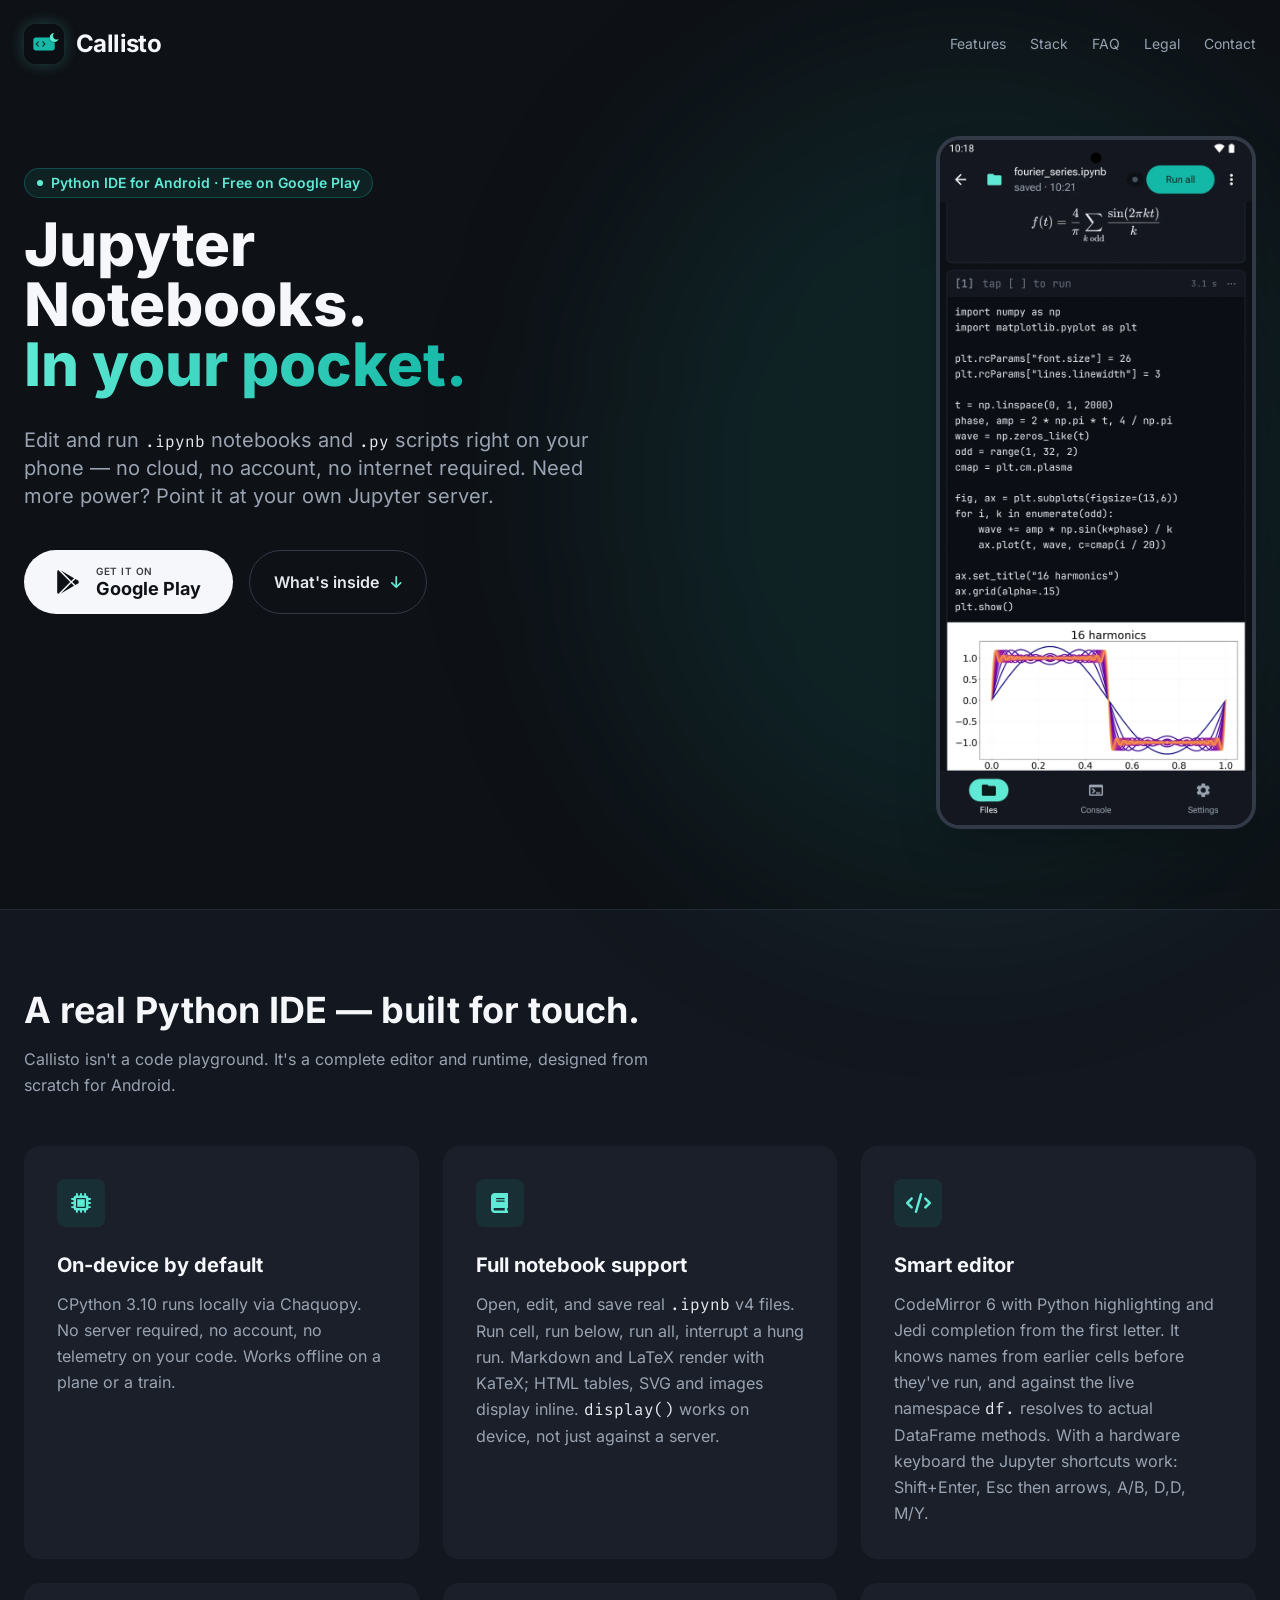
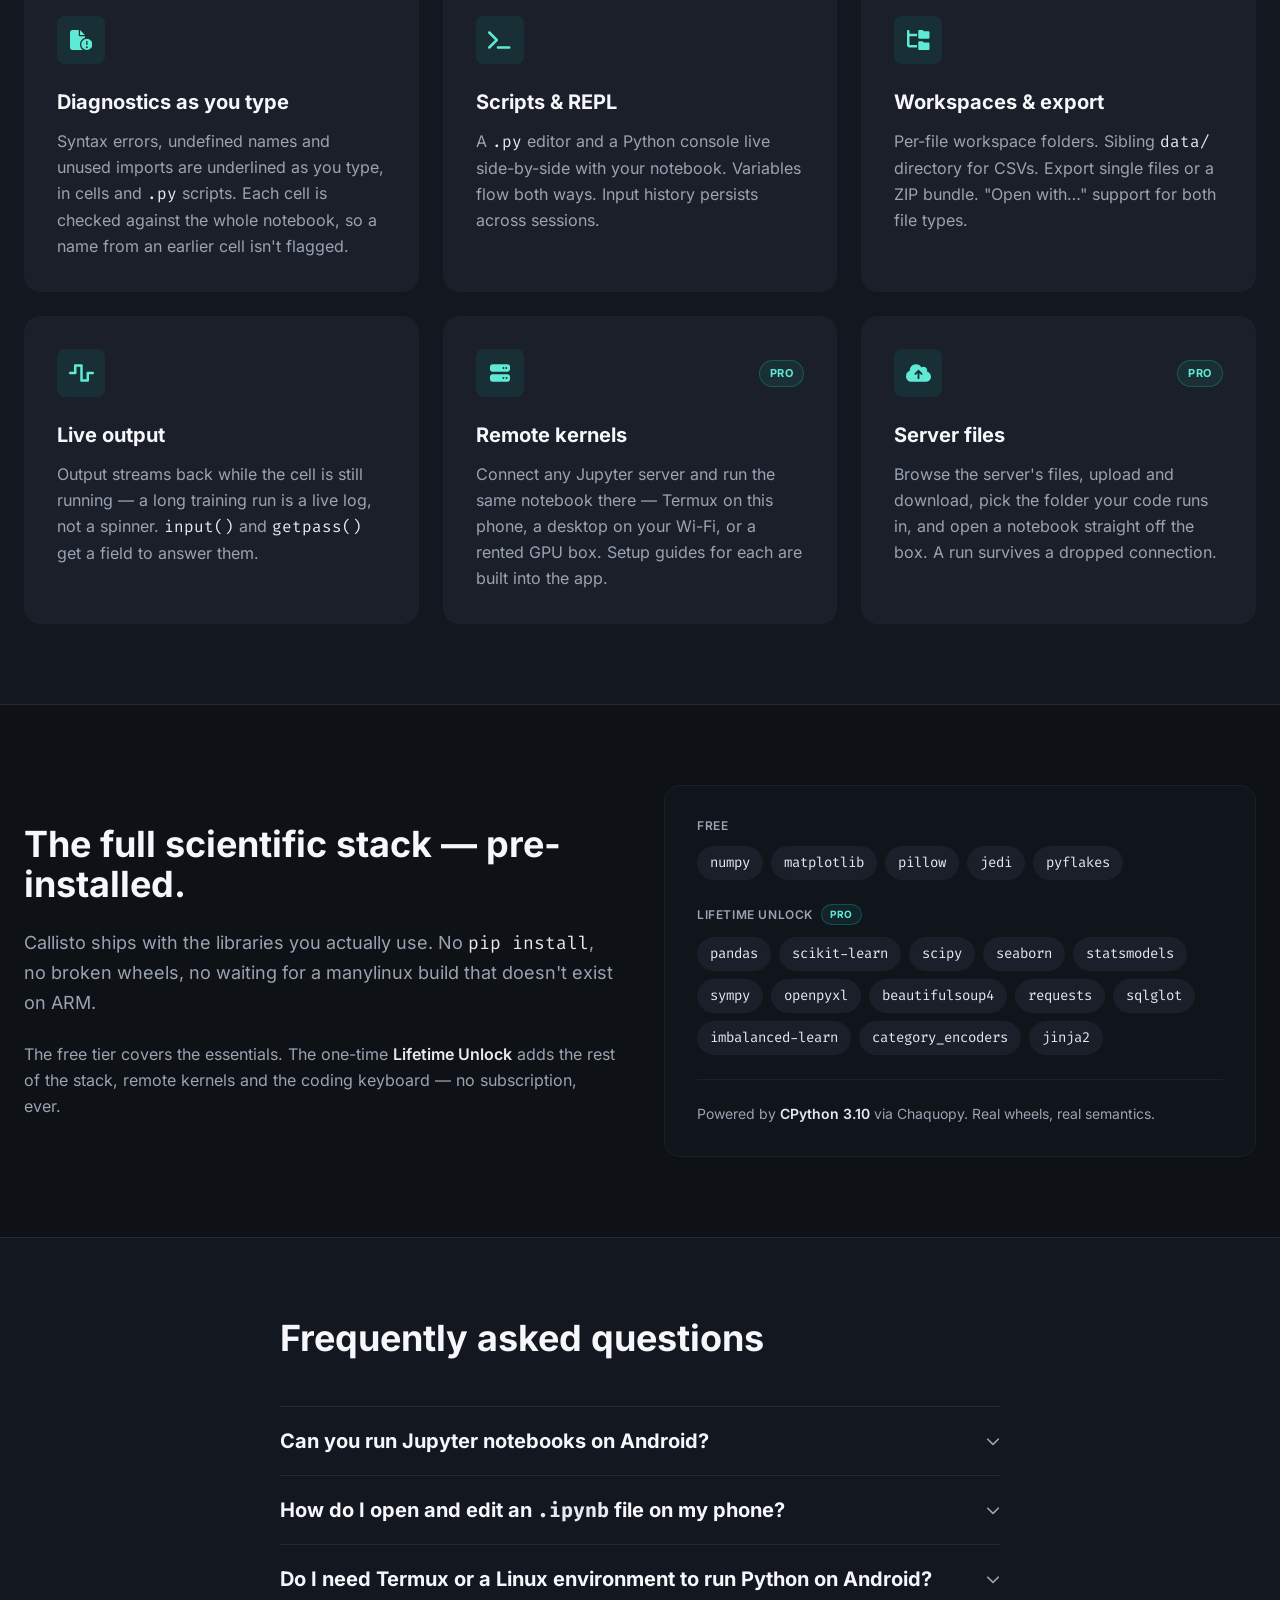
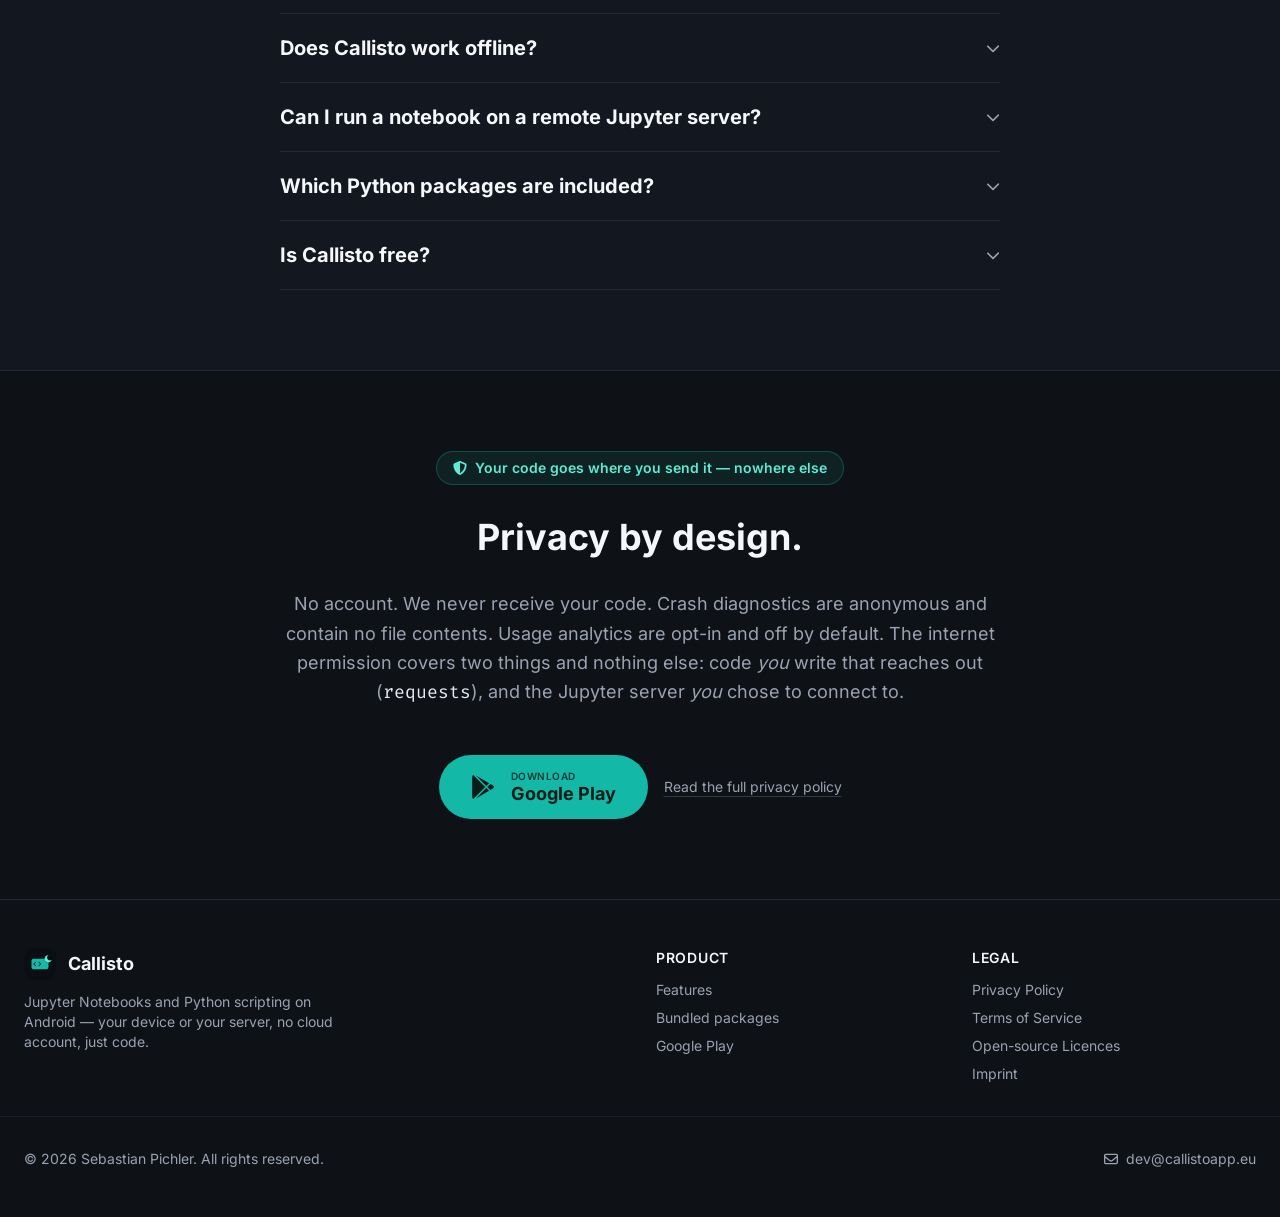
<file: index.html>
<!DOCTYPE html>
<html lang="en" class="motion-safe:scroll-smooth">
<head>
    <meta charset="UTF-8">
    <meta name="viewport" content="width=device-width, initial-scale=1.0">
    <meta name="description" content="Callisto is a Jupyter Notebook and Python IDE app for Android. Open, edit, and run .ipynb notebooks and .py scripts on your phone — offline by default, or on a Jupyter server you provide, with the scientific Python stack built in.">
    <meta name="theme-color" content="#0E1116">
    <title>Callisto — Run &amp; Edit Jupyter Notebooks on Android</title>

    <link rel="canonical" href="https://callistoapp.eu/">

    <!-- Open Graph -->
    <meta property="og:type" content="website">
    <meta property="og:site_name" content="Callisto">
    <meta property="og:url" content="https://callistoapp.eu/">
    <meta property="og:title" content="Callisto — Run &amp; Edit Jupyter Notebooks on Android">
    <meta property="og:description" content="Open, edit, and run .ipynb notebooks and Python scripts on your Android phone — offline by default, or on your own Jupyter server. No cloud account, no Termux setup.">
    <meta property="og:image" content="https://callistoapp.eu/assets/og-image.png">
    <meta property="og:image:width" content="1200">
    <meta property="og:image:height" content="630">

    <!-- Twitter Card -->
    <meta name="twitter:card" content="summary_large_image">
    <meta name="twitter:title" content="Callisto — Run &amp; Edit Jupyter Notebooks on Android">
    <meta name="twitter:description" content="Open, edit, and run .ipynb notebooks and Python scripts on your Android phone — offline by default, or on your own Jupyter server. No cloud account, no Termux setup.">
    <meta name="twitter:image" content="https://callistoapp.eu/assets/og-image.png">

    <link rel="icon" type="image/png" href="assets/callisto-icon.png">
    <link rel="apple-touch-icon" href="assets/callisto-icon@2x.png">

    <link rel="preload" href="assets/fonts/inter-latin-wght-normal.woff2" as="font" type="font/woff2" crossorigin>

    <link rel="stylesheet" href="assets/site.css">

    <!-- Icons: Font Awesome Free 6.4.0 by @fontawesome, inlined as SVG. https://fontawesome.com/license/free (Icons: CC BY 4.0) -->

    <script type="application/ld+json">
    {
      "@context": "https://schema.org",
      "@type": "SoftwareApplication",
      "name": "Callisto: Jupyter Editor",
      "operatingSystem": "Android",
      "applicationCategory": "DeveloperApplication",
      "description": "Callisto is a Jupyter Notebook editor and Python IDE for Android. Open .ipynb files, edit cells, run Python code, and see output — on-device by default, so it works offline with no server or cloud account. Notebooks can optionally be run on a Jupyter server you provide.",
      "softwareVersion": "1.7.0",
      "url": "https://callistoapp.eu/",
      "image": "https://callistoapp.eu/assets/callisto-icon@2x.png",
      "installUrl": "https://play.google.com/store/apps/details?id=app.callisto",
      "offers": {
        "@type": "Offer",
        "price": "0",
        "priceCurrency": "EUR"
      },
      "author": {
        "@type": "Person",
        "name": "Sebastian Pichler"
      }
    }
    </script>
    <script type="application/ld+json">
    {
      "@context": "https://schema.org",
      "@type": "FAQPage",
      "mainEntity": [
        {
          "@type": "Question",
          "name": "Can you run Jupyter notebooks on Android?",
          "acceptedAnswer": {
            "@type": "Answer",
            "text": "Yes. Callisto runs Jupyter notebooks on your Android device using CPython 3.10 — no server, no Google Colab, and no internet connection required. You can run cells individually, run all, and interrupt long-running code. If you would rather use a bigger machine, connecting your own Jupyter server is optional."
          }
        },
        {
          "@type": "Question",
          "name": "How do I open and edit an .ipynb file on my phone?",
          "acceptedAnswer": {
            "@type": "Answer",
            "text": "Install Callisto from Google Play, then open the notebook from your file manager via “Open with…” or from the in-app library. Callisto reads and writes real .ipynb v4 files: edit code and Markdown cells, reorder them, run them, and save back. Code cells are checked as you type — syntax errors, undefined names and unused imports are underlined."
          }
        },
        {
          "@type": "Question",
          "name": "Do I need Termux or a Linux environment to run Python on Android?",
          "acceptedAnswer": {
            "@type": "Answer",
            "text": "No. Callisto is a regular Android app — no Termux, no proot, no pip troubleshooting. Python and the bundled packages ship inside the app and work out of the box."
          }
        },
        {
          "@type": "Question",
          "name": "Does Callisto work offline?",
          "acceptedAnswer": {
            "@type": "Answer",
            "text": "Yes. Editing and execution happen on-device by default, so Callisto works on a plane or without any signal, and there is no account. Connecting to a Jupyter server is the one thing that needs a network — it is optional, off until you set one up, and it is your server, not ours."
          }
        },
        {
          "@type": "Question",
          "name": "Can I run a notebook on a remote Jupyter server?",
          "acceptedAnswer": {
            "@type": "Answer",
            "text": "Yes, from version 1.5.0. Callisto connects to any Jupyter server — Termux on the same phone, a desktop on your Wi-Fi, or a rented GPU box — and runs your notebook there. Output streams back while the code is still running, a run survives a dropped connection, and you can browse, upload and download the server's files. Remote kernels are part of the one-time Lifetime Unlock; on-device execution stays free."
          }
        },
        {
          "@type": "Question",
          "name": "Which Python packages are included?",
          "acceptedAnswer": {
            "@type": "Answer",
            "text": "The free tier bundles numpy, matplotlib, and Pillow. The one-time Lifetime Unlock adds pandas, scikit-learn, scipy, seaborn, statsmodels, sympy, openpyxl, beautifulsoup4, requests, sqlglot, imbalanced-learn, category_encoders, and jinja2 — no subscription."
          }
        },
        {
          "@type": "Question",
          "name": "Is Callisto free?",
          "acceptedAnswer": {
            "@type": "Answer",
            "text": "Callisto is free to install and use with the core stack. A single one-time purchase unlocks the full scientific package set, remote kernels and the coding keyboard — there is no subscription."
          }
        }
      ]
    }
    </script>
    <script>document.documentElement.classList.add("js");</script>
</head>
<body class="bg-bg text-fg font-sans antialiased selection:bg-accentSolid/30 selection:text-fgStrong flex flex-col min-h-screen">

    <!-- Navigation -->
    <nav class="container mx-auto px-6 py-4 md:py-6 flex items-center justify-between">
        <a href="/" class="flex items-center gap-3">
            <img src="assets/callisto-icon.png" alt="Callisto" width="40" height="40" class="w-10 h-10 rounded-xl shadow-[0_0_15px_rgba(94,234,212,0.25)]">
            <span class="text-2xl font-bold tracking-tight text-fgStrong">Callisto</span>
        </a>
        <div class="hidden sm:flex items-center gap-6 text-sm">
            <a href="#features" class="text-fgMuted hover:text-fgStrong transition-colors">Features</a>
            <a href="#stack" class="text-fgMuted hover:text-fgStrong transition-colors">Stack</a>
            <a href="#faq" class="text-fgMuted hover:text-fgStrong transition-colors">FAQ</a>
            <a href="legal.html" class="text-fgMuted hover:text-fgStrong transition-colors">Legal</a>
            <a href="mailto:dev@callistoapp.eu" class="text-fgMuted hover:text-fgStrong transition-colors">Contact</a>
        </div>
    </nav>

    <!--
        Phone-only header CTA. Hidden while either Play button (hero or bottom CTA) is on screen,
        so there are never two at once; slides in while reading in between. Toggled by the script
        at the end of the page; without JS it just stays hidden.
    -->
    <div id="sticky-cta" class="sm:hidden fixed inset-x-0 top-0 z-50 bg-bg/90 backdrop-blur border-b border-borderApp -translate-y-full transition-transform duration-300 motion-reduce:transition-none" inert>
        <div class="container mx-auto px-6 py-2.5 flex items-center justify-between">
            <a href="#" class="flex items-center gap-2">
                <img src="assets/callisto-icon.png" alt="" width="32" height="32" class="w-8 h-8 rounded-lg">
                <span class="text-lg font-bold tracking-tight text-fgStrong">Callisto</span>
            </a>
            <a href="https://play.google.com/store/apps/details?id=app.callisto" class="inline-flex items-center gap-2 bg-fgStrong hover:bg-fg text-bg px-4 py-2 rounded-full text-sm font-bold transition-colors">
                <svg class="h-[1em] w-auto shrink-0 fill-current" viewBox="0 0 512 512" aria-hidden="true"><path d="M325.3 234.3L104.6 13l280.8 161.2-60.1 60.1zM47 0C34 6.8 25.3 19.2 25.3 35.3v441.3c0 16.1 8.7 28.5 21.7 35.3l256.6-256L47 0zm425.2 225.6l-58.9-34.1-65.7 64.5 65.7 64.5 60.1-34.1c18-14.3 18-46.5-1.2-60.8zM104.6 499l280.8-161.2-60.1-60.1L104.6 499z"/></svg>
                Get the app
            </a>
        </div>
    </div>

    <!-- Hero Section -->
    <!-- overflow-x-clip: the hero glow is wider than the viewport. clip, not hidden, so <main> doesn't become a scroll container. -->
    <main class="flex-grow overflow-x-clip">
        <div class="container mx-auto px-6 pt-6 pb-12 md:pt-12 md:pb-20 grid grid-cols-1 lg:grid-cols-2 gap-12 lg:gap-16 items-center lg:items-start">

            <!-- Hero Text -->
            <div class="max-w-xl space-y-6 md:space-y-8 z-10 lg:pt-8">
                <div class="space-y-4">
                    <p class="inline-flex items-center gap-2 px-3 py-1 rounded-full bg-accentSolid/10 border border-accentSolid/30 text-accent text-xs sm:text-sm font-semibold">
                        <span class="w-1.5 h-1.5 rounded-full bg-accent"></span>
                        Python IDE for Android &middot; Free on Google Play
                    </p>
                    <h1 class="text-4xl sm:text-5xl md:text-6xl font-extrabold leading-[1.1] text-fgStrong">
                        Jupyter Notebooks. <br>
                        <span class="text-transparent bg-clip-text bg-gradient-to-r from-accent to-accentSolid">In your pocket.</span>
                    </h1>
                </div>
                <p class="text-lg md:text-xl text-fgMuted leading-normal">
                    Edit and run <code class="font-mono text-fg text-base">.ipynb</code> notebooks and <code class="font-mono text-fg text-base">.py</code> scripts right on your phone — no cloud, no account, no internet required. Need more power? Point it at your own Jupyter server.
                </p>
                <div class="pt-2 flex flex-col sm:flex-row gap-4">
                    <a href="https://play.google.com/store/apps/details?id=app.callisto" data-play-cta class="inline-flex items-center gap-4 bg-fgStrong hover:bg-fg text-bg px-8 py-4 rounded-full font-bold transition-all transform hover:scale-105 hover:shadow-[0_0_20px_rgba(230,233,239,0.2)]">
                        <svg class="text-2xl h-[1em] w-auto shrink-0 fill-current" viewBox="0 0 512 512" aria-hidden="true"><path d="M325.3 234.3L104.6 13l280.8 161.2-60.1 60.1zM47 0C34 6.8 25.3 19.2 25.3 35.3v441.3c0 16.1 8.7 28.5 21.7 35.3l256.6-256L47 0zm425.2 225.6l-58.9-34.1-65.7 64.5 65.7 64.5 60.1-34.1c18-14.3 18-46.5-1.2-60.8zM104.6 499l280.8-161.2-60.1-60.1L104.6 499z"/></svg>
                        <div class="flex flex-col text-left">
                            <span class="text-[10px] uppercase tracking-wider font-semibold opacity-80 leading-none mb-1">Get it on</span>
                            <span class="text-lg leading-none">Google Play</span>
                        </div>
                    </a>
                    <a href="#features" class="inline-flex items-center justify-center gap-3 border border-borderStrong hover:border-accent text-fg px-6 py-4 rounded-full font-semibold transition-colors">
                        <span>What's inside</span>
                        <svg class="text-sm text-accent h-[1em] w-auto shrink-0 fill-current" viewBox="0 0 384 512" aria-hidden="true"><path d="M169.4 470.6c12.5 12.5 32.8 12.5 45.3 0l160-160c12.5-12.5 12.5-32.8 0-45.3s-32.8-12.5-45.3 0L224 370.8 224 64c0-17.7-14.3-32-32-32s-32 14.3-32 32l0 306.7L54.6 265.4c-12.5-12.5-32.8-12.5-45.3 0s-12.5 32.8 0 45.3l160 160z"/></svg>
                    </a>
                </div>
            </div>

            <!-- Hero Phone Mockup -->
            <div class="relative flex justify-center lg:justify-end">
                <div class="absolute top-1/2 left-1/2 -translate-x-1/2 -translate-y-1/2 w-[120%] h-[120%] bg-accentSolid/10 blur-[100px] rounded-full pointer-events-none"></div>

                <!--
                    Phone mockup. The frame matches the screenshot aspect ratio (1150:2492 ~ 9:19.5)
                    so the image fills it without cropping.

                    The corner radius is a constraint, not a taste call: the frame clips the
                    screenshot, and the status bar sits ~3.4 px below the top edge at the 280 px
                    width with the clock 10.7 px in from the left. 2.5rem (36 px inner) cut the
                    leading "1" off the clock and clipped the battery; 1.5rem (20 px inner) clears
                    both with ~10 % margin. Re-check this if the screenshot is ever reshot with a
                    different status-bar layout.
                -->
                <div class="relative w-[280px] sm:w-[320px] aspect-[1150/2492] bg-bg border-4 border-borderStrong rounded-[1.5rem] shadow-2xl overflow-hidden">
                    <img src="assets/screenshot.webp" width="720" height="1561"
                         alt="Callisto running on Android"
                         decoding="async"
                         class="absolute inset-0 w-full h-full object-cover object-top">
                    <!-- Pixel-style centered punch-hole camera -->
                    <div class="absolute top-[10px] sm:top-[12px] left-1/2 -translate-x-1/2 w-2.5 h-2.5 sm:w-3 sm:h-3 rounded-full bg-black shadow-[inset_0_0_0_1px_rgba(255,255,255,0.06)] z-20"></div>
                </div>
            </div>

        </div>

        <!-- Features Section -->
        <section id="features" class="bg-bg2 border-y border-borderApp py-14 md:py-20 overflow-hidden scroll-mt-20">
            <div class="container mx-auto px-6">
                <div class="max-w-2xl mb-8 md:mb-12">
                    <h2 class="text-3xl md:text-4xl font-bold text-fgStrong mb-4">A real Python IDE — built for touch.</h2>
                    <p class="text-fgMuted leading-relaxed">
                        Callisto isn't a code playground. It's a complete editor and runtime, designed from scratch for Android.
                    </p>
                </div>

                <div class="grid grid-cols-1 md:grid-cols-2 lg:grid-cols-3 gap-6">

                    <div class="reveal-item bg-bg3 border border-borderSoft hover:border-borderStrong transition-colors rounded-2xl p-6 md:p-8 flex flex-col">
                        <div class="w-12 h-12 bg-accentSolid/10 rounded-lg flex items-center justify-center mb-6">
                            <svg class="text-accent text-xl h-[1em] w-auto shrink-0 fill-current" viewBox="0 0 512 512" aria-hidden="true"><path d="M176 24c0-13.3-10.7-24-24-24s-24 10.7-24 24V64c-35.3 0-64 28.7-64 64H24c-13.3 0-24 10.7-24 24s10.7 24 24 24H64v56H24c-13.3 0-24 10.7-24 24s10.7 24 24 24H64v56H24c-13.3 0-24 10.7-24 24s10.7 24 24 24H64c0 35.3 28.7 64 64 64v40c0 13.3 10.7 24 24 24s24-10.7 24-24V448h56v40c0 13.3 10.7 24 24 24s24-10.7 24-24V448h56v40c0 13.3 10.7 24 24 24s24-10.7 24-24V448c35.3 0 64-28.7 64-64h40c13.3 0 24-10.7 24-24s-10.7-24-24-24H448V280h40c13.3 0 24-10.7 24-24s-10.7-24-24-24H448V176h40c13.3 0 24-10.7 24-24s-10.7-24-24-24H448c0-35.3-28.7-64-64-64V24c0-13.3-10.7-24-24-24s-24 10.7-24 24V64H280V24c0-13.3-10.7-24-24-24s-24 10.7-24 24V64H176V24zM160 128H352c17.7 0 32 14.3 32 32V352c0 17.7-14.3 32-32 32H160c-17.7 0-32-14.3-32-32V160c0-17.7 14.3-32 32-32zm192 32H160V352H352V160z"/></svg>
                        </div>
                        <h3 class="text-xl font-bold text-fgStrong mb-3">On-device by default</h3>
                        <p class="text-fgMuted leading-relaxed">
                            CPython 3.10 runs locally via Chaquopy. No server required, no account, no telemetry on your code. Works offline on a plane or a train.
                        </p>
                    </div>

                    <div class="reveal-item bg-bg3 border border-borderSoft hover:border-borderStrong transition-colors rounded-2xl p-6 md:p-8 flex flex-col">
                        <div class="w-12 h-12 bg-accentSolid/10 rounded-lg flex items-center justify-center mb-6">
                            <svg class="text-accent text-xl h-[1em] w-auto shrink-0 fill-current" viewBox="0 0 448 512" aria-hidden="true"><path d="M96 0C43 0 0 43 0 96V416c0 53 43 96 96 96H384h32c17.7 0 32-14.3 32-32s-14.3-32-32-32V384c17.7 0 32-14.3 32-32V32c0-17.7-14.3-32-32-32H384 96zm0 384H352v64H96c-17.7 0-32-14.3-32-32s14.3-32 32-32zm32-240c0-8.8 7.2-16 16-16H336c8.8 0 16 7.2 16 16s-7.2 16-16 16H144c-8.8 0-16-7.2-16-16zm16 48H336c8.8 0 16 7.2 16 16s-7.2 16-16 16H144c-8.8 0-16-7.2-16-16s7.2-16 16-16z"/></svg>
                        </div>
                        <h3 class="text-xl font-bold text-fgStrong mb-3">Full notebook support</h3>
                        <p class="text-fgMuted leading-relaxed">
                            Open, edit, and save real <code class="font-mono text-fg">.ipynb</code> v4 files. Run cell, run below, run all, interrupt a hung run. Markdown and LaTeX render with KaTeX; HTML tables, SVG and images display inline. <code class="font-mono text-fg">display()</code> works on device, not just against a server.
                        </p>
                    </div>

                    <div class="reveal-item bg-bg3 border border-borderSoft hover:border-borderStrong transition-colors rounded-2xl p-6 md:p-8 flex flex-col">
                        <div class="w-12 h-12 bg-accentSolid/10 rounded-lg flex items-center justify-center mb-6">
                            <svg class="text-accent text-xl h-[1em] w-auto shrink-0 fill-current" viewBox="0 0 640 512" aria-hidden="true"><path d="M392.8 1.2c-17-4.9-34.7 5-39.6 22l-128 448c-4.9 17 5 34.7 22 39.6s34.7-5 39.6-22l128-448c4.9-17-5-34.7-22-39.6zm80.6 120.1c-12.5 12.5-12.5 32.8 0 45.3L562.7 256l-89.4 89.4c-12.5 12.5-12.5 32.8 0 45.3s32.8 12.5 45.3 0l112-112c12.5-12.5 12.5-32.8 0-45.3l-112-112c-12.5-12.5-32.8-12.5-45.3 0zm-306.7 0c-12.5-12.5-32.8-12.5-45.3 0l-112 112c-12.5 12.5-12.5 32.8 0 45.3l112 112c12.5 12.5 32.8 12.5 45.3 0s12.5-32.8 0-45.3L77.3 256l89.4-89.4c12.5-12.5 12.5-32.8 0-45.3z"/></svg>
                        </div>
                        <h3 class="text-xl font-bold text-fgStrong mb-3">Smart editor</h3>
                        <p class="text-fgMuted leading-relaxed">
                            CodeMirror 6 with Python highlighting and Jedi completion from the first letter. It knows names from earlier cells before they've run, and against the live namespace <code class="font-mono text-fg">df.</code> resolves to actual DataFrame methods. With a hardware keyboard the Jupyter shortcuts work: Shift+Enter, Esc then arrows, A/B, D,D, M/Y.
                        </p>
                    </div>

                    <div class="reveal-item bg-bg3 border border-borderSoft hover:border-borderStrong transition-colors rounded-2xl p-6 md:p-8 flex flex-col">
                        <div class="w-12 h-12 bg-accentSolid/10 rounded-lg flex items-center justify-center mb-6">
                            <svg class="text-accent text-xl h-[1em] w-auto shrink-0 fill-current" viewBox="0 0 576 512" aria-hidden="true"><path d="M0 64C0 28.7 28.7 0 64 0H224V128c0 17.7 14.3 32 32 32H384v38.6C310.1 219.5 256 287.4 256 368c0 59.1 29.1 111.3 73.7 143.3c-3.2 .5-6.4 .7-9.7 .7H64c-35.3 0-64-28.7-64-64V64zm384 64H256V0L384 128zm48 96a144 144 0 1 1 0 288 144 144 0 1 1 0-288zm0 240a24 24 0 1 0 0-48 24 24 0 1 0 0 48zm0-192c-8.8 0-16 7.2-16 16v80c0 8.8 7.2 16 16 16s16-7.2 16-16V288c0-8.8-7.2-16-16-16z"/></svg>
                        </div>
                        <h3 class="text-xl font-bold text-fgStrong mb-3">Diagnostics as you type</h3>
                        <p class="text-fgMuted leading-relaxed">
                            Syntax errors, undefined names and unused imports are underlined as you type, in cells and <code class="font-mono text-fg">.py</code> scripts. Each cell is checked against the whole notebook, so a name from an earlier cell isn't flagged.
                        </p>
                    </div>
                    <div class="reveal-item bg-bg3 border border-borderSoft hover:border-borderStrong transition-colors rounded-2xl p-6 md:p-8 flex flex-col">
                        <div class="w-12 h-12 bg-accentSolid/10 rounded-lg flex items-center justify-center mb-6">
                            <svg class="text-accent text-xl h-[1em] w-auto shrink-0 fill-current" viewBox="0 0 576 512" aria-hidden="true"><path d="M9.4 86.6C-3.1 74.1-3.1 53.9 9.4 41.4s32.8-12.5 45.3 0l192 192c12.5 12.5 12.5 32.8 0 45.3l-192 192c-12.5 12.5-32.8 12.5-45.3 0s-12.5-32.8 0-45.3L178.7 256 9.4 86.6zM256 416H544c17.7 0 32 14.3 32 32s-14.3 32-32 32H256c-17.7 0-32-14.3-32-32s14.3-32 32-32z"/></svg>
                        </div>
                        <h3 class="text-xl font-bold text-fgStrong mb-3">Scripts &amp; REPL</h3>
                        <p class="text-fgMuted leading-relaxed">
                            A <code class="font-mono text-fg">.py</code> editor and a Python console live side-by-side with your notebook. Variables flow both ways. Input history persists across sessions.
                        </p>
                    </div>

                    <div class="reveal-item bg-bg3 border border-borderSoft hover:border-borderStrong transition-colors rounded-2xl p-6 md:p-8 flex flex-col">
                        <div class="w-12 h-12 bg-accentSolid/10 rounded-lg flex items-center justify-center mb-6">
                            <svg class="text-accent text-xl h-[1em] w-auto shrink-0 fill-current" viewBox="0 0 576 512" aria-hidden="true"><path d="M64 32C64 14.3 49.7 0 32 0S0 14.3 0 32v96V384c0 35.3 28.7 64 64 64H256V384H64V160H256V96H64V32zM288 192c0 17.7 14.3 32 32 32H544c17.7 0 32-14.3 32-32V64c0-17.7-14.3-32-32-32H445.3c-8.5 0-16.6-3.4-22.6-9.4L409.4 9.4c-6-6-14.1-9.4-22.6-9.4H320c-17.7 0-32 14.3-32 32V192zm0 288c0 17.7 14.3 32 32 32H544c17.7 0 32-14.3 32-32V352c0-17.7-14.3-32-32-32H445.3c-8.5 0-16.6-3.4-22.6-9.4l-13.3-13.3c-6-6-14.1-9.4-22.6-9.4H320c-17.7 0-32 14.3-32 32V480z"/></svg>
                        </div>
                        <h3 class="text-xl font-bold text-fgStrong mb-3">Workspaces &amp; export</h3>
                        <p class="text-fgMuted leading-relaxed">
                            Per-file workspace folders. Sibling <code class="font-mono text-fg">data/</code> directory for CSVs. Export single files or a ZIP bundle. "Open with…" support for both file types.
                        </p>
                    </div>

                    <div class="reveal-item bg-bg3 border border-borderSoft hover:border-borderStrong transition-colors rounded-2xl p-6 md:p-8 flex flex-col">
                        <div class="w-12 h-12 bg-accentSolid/10 rounded-lg flex items-center justify-center mb-6">
                            <svg class="text-accent text-xl h-[1em] w-auto shrink-0 fill-current" viewBox="0 0 640 512" aria-hidden="true"><path d="M128 64c0-17.7 14.3-32 32-32H320c17.7 0 32 14.3 32 32V416h96V256c0-17.7 14.3-32 32-32H608c17.7 0 32 14.3 32 32s-14.3 32-32 32H512V448c0 17.7-14.3 32-32 32H320c-17.7 0-32-14.3-32-32V96H192V256c0 17.7-14.3 32-32 32H32c-17.7 0-32-14.3-32-32s14.3-32 32-32h96V64z"/></svg>
                        </div>
                        <h3 class="text-xl font-bold text-fgStrong mb-3">Live output</h3>
                        <p class="text-fgMuted leading-relaxed">
                            Output streams back while the cell is still running — a long training run is a live log, not a spinner. <code class="font-mono text-fg">input()</code> and <code class="font-mono text-fg">getpass()</code> get a field to answer them.
                        </p>
                    </div>

                    <div class="reveal-item bg-bg3 border border-borderSoft hover:border-borderStrong transition-colors rounded-2xl p-6 md:p-8 flex flex-col">
                        <div class="flex items-center justify-between mb-6">
                            <div class="w-12 h-12 bg-accentSolid/10 rounded-lg flex items-center justify-center">
                                <svg class="text-accent text-xl h-[1em] w-auto shrink-0 fill-current" viewBox="0 0 512 512" aria-hidden="true"><path d="M64 32C28.7 32 0 60.7 0 96v64c0 35.3 28.7 64 64 64H448c35.3 0 64-28.7 64-64V96c0-35.3-28.7-64-64-64H64zm280 72a24 24 0 1 1 0 48 24 24 0 1 1 0-48zm48 24a24 24 0 1 1 48 0 24 24 0 1 1 -48 0zM64 288c-35.3 0-64 28.7-64 64v64c0 35.3 28.7 64 64 64H448c35.3 0 64-28.7 64-64V352c0-35.3-28.7-64-64-64H64zm280 72a24 24 0 1 1 0 48 24 24 0 1 1 0-48zm56 24a24 24 0 1 1 48 0 24 24 0 1 1 -48 0z"/></svg>
                            </div>
                            <span class="px-2.5 py-1 rounded-full bg-accentSolid/10 border border-accentSolid/30 text-accent text-[11px] font-bold uppercase tracking-wider">Pro</span>
                        </div>
                        <h3 class="text-xl font-bold text-fgStrong mb-3">Remote kernels</h3>
                        <p class="text-fgMuted leading-relaxed">
                            Connect any Jupyter server and run the same notebook there — Termux on this phone, a desktop on your Wi-Fi, or a rented GPU box. Setup guides for each are built into the app.
                        </p>
                    </div>

                    <div class="reveal-item bg-bg3 border border-borderSoft hover:border-borderStrong transition-colors rounded-2xl p-6 md:p-8 flex flex-col">
                        <div class="flex items-center justify-between mb-6">
                            <div class="w-12 h-12 bg-accentSolid/10 rounded-lg flex items-center justify-center">
                                <svg class="text-accent text-xl h-[1em] w-auto shrink-0 fill-current" viewBox="0 0 640 512" aria-hidden="true"><path d="M144 480C64.5 480 0 415.5 0 336c0-62.8 40.2-116.2 96.2-135.9c-.1-2.7-.2-5.4-.2-8.1c0-88.4 71.6-160 160-160c59.3 0 111 32.2 138.7 80.2C409.9 102 428.3 96 448 96c53 0 96 43 96 96c0 12.2-2.3 23.8-6.4 34.6C596 238.4 640 290.1 640 352c0 70.7-57.3 128-128 128H144zm79-217c-9.4 9.4-9.4 24.6 0 33.9s24.6 9.4 33.9 0l39-39V392c0 13.3 10.7 24 24 24s24-10.7 24-24V257.9l39 39c9.4 9.4 24.6 9.4 33.9 0s9.4-24.6 0-33.9l-80-80c-9.4-9.4-24.6-9.4-33.9 0l-80 80z"/></svg>
                            </div>
                            <span class="px-2.5 py-1 rounded-full bg-accentSolid/10 border border-accentSolid/30 text-accent text-[11px] font-bold uppercase tracking-wider">Pro</span>
                        </div>
                        <h3 class="text-xl font-bold text-fgStrong mb-3">Server files</h3>
                        <p class="text-fgMuted leading-relaxed">
                            Browse the server's files, upload and download, pick the folder your code runs in, and open a notebook straight off the box. A run survives a dropped connection.
                        </p>
                    </div>

                </div>
            </div>
        </section>

        <!-- Stack Section -->
        <section id="stack" class="py-14 md:py-20 scroll-mt-20">
            <div class="container mx-auto px-6 grid grid-cols-1 lg:grid-cols-2 gap-8 lg:gap-12 items-center">
                <div class="space-y-6">
                    <h2 class="text-3xl md:text-4xl font-bold text-fgStrong">The full scientific stack — pre-installed.</h2>
                    <p class="text-fgMuted leading-relaxed text-lg">
                        Callisto ships with the libraries you actually use. No <code class="font-mono text-fg">pip install</code>, no broken wheels, no waiting for a manylinux build that doesn't exist on ARM.
                    </p>
                    <p class="text-fgMuted leading-relaxed">
                        The free tier covers the essentials. The one-time <span class="text-fg font-semibold">Lifetime Unlock</span> adds the rest of the stack, remote kernels and the coding keyboard — no subscription, ever.
                    </p>
                </div>
                <div class="bg-panel border border-borderSoft rounded-2xl p-6 md:p-8">
                    <p class="text-xs font-semibold uppercase tracking-wider text-fgMuted mb-3">Free</p>
                    <div class="flex flex-wrap gap-2">
                        <span class="px-3 py-1.5 rounded-full bg-bg3 border border-borderSoft text-sm font-mono text-fg">numpy</span>
                        <span class="px-3 py-1.5 rounded-full bg-bg3 border border-borderSoft text-sm font-mono text-fg">matplotlib</span>
                        <span class="px-3 py-1.5 rounded-full bg-bg3 border border-borderSoft text-sm font-mono text-fg">pillow</span>
                        <span class="px-3 py-1.5 rounded-full bg-bg3 border border-borderSoft text-sm font-mono text-fg">jedi</span>
                        <span class="px-3 py-1.5 rounded-full bg-bg3 border border-borderSoft text-sm font-mono text-fg">pyflakes</span>
                    </div>
                    <div class="flex items-center gap-2 mt-6 mb-3">
                        <p class="text-xs font-semibold uppercase tracking-wider text-fgMuted">Lifetime Unlock</p>
                        <span class="px-2 py-0.5 rounded-full bg-accentSolid/10 border border-accentSolid/30 text-accent text-[10px] font-bold uppercase tracking-wider">Pro</span>
                    </div>
                    <div class="flex flex-wrap gap-2">
                        <span class="px-3 py-1.5 rounded-full bg-bg3 border border-borderSoft text-sm font-mono text-fg">pandas</span>
                        <span class="px-3 py-1.5 rounded-full bg-bg3 border border-borderSoft text-sm font-mono text-fg">scikit-learn</span>
                        <span class="px-3 py-1.5 rounded-full bg-bg3 border border-borderSoft text-sm font-mono text-fg">scipy</span>
                        <span class="px-3 py-1.5 rounded-full bg-bg3 border border-borderSoft text-sm font-mono text-fg">seaborn</span>
                        <span class="px-3 py-1.5 rounded-full bg-bg3 border border-borderSoft text-sm font-mono text-fg">statsmodels</span>
                        <span class="px-3 py-1.5 rounded-full bg-bg3 border border-borderSoft text-sm font-mono text-fg">sympy</span>
                        <span class="px-3 py-1.5 rounded-full bg-bg3 border border-borderSoft text-sm font-mono text-fg">openpyxl</span>
                        <span class="px-3 py-1.5 rounded-full bg-bg3 border border-borderSoft text-sm font-mono text-fg">beautifulsoup4</span>
                        <span class="px-3 py-1.5 rounded-full bg-bg3 border border-borderSoft text-sm font-mono text-fg">requests</span>
                        <span class="px-3 py-1.5 rounded-full bg-bg3 border border-borderSoft text-sm font-mono text-fg">sqlglot</span>
                        <span class="px-3 py-1.5 rounded-full bg-bg3 border border-borderSoft text-sm font-mono text-fg">imbalanced-learn</span>
                        <span class="px-3 py-1.5 rounded-full bg-bg3 border border-borderSoft text-sm font-mono text-fg">category_encoders</span>
                        <span class="px-3 py-1.5 rounded-full bg-bg3 border border-borderSoft text-sm font-mono text-fg">jinja2</span>
                    </div>
                    <div class="mt-6 pt-6 border-t border-borderSoft text-sm text-fgMuted">
                        Powered by <span class="text-fg font-semibold">CPython 3.10</span> via Chaquopy. Real wheels, real semantics.
                    </div>
                </div>
            </div>
        </section>

        <!-- FAQ Section. Collapsed <details>: answers stay in the DOM, matching the FAQPage JSON-LD above. -->
        <section id="faq" class="bg-bg2 border-t border-borderApp py-14 md:py-20 scroll-mt-20">
            <div class="container mx-auto px-6 max-w-3xl">
                <h2 class="text-3xl md:text-4xl font-bold text-fgStrong mb-8 md:mb-12">Frequently asked questions</h2>
                <div class="border-y border-borderApp divide-y divide-borderApp">

                    <details class="group">
                        <summary class="flex items-center justify-between gap-4 py-5 cursor-pointer list-none [&::-webkit-details-marker]:hidden">
                            <h3 class="text-lg md:text-xl font-bold text-fgStrong">Can you run Jupyter notebooks on Android?</h3>
                            <svg class="text-sm text-fgMuted transition-transform group-open:rotate-180 h-[1em] w-auto shrink-0 fill-current" viewBox="0 0 512 512" aria-hidden="true"><path d="M233.4 406.6c12.5 12.5 32.8 12.5 45.3 0l192-192c12.5-12.5 12.5-32.8 0-45.3s-32.8-12.5-45.3 0L256 338.7 86.6 169.4c-12.5-12.5-32.8-12.5-45.3 0s-12.5 32.8 0 45.3l192 192z"/></svg>
                        </summary>
                        <p class="pb-6 text-fgMuted leading-relaxed">
                            Yes. Callisto runs Jupyter notebooks on your Android device using CPython 3.10 — no server, no Google Colab, and no internet connection required. You can run cells individually, run all, and interrupt long-running code. If you would rather use a bigger machine, connecting your own Jupyter server is optional.
                        </p>
                    </details>

                    <details class="group">
                        <summary class="flex items-center justify-between gap-4 py-5 cursor-pointer list-none [&::-webkit-details-marker]:hidden">
                            <h3 class="text-lg md:text-xl font-bold text-fgStrong">How do I open and edit an <code class="font-mono text-fg">.ipynb</code> file on my phone?</h3>
                            <svg class="text-sm text-fgMuted transition-transform group-open:rotate-180 h-[1em] w-auto shrink-0 fill-current" viewBox="0 0 512 512" aria-hidden="true"><path d="M233.4 406.6c12.5 12.5 32.8 12.5 45.3 0l192-192c12.5-12.5 12.5-32.8 0-45.3s-32.8-12.5-45.3 0L256 338.7 86.6 169.4c-12.5-12.5-32.8-12.5-45.3 0s-12.5 32.8 0 45.3l192 192z"/></svg>
                        </summary>
                        <p class="pb-6 text-fgMuted leading-relaxed">
                            Install Callisto from Google Play, then open the notebook from your file manager via &ldquo;Open with&hellip;&rdquo; or from the in-app library. Callisto reads and writes real <code class="font-mono text-fg">.ipynb</code> v4 files: edit code and Markdown cells, reorder them, run them, and save back. Code cells are checked as you type — syntax errors, undefined names and unused imports are underlined.
                        </p>
                    </details>

                    <details class="group">
                        <summary class="flex items-center justify-between gap-4 py-5 cursor-pointer list-none [&::-webkit-details-marker]:hidden">
                            <h3 class="text-lg md:text-xl font-bold text-fgStrong">Do I need Termux or a Linux environment to run Python on Android?</h3>
                            <svg class="text-sm text-fgMuted transition-transform group-open:rotate-180 h-[1em] w-auto shrink-0 fill-current" viewBox="0 0 512 512" aria-hidden="true"><path d="M233.4 406.6c12.5 12.5 32.8 12.5 45.3 0l192-192c12.5-12.5 12.5-32.8 0-45.3s-32.8-12.5-45.3 0L256 338.7 86.6 169.4c-12.5-12.5-32.8-12.5-45.3 0s-12.5 32.8 0 45.3l192 192z"/></svg>
                        </summary>
                        <p class="pb-6 text-fgMuted leading-relaxed">
                            No. Callisto is a regular Android app — no Termux, no proot, no pip troubleshooting. Python and the bundled packages ship inside the app and work out of the box.
                        </p>
                    </details>

                    <details class="group">
                        <summary class="flex items-center justify-between gap-4 py-5 cursor-pointer list-none [&::-webkit-details-marker]:hidden">
                            <h3 class="text-lg md:text-xl font-bold text-fgStrong">Does Callisto work offline?</h3>
                            <svg class="text-sm text-fgMuted transition-transform group-open:rotate-180 h-[1em] w-auto shrink-0 fill-current" viewBox="0 0 512 512" aria-hidden="true"><path d="M233.4 406.6c12.5 12.5 32.8 12.5 45.3 0l192-192c12.5-12.5 12.5-32.8 0-45.3s-32.8-12.5-45.3 0L256 338.7 86.6 169.4c-12.5-12.5-32.8-12.5-45.3 0s-12.5 32.8 0 45.3l192 192z"/></svg>
                        </summary>
                        <p class="pb-6 text-fgMuted leading-relaxed">
                            Yes. Editing and execution happen on-device by default, so Callisto works on a plane or without any signal, and there is no account. Connecting to a Jupyter server is the one thing that needs a network — it is optional, off until you set one up, and it is your server, not ours.
                        </p>
                    </details>

                    <details class="group">
                        <summary class="flex items-center justify-between gap-4 py-5 cursor-pointer list-none [&::-webkit-details-marker]:hidden">
                            <h3 class="text-lg md:text-xl font-bold text-fgStrong">Can I run a notebook on a remote Jupyter server?</h3>
                            <svg class="text-sm text-fgMuted transition-transform group-open:rotate-180 h-[1em] w-auto shrink-0 fill-current" viewBox="0 0 512 512" aria-hidden="true"><path d="M233.4 406.6c12.5 12.5 32.8 12.5 45.3 0l192-192c12.5-12.5 12.5-32.8 0-45.3s-32.8-12.5-45.3 0L256 338.7 86.6 169.4c-12.5-12.5-32.8-12.5-45.3 0s-12.5 32.8 0 45.3l192 192z"/></svg>
                        </summary>
                        <p class="pb-6 text-fgMuted leading-relaxed">
                            Yes, from version 1.5.0. Callisto connects to any Jupyter server &mdash; Termux on the same phone, a desktop on your Wi-Fi, or a rented GPU box &mdash; and runs your notebook there. Output streams back while the code is still running, a run survives a dropped connection, and you can browse, upload and download the server's files. Remote kernels are part of the one-time Lifetime Unlock; on-device execution stays free.
                        </p>
                    </details>

                    <details class="group">
                        <summary class="flex items-center justify-between gap-4 py-5 cursor-pointer list-none [&::-webkit-details-marker]:hidden">
                            <h3 class="text-lg md:text-xl font-bold text-fgStrong">Which Python packages are included?</h3>
                            <svg class="text-sm text-fgMuted transition-transform group-open:rotate-180 h-[1em] w-auto shrink-0 fill-current" viewBox="0 0 512 512" aria-hidden="true"><path d="M233.4 406.6c12.5 12.5 32.8 12.5 45.3 0l192-192c12.5-12.5 12.5-32.8 0-45.3s-32.8-12.5-45.3 0L256 338.7 86.6 169.4c-12.5-12.5-32.8-12.5-45.3 0s-12.5 32.8 0 45.3l192 192z"/></svg>
                        </summary>
                        <p class="pb-6 text-fgMuted leading-relaxed">
                            The free tier bundles <code class="font-mono text-fg">numpy</code>, <code class="font-mono text-fg">matplotlib</code>, and <code class="font-mono text-fg">Pillow</code>. The one-time Lifetime Unlock adds <code class="font-mono text-fg">pandas</code>, <code class="font-mono text-fg">scikit-learn</code>, <code class="font-mono text-fg">scipy</code>, <code class="font-mono text-fg">seaborn</code>, <code class="font-mono text-fg">statsmodels</code>, <code class="font-mono text-fg">sympy</code>, <code class="font-mono text-fg">openpyxl</code>, <code class="font-mono text-fg">beautifulsoup4</code>, <code class="font-mono text-fg">requests</code>, <code class="font-mono text-fg">sqlglot</code>, <code class="font-mono text-fg">imbalanced-learn</code>, <code class="font-mono text-fg">category_encoders</code>, and <code class="font-mono text-fg">jinja2</code> — no subscription.
                        </p>
                    </details>

                    <details class="group">
                        <summary class="flex items-center justify-between gap-4 py-5 cursor-pointer list-none [&::-webkit-details-marker]:hidden">
                            <h3 class="text-lg md:text-xl font-bold text-fgStrong">Is Callisto free?</h3>
                            <svg class="text-sm text-fgMuted transition-transform group-open:rotate-180 h-[1em] w-auto shrink-0 fill-current" viewBox="0 0 512 512" aria-hidden="true"><path d="M233.4 406.6c12.5 12.5 32.8 12.5 45.3 0l192-192c12.5-12.5 12.5-32.8 0-45.3s-32.8-12.5-45.3 0L256 338.7 86.6 169.4c-12.5-12.5-32.8-12.5-45.3 0s-12.5 32.8 0 45.3l192 192z"/></svg>
                        </summary>
                        <p class="pb-6 text-fgMuted leading-relaxed">
                            Callisto is free to install and use with the core stack. A single one-time purchase unlocks the full scientific package set, remote kernels and the coding keyboard — there is no subscription.
                        </p>
                    </details>

                </div>
            </div>
        </section>

        <!-- Privacy / CTA Section -->
        <section class="border-t border-borderApp py-14 md:py-20">
            <div class="container mx-auto px-6 max-w-3xl text-center space-y-6 md:space-y-8">
                <div class="inline-flex items-center gap-2 px-4 py-1.5 rounded-full bg-accentSolid/10 border border-accentSolid/30 text-accent text-sm font-semibold">
                    <svg class="h-[1em] w-auto shrink-0 fill-current" viewBox="0 0 512 512" aria-hidden="true"><path d="M256 0c4.6 0 9.2 1 13.4 2.9L457.7 82.8c22 9.3 38.4 31 38.3 57.2c-.5 99.2-41.3 280.7-213.6 363.2c-16.7 8-36.1 8-52.8 0C57.3 420.7 16.5 239.2 16 140c-.1-26.2 16.3-47.9 38.3-57.2L242.7 2.9C246.8 1 251.4 0 256 0zm0 66.8V444.8C394 378 431.1 230.1 432 141.4L256 66.8l0 0z"/></svg>
                    Your code goes where you send it — nowhere else
                </div>
                <h2 class="text-3xl md:text-4xl font-bold text-fgStrong">Privacy by design.</h2>
                <p class="text-fgMuted leading-relaxed text-lg">
                    No account. We never receive your code. Crash diagnostics are anonymous and contain no file contents. Usage analytics are opt-in and off by default. The internet permission covers two things and nothing else: code <em>you</em> write that reaches out (<code class="font-mono text-fg">requests</code>), and the Jupyter server <em>you</em> chose to connect to.
                </p>
                <div class="flex flex-col sm:flex-row items-center justify-center gap-4 pt-4">
                    <a href="https://play.google.com/store/apps/details?id=app.callisto" data-play-cta class="inline-flex items-center gap-4 bg-accentSolid hover:bg-accent text-accentFg px-8 py-4 rounded-full font-bold transition-all transform hover:scale-105">
                        <svg class="text-2xl h-[1em] w-auto shrink-0 fill-current" viewBox="0 0 512 512" aria-hidden="true"><path d="M325.3 234.3L104.6 13l280.8 161.2-60.1 60.1zM47 0C34 6.8 25.3 19.2 25.3 35.3v441.3c0 16.1 8.7 28.5 21.7 35.3l256.6-256L47 0zm425.2 225.6l-58.9-34.1-65.7 64.5 65.7 64.5 60.1-34.1c18-14.3 18-46.5-1.2-60.8zM104.6 499l280.8-161.2-60.1-60.1L104.6 499z"/></svg>
                        <div class="flex flex-col text-left">
                            <span class="text-[10px] uppercase tracking-wider font-semibold opacity-80 leading-none mb-1">Download</span>
                            <span class="text-lg leading-none">Google Play</span>
                        </div>
                    </a>
                    <a href="privacy.html" class="text-fgMuted hover:text-fg text-sm underline underline-offset-4 decoration-borderStrong hover:decoration-accent transition-colors">Read the full privacy policy</a>
                </div>
            </div>
        </section>
    </main>

    <!-- Footer -->
    <footer class="bg-bg py-10 md:py-12 border-t border-borderApp">
        <div class="container mx-auto px-6 grid grid-cols-1 md:grid-cols-4 gap-8 mb-8">
            <div class="md:col-span-2">
                <div class="flex items-center gap-3 mb-3">
                    <img src="assets/callisto-icon.png" alt="Callisto" width="32" height="32" class="w-8 h-8 rounded-lg">
                    <span class="text-lg font-bold text-fgStrong">Callisto</span>
                </div>
                <p class="text-fgMuted text-sm max-w-xs">Jupyter Notebooks and Python scripting on Android — your device or your server, no cloud account, just code.</p>
            </div>
            <div>
                <h4 class="text-fgStrong font-semibold mb-3 text-sm uppercase tracking-wider">Product</h4>
                <ul class="space-y-2 text-sm">
                    <li><a href="#features" class="text-fgMuted hover:text-accent transition-colors">Features</a></li>
                    <li><a href="#stack" class="text-fgMuted hover:text-accent transition-colors">Bundled packages</a></li>
                    <li><a href="https://play.google.com/store/apps/details?id=app.callisto" class="text-fgMuted hover:text-accent transition-colors">Google Play</a></li>
                </ul>
            </div>
            <div>
                <h4 class="text-fgStrong font-semibold mb-3 text-sm uppercase tracking-wider">Legal</h4>
                <ul class="space-y-2 text-sm">
                    <li><a href="privacy.html" class="text-fgMuted hover:text-accent transition-colors">Privacy Policy</a></li>
                    <li><a href="terms.html" class="text-fgMuted hover:text-accent transition-colors">Terms of Service</a></li>
                    <li><a href="licences.html" class="text-fgMuted hover:text-accent transition-colors">Open-source Licences</a></li>
                    <li><a href="legal.html" class="text-fgMuted hover:text-accent transition-colors">Imprint</a></li>
                </ul>
            </div>
        </div>
        <div class="container mx-auto px-6 pt-8 border-t border-borderSoft flex flex-col md:flex-row items-center justify-between gap-4 text-sm">
            <p class="text-fgMuted">&copy; 2026 Sebastian Pichler. All rights reserved.</p>
            <a href="mailto:dev@callistoapp.eu" class="text-fgMuted hover:text-accent transition-colors flex items-center gap-2">
                <svg class="h-[1em] w-auto shrink-0 fill-current" viewBox="0 0 512 512" aria-hidden="true"><path d="M64 112c-8.8 0-16 7.2-16 16v22.1L220.5 291.7c20.7 17 50.4 17 71.1 0L464 150.1V128c0-8.8-7.2-16-16-16H64zM48 212.2V384c0 8.8 7.2 16 16 16H448c8.8 0 16-7.2 16-16V212.2L322 328.8c-38.4 31.5-93.7 31.5-132 0L48 212.2zM0 128C0 92.7 28.7 64 64 64H448c35.3 0 64 28.7 64 64V384c0 35.3-28.7 64-64 64H64c-35.3 0-64-28.7-64-64V128z"/></svg>
                dev@callistoapp.eu
            </a>
        </div>
    </footer>

    <script>
        // Feature-card reveal. The hidden state is CSS behind html.js (see tailwind.css), so the
        // cards stay visible without JS or with reduced motion; this only flips them on.
        (() => {
            const cards = document.querySelectorAll(".reveal-item");
            if (!("IntersectionObserver" in window)) {
                cards.forEach((card) => card.classList.add("is-visible"));
                return;
            }
            const observer = new IntersectionObserver((entries) => {
                entries.forEach((entry) => {
                    if (entry.isIntersecting) {
                        entry.target.classList.add("is-visible");
                        observer.unobserve(entry.target);
                    }
                });
            }, { threshold: 0.1 });
            cards.forEach((card) => observer.observe(card));
        })();

        // Phone-only sticky CTA (#sticky-cta): shown only while no [data-play-cta] button is in view.
        (() => {
            const bar = document.getElementById("sticky-cta");
            if (!("IntersectionObserver" in window)) return;
            const inView = new Set();
            const observer = new IntersectionObserver((entries) => {
                entries.forEach((entry) => entry.isIntersecting ? inView.add(entry.target) : inView.delete(entry.target));
                const show = inView.size === 0;
                bar.classList.toggle("-translate-y-full", !show);
                bar.inert = !show;
            });
            document.querySelectorAll("[data-play-cta]").forEach((cta) => observer.observe(cta));
        })();
    </script>
</body>
</html>
</file>
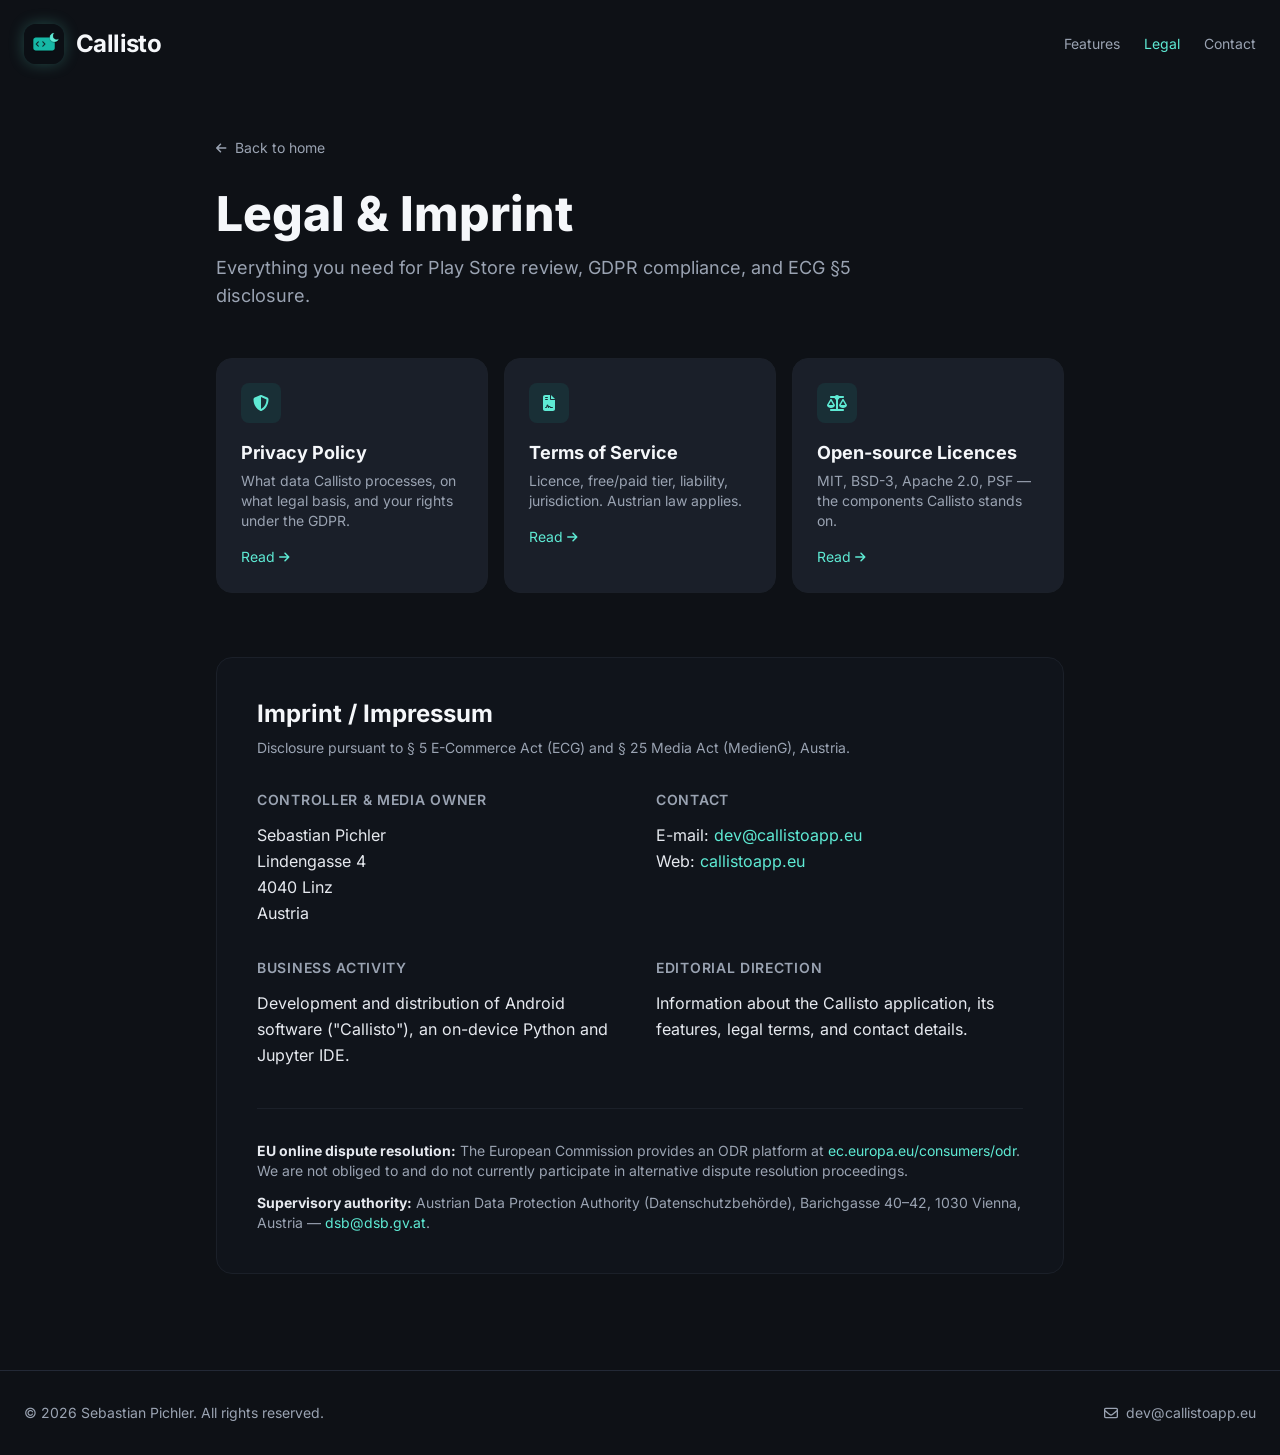
<file: legal.html>
<!DOCTYPE html>
<html lang="en" class="motion-safe:scroll-smooth">
<head>
    <meta charset="UTF-8">
    <meta name="viewport" content="width=device-width, initial-scale=1.0">
    <meta name="description" content="Legal information for Callisto — imprint, privacy policy, terms of service, and open-source licences.">
    <meta name="theme-color" content="#0E1116">
    <link rel="canonical" href="https://callistoapp.eu/legal.html">
    <title>Legal &amp; Imprint — Callisto</title>
    <link rel="icon" type="image/png" href="assets/callisto-icon.png">
    <link rel="apple-touch-icon" href="assets/callisto-icon@2x.png">
    <link rel="preload" href="assets/fonts/inter-latin-wght-normal.woff2" as="font" type="font/woff2" crossorigin>
    <link rel="stylesheet" href="assets/site.css">
    <!-- Icons: Font Awesome Free 6.4.0 by @fontawesome, inlined as SVG. https://fontawesome.com/license/free (Icons: CC BY 4.0) -->
</head>
<body class="bg-bg text-fg font-sans antialiased flex flex-col min-h-screen">

    <nav class="container mx-auto px-6 py-6 flex items-center justify-between">
        <a href="index.html" class="flex items-center gap-3">
            <img src="assets/callisto-icon.png" alt="Callisto" width="40" height="40" class="w-10 h-10 rounded-xl shadow-[0_0_15px_rgba(94,234,212,0.25)]">
            <span class="text-2xl font-bold tracking-tight text-fgStrong">Callisto</span>
        </a>
        <div class="hidden sm:flex items-center gap-6 text-sm">
            <a href="index.html#features" class="text-fgMuted hover:text-fgStrong transition-colors">Features</a>
            <a href="legal.html" class="text-accent transition-colors">Legal</a>
            <a href="mailto:dev@callistoapp.eu" class="text-fgMuted hover:text-fgStrong transition-colors">Contact</a>
        </div>
    </nav>

    <main class="flex-grow container mx-auto px-6 py-8 md:py-12 max-w-4xl">
        <a href="index.html" class="inline-flex items-center gap-2 text-sm text-fgMuted hover:text-accent transition-colors mb-8">
            <svg class="text-xs h-[1em] w-auto shrink-0 fill-current" viewBox="0 0 448 512" aria-hidden="true"><path d="M9.4 233.4c-12.5 12.5-12.5 32.8 0 45.3l160 160c12.5 12.5 32.8 12.5 45.3 0s12.5-32.8 0-45.3L109.2 288 416 288c17.7 0 32-14.3 32-32s-14.3-32-32-32l-306.7 0L214.6 118.6c12.5-12.5 12.5-32.8 0-45.3s-32.8-12.5-45.3 0l-160 160z"/></svg>
            Back to home
        </a>

        <h1 class="text-4xl md:text-5xl font-extrabold text-fgStrong mb-4">Legal &amp; Imprint</h1>
        <p class="text-fgMuted text-lg mb-12 max-w-2xl">Everything you need for Play Store review, GDPR compliance, and ECG §5 disclosure.</p>

        <!-- Document grid -->
        <div class="grid grid-cols-1 md:grid-cols-3 gap-4 mb-16">
            <a href="privacy.html" class="group bg-bg3 hover:bg-bg4 border border-borderSoft hover:border-accent rounded-2xl p-6 transition-all">
                <div class="w-10 h-10 bg-accentSolid/10 rounded-lg flex items-center justify-center mb-4">
                    <svg class="text-accent h-[1em] w-auto shrink-0 fill-current" viewBox="0 0 512 512" aria-hidden="true"><path d="M256 0c4.6 0 9.2 1 13.4 2.9L457.7 82.8c22 9.3 38.4 31 38.3 57.2c-.5 99.2-41.3 280.7-213.6 363.2c-16.7 8-36.1 8-52.8 0C57.3 420.7 16.5 239.2 16 140c-.1-26.2 16.3-47.9 38.3-57.2L242.7 2.9C246.8 1 251.4 0 256 0zm0 66.8V444.8C394 378 431.1 230.1 432 141.4L256 66.8l0 0z"/></svg>
                </div>
                <h2 class="text-lg font-bold text-fgStrong mb-1">Privacy Policy</h2>
                <p class="text-sm text-fgMuted">What data Callisto processes, on what legal basis, and your rights under the GDPR.</p>
                <span class="inline-flex items-center gap-1 text-accent text-sm mt-4 group-hover:gap-2 transition-all">
                    Read <svg class="text-xs h-[1em] w-auto shrink-0 fill-current" viewBox="0 0 448 512" aria-hidden="true"><path d="M438.6 278.6c12.5-12.5 12.5-32.8 0-45.3l-160-160c-12.5-12.5-32.8-12.5-45.3 0s-12.5 32.8 0 45.3L338.8 224 32 224c-17.7 0-32 14.3-32 32s14.3 32 32 32l306.7 0L233.4 393.4c-12.5 12.5-12.5 32.8 0 45.3s32.8 12.5 45.3 0l160-160z"/></svg>
                </span>
            </a>
            <a href="terms.html" class="group bg-bg3 hover:bg-bg4 border border-borderSoft hover:border-accent rounded-2xl p-6 transition-all">
                <div class="w-10 h-10 bg-accentSolid/10 rounded-lg flex items-center justify-center mb-4">
                    <svg class="text-accent h-[1em] w-auto shrink-0 fill-current" viewBox="0 0 384 512" aria-hidden="true"><path d="M64 0C28.7 0 0 28.7 0 64V448c0 35.3 28.7 64 64 64H320c35.3 0 64-28.7 64-64V160H256c-17.7 0-32-14.3-32-32V0H64zM256 0V128H384L256 0zM80 64h64c8.8 0 16 7.2 16 16s-7.2 16-16 16H80c-8.8 0-16-7.2-16-16s7.2-16 16-16zm0 64h64c8.8 0 16 7.2 16 16s-7.2 16-16 16H80c-8.8 0-16-7.2-16-16s7.2-16 16-16zm54.2 253.8c-6.1 20.3-24.8 34.2-46 34.2H80c-8.8 0-16-7.2-16-16s7.2-16 16-16h8.2c7.1 0 13.3-4.6 15.3-11.4l14.9-49.5c3.4-11.3 13.8-19.1 25.6-19.1s22.2 7.7 25.6 19.1l11.6 38.6c7.4-6.2 16.8-9.7 26.8-9.7c15.9 0 30.4 9 37.5 23.2l4.4 8.8H304c8.8 0 16 7.2 16 16s-7.2 16-16 16H240c-6.1 0-11.6-3.4-14.3-8.8l-8.8-17.7c-1.7-3.4-5.1-5.5-8.8-5.5s-7.2 2.1-8.8 5.5l-8.8 17.7c-2.9 5.9-9.2 9.4-15.7 8.8s-12.1-5.1-13.9-11.3L144 349l-9.8 32.8z"/></svg>
                </div>
                <h2 class="text-lg font-bold text-fgStrong mb-1">Terms of Service</h2>
                <p class="text-sm text-fgMuted">Licence, free/paid tier, liability, jurisdiction. Austrian law applies.</p>
                <span class="inline-flex items-center gap-1 text-accent text-sm mt-4 group-hover:gap-2 transition-all">
                    Read <svg class="text-xs h-[1em] w-auto shrink-0 fill-current" viewBox="0 0 448 512" aria-hidden="true"><path d="M438.6 278.6c12.5-12.5 12.5-32.8 0-45.3l-160-160c-12.5-12.5-32.8-12.5-45.3 0s-12.5 32.8 0 45.3L338.8 224 32 224c-17.7 0-32 14.3-32 32s14.3 32 32 32l306.7 0L233.4 393.4c-12.5 12.5-12.5 32.8 0 45.3s32.8 12.5 45.3 0l160-160z"/></svg>
                </span>
            </a>
            <a href="licences.html" class="group bg-bg3 hover:bg-bg4 border border-borderSoft hover:border-accent rounded-2xl p-6 transition-all">
                <div class="w-10 h-10 bg-accentSolid/10 rounded-lg flex items-center justify-center mb-4">
                    <svg class="text-accent h-[1em] w-auto shrink-0 fill-current" viewBox="0 0 640 512" aria-hidden="true"><path d="M384 32H512c17.7 0 32 14.3 32 32s-14.3 32-32 32H398.4c-5.2 25.8-22.9 47.1-46.4 57.3V448H512c17.7 0 32 14.3 32 32s-14.3 32-32 32H320 128c-17.7 0-32-14.3-32-32s14.3-32 32-32H288V153.3c-23.5-10.3-41.2-31.6-46.4-57.3H128c-17.7 0-32-14.3-32-32s14.3-32 32-32H256c14.6-19.4 37.8-32 64-32s49.4 12.6 64 32zm55.6 288H584.4L512 195.8 439.6 320zM512 416c-62.9 0-115.2-34-126-78.9c-2.6-11 1-22.3 6.7-32.1l95.2-163.2c5-8.6 14.2-13.8 24.1-13.8s19.1 5.3 24.1 13.8l95.2 163.2c5.7 9.8 9.3 21.1 6.7 32.1C627.2 382 574.9 416 512 416zM126.8 195.8L54.4 320H199.3L126.8 195.8zM.9 337.1c-2.6-11 1-22.3 6.7-32.1l95.2-163.2c5-8.6 14.2-13.8 24.1-13.8s19.1 5.3 24.1 13.8l95.2 163.2c5.7 9.8 9.3 21.1 6.7 32.1C242 382 189.7 416 126.8 416S11.7 382 .9 337.1z"/></svg>
                </div>
                <h2 class="text-lg font-bold text-fgStrong mb-1">Open-source Licences</h2>
                <p class="text-sm text-fgMuted">MIT, BSD-3, Apache 2.0, PSF — the components Callisto stands on.</p>
                <span class="inline-flex items-center gap-1 text-accent text-sm mt-4 group-hover:gap-2 transition-all">
                    Read <svg class="text-xs h-[1em] w-auto shrink-0 fill-current" viewBox="0 0 448 512" aria-hidden="true"><path d="M438.6 278.6c12.5-12.5 12.5-32.8 0-45.3l-160-160c-12.5-12.5-32.8-12.5-45.3 0s-12.5 32.8 0 45.3L338.8 224 32 224c-17.7 0-32 14.3-32 32s14.3 32 32 32l306.7 0L233.4 393.4c-12.5 12.5-12.5 32.8 0 45.3s32.8 12.5 45.3 0l160-160z"/></svg>
                </span>
            </a>
        </div>

        <!-- Imprint -->
        <section class="bg-panel border border-borderSoft rounded-2xl p-8 md:p-10">
            <h2 class="text-2xl font-bold text-fgStrong mb-2">Imprint / Impressum</h2>
            <p class="text-sm text-fgMuted mb-8">Disclosure pursuant to § 5 E-Commerce Act (ECG) and § 25 Media Act (MedienG), Austria.</p>

            <div class="grid grid-cols-1 md:grid-cols-2 gap-8">
                <div>
                    <h3 class="text-sm uppercase tracking-wider text-fgMuted font-semibold mb-3">Controller &amp; Media Owner</h3>
                    <p class="text-fg leading-relaxed">
                        Sebastian Pichler<br>
                        Lindengasse 4<br>
                        4040 Linz<br>
                        Austria
                    </p>
                </div>
                <div>
                    <h3 class="text-sm uppercase tracking-wider text-fgMuted font-semibold mb-3">Contact</h3>
                    <p class="text-fg leading-relaxed">
                        E-mail: <a href="mailto:dev@callistoapp.eu" class="text-accent hover:text-accentStrong">dev@callistoapp.eu</a><br>
                        Web: <a href="https://callistoapp.eu" class="text-accent hover:text-accentStrong">callistoapp.eu</a>
                    </p>
                </div>
                <div>
                    <h3 class="text-sm uppercase tracking-wider text-fgMuted font-semibold mb-3">Business activity</h3>
                    <p class="text-fg leading-relaxed">
                        Development and distribution of Android software ("Callisto"), an on-device Python and Jupyter IDE.
                    </p>
                </div>
                <div>
                    <h3 class="text-sm uppercase tracking-wider text-fgMuted font-semibold mb-3">Editorial direction</h3>
                    <p class="text-fg leading-relaxed">
                        Information about the Callisto application, its features, legal terms, and contact details.
                    </p>
                </div>
            </div>

            <div class="mt-10 pt-8 border-t border-borderSoft text-sm text-fgMuted">
                <p class="mb-3">
                    <strong class="text-fg">EU online dispute resolution:</strong>
                    The European Commission provides an ODR platform at
                    <a href="https://ec.europa.eu/consumers/odr" class="text-accent hover:text-accentStrong">ec.europa.eu/consumers/odr</a>.
                    We are not obliged to and do not currently participate in alternative dispute resolution proceedings.
                </p>
                <p>
                    <strong class="text-fg">Supervisory authority:</strong>
                    Austrian Data Protection Authority (Datenschutzbehörde), Barichgasse 40–42, 1030 Vienna, Austria —
                    <a href="mailto:dsb@dsb.gv.at" class="text-accent hover:text-accentStrong">dsb@dsb.gv.at</a>.
                </p>
            </div>
        </section>
    </main>

    <footer class="bg-bg py-8 border-t border-borderApp mt-12">
        <div class="container mx-auto px-6 flex flex-col md:flex-row items-center justify-between gap-4 text-sm">
            <p class="text-fgMuted">&copy; 2026 Sebastian Pichler. All rights reserved.</p>
            <a href="mailto:dev@callistoapp.eu" class="text-fgMuted hover:text-accent transition-colors flex items-center gap-2">
                <svg class="h-[1em] w-auto shrink-0 fill-current" viewBox="0 0 512 512" aria-hidden="true"><path d="M64 112c-8.8 0-16 7.2-16 16v22.1L220.5 291.7c20.7 17 50.4 17 71.1 0L464 150.1V128c0-8.8-7.2-16-16-16H64zM48 212.2V384c0 8.8 7.2 16 16 16H448c8.8 0 16-7.2 16-16V212.2L322 328.8c-38.4 31.5-93.7 31.5-132 0L48 212.2zM0 128C0 92.7 28.7 64 64 64H448c35.3 0 64 28.7 64 64V384c0 35.3-28.7 64-64 64H64c-35.3 0-64-28.7-64-64V128z"/></svg>
                dev@callistoapp.eu
            </a>
        </div>
    </footer>
</body>
</html>
</file>
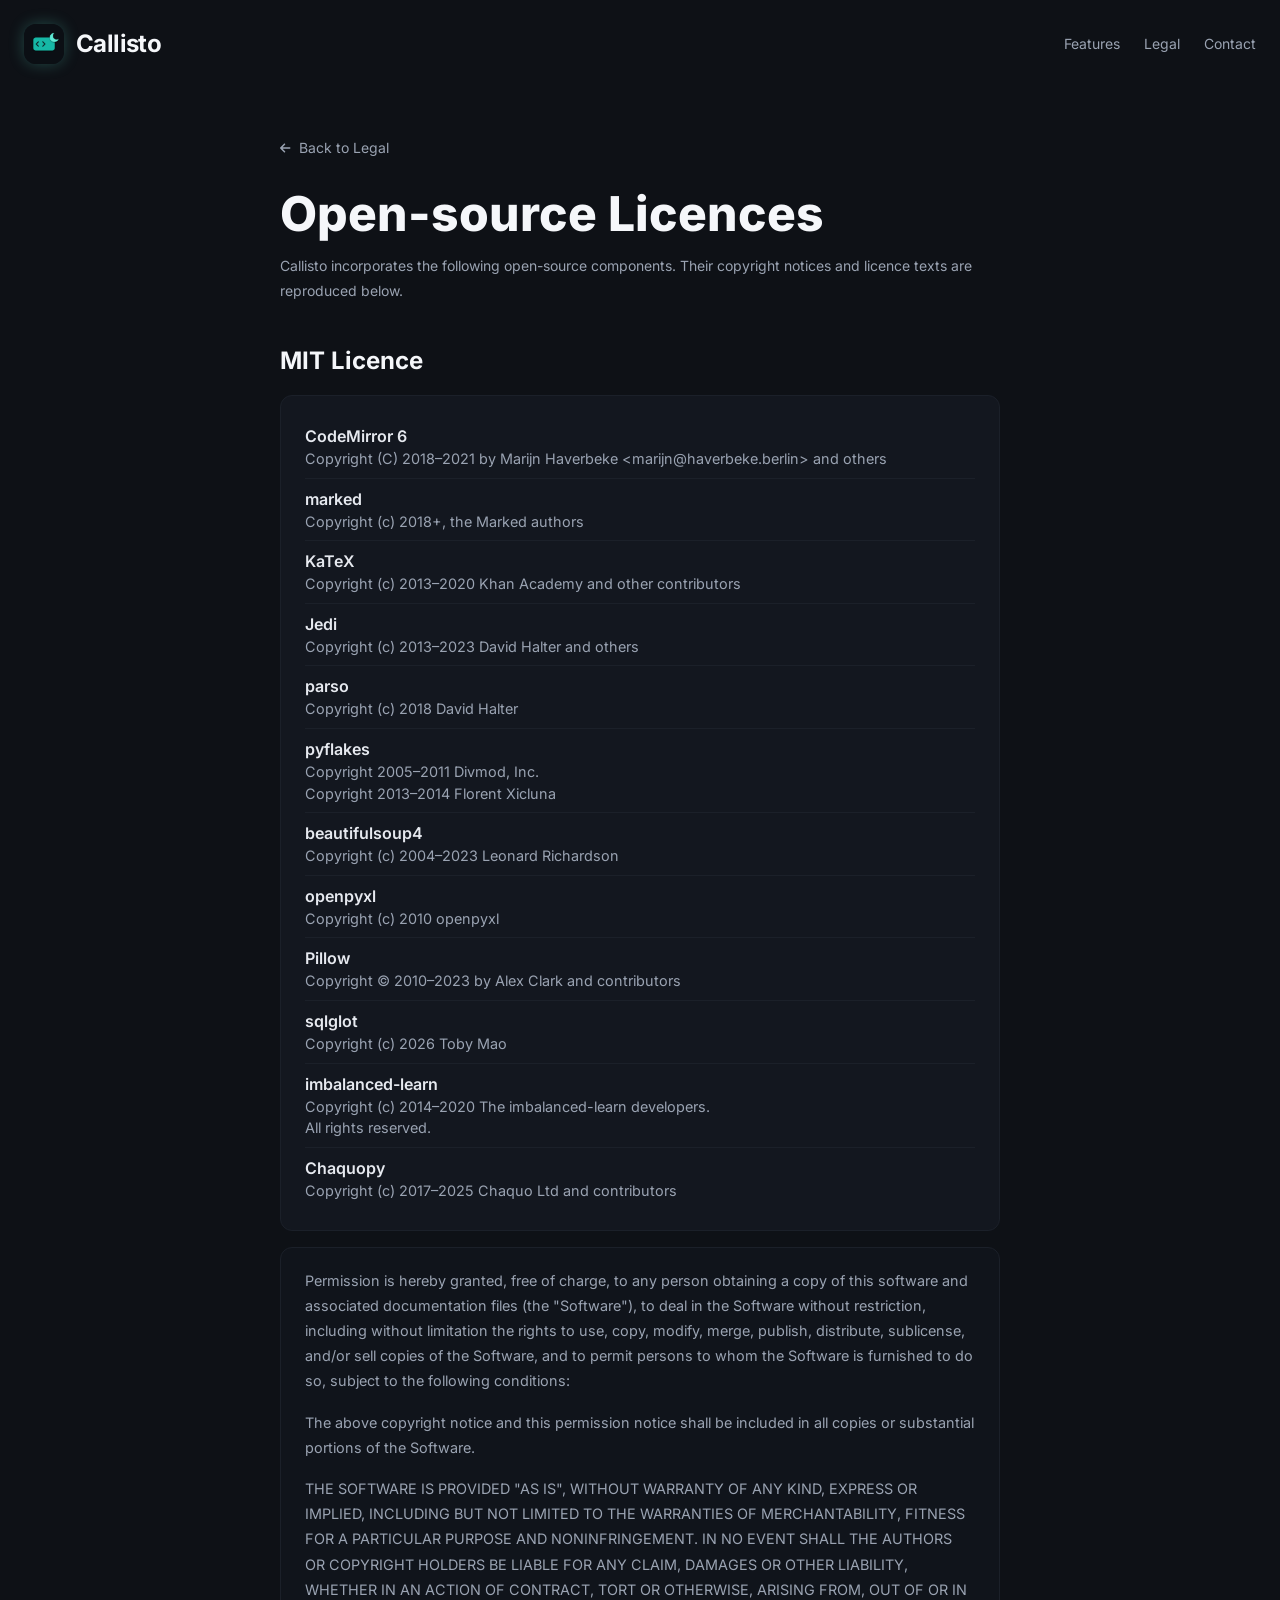
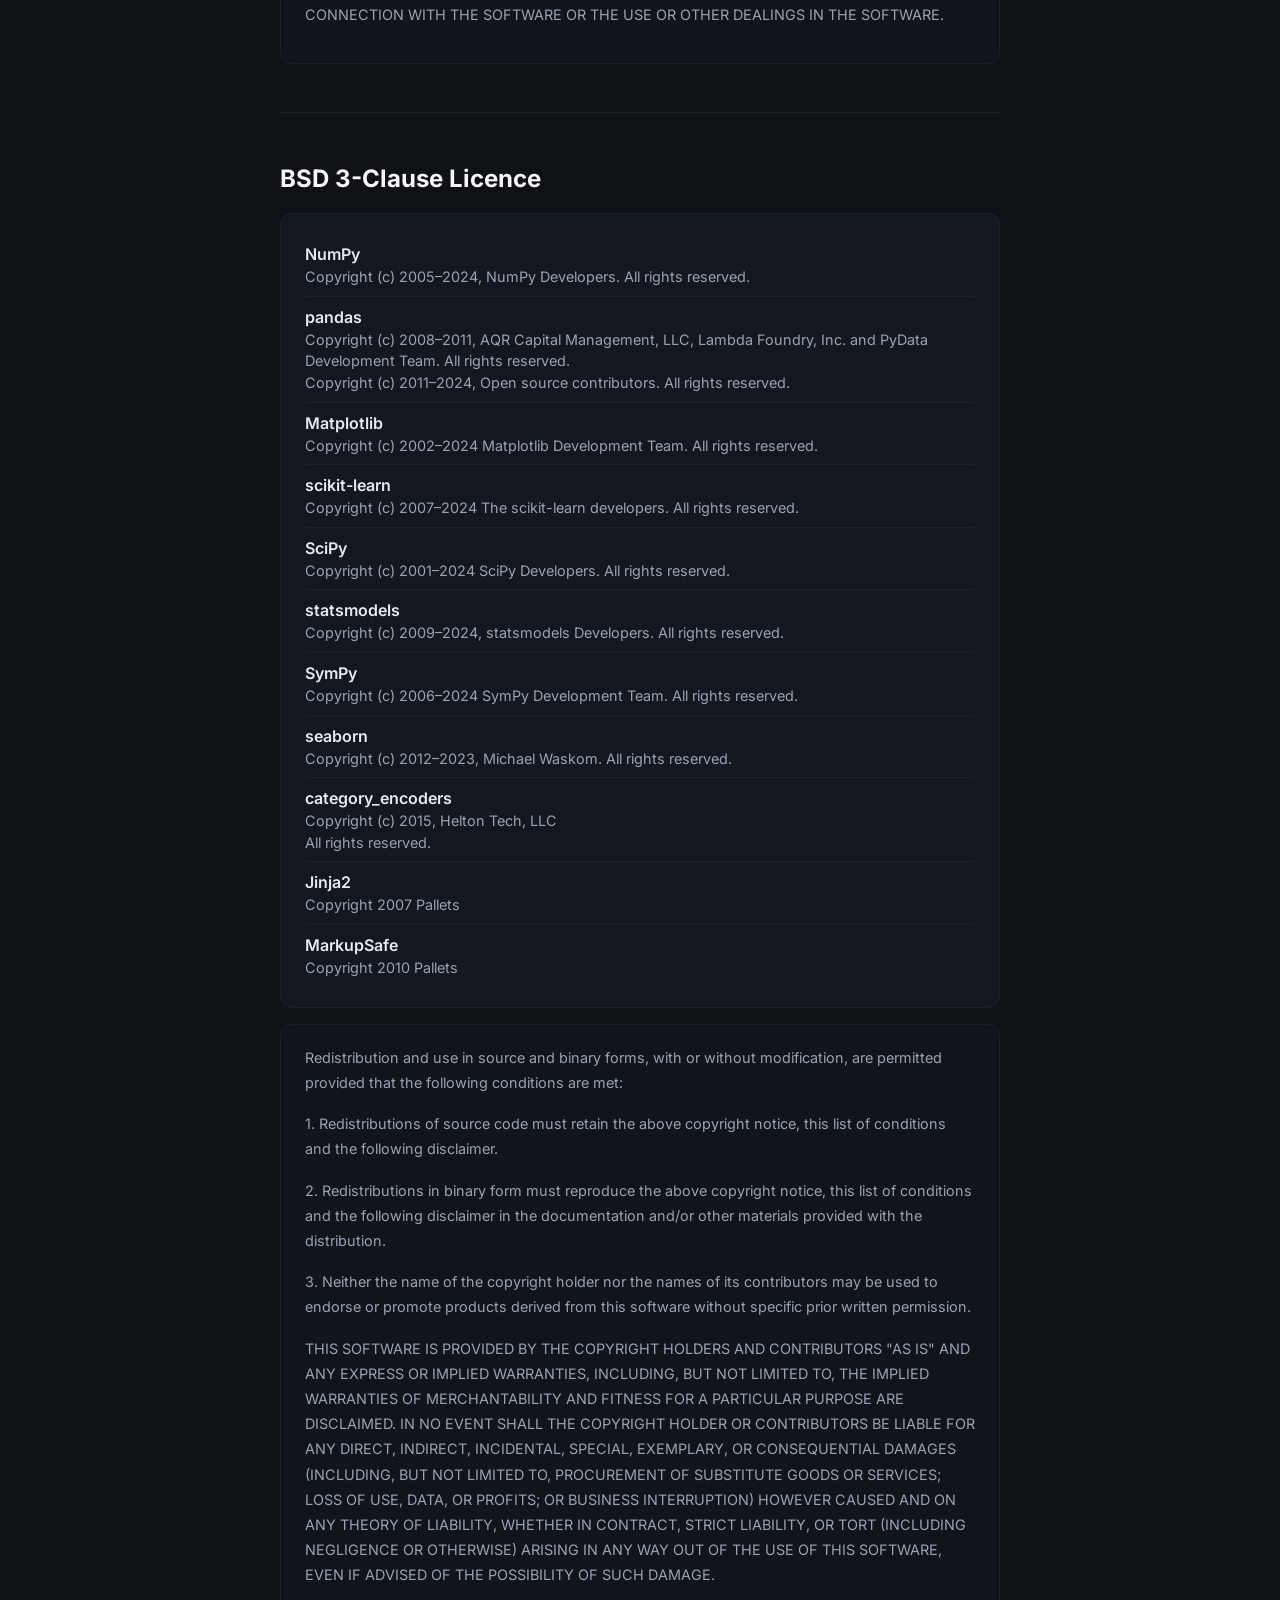
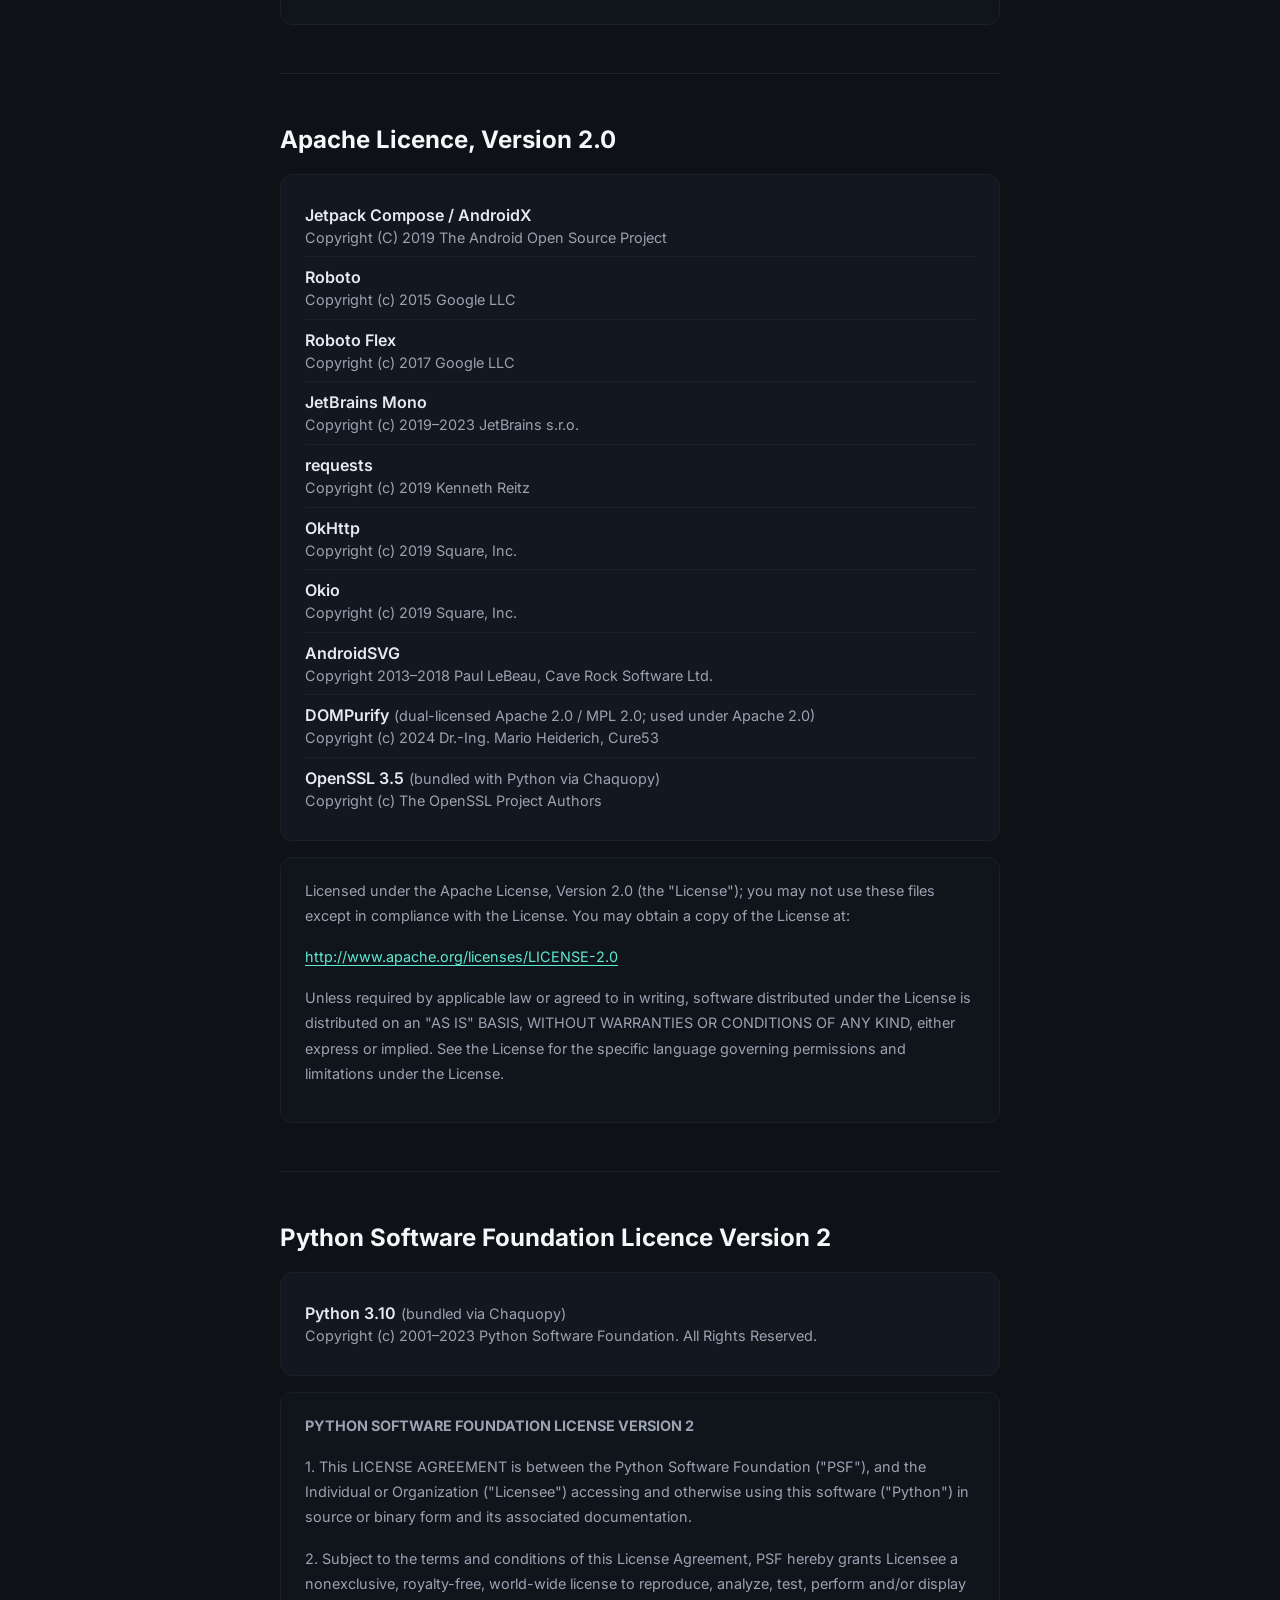
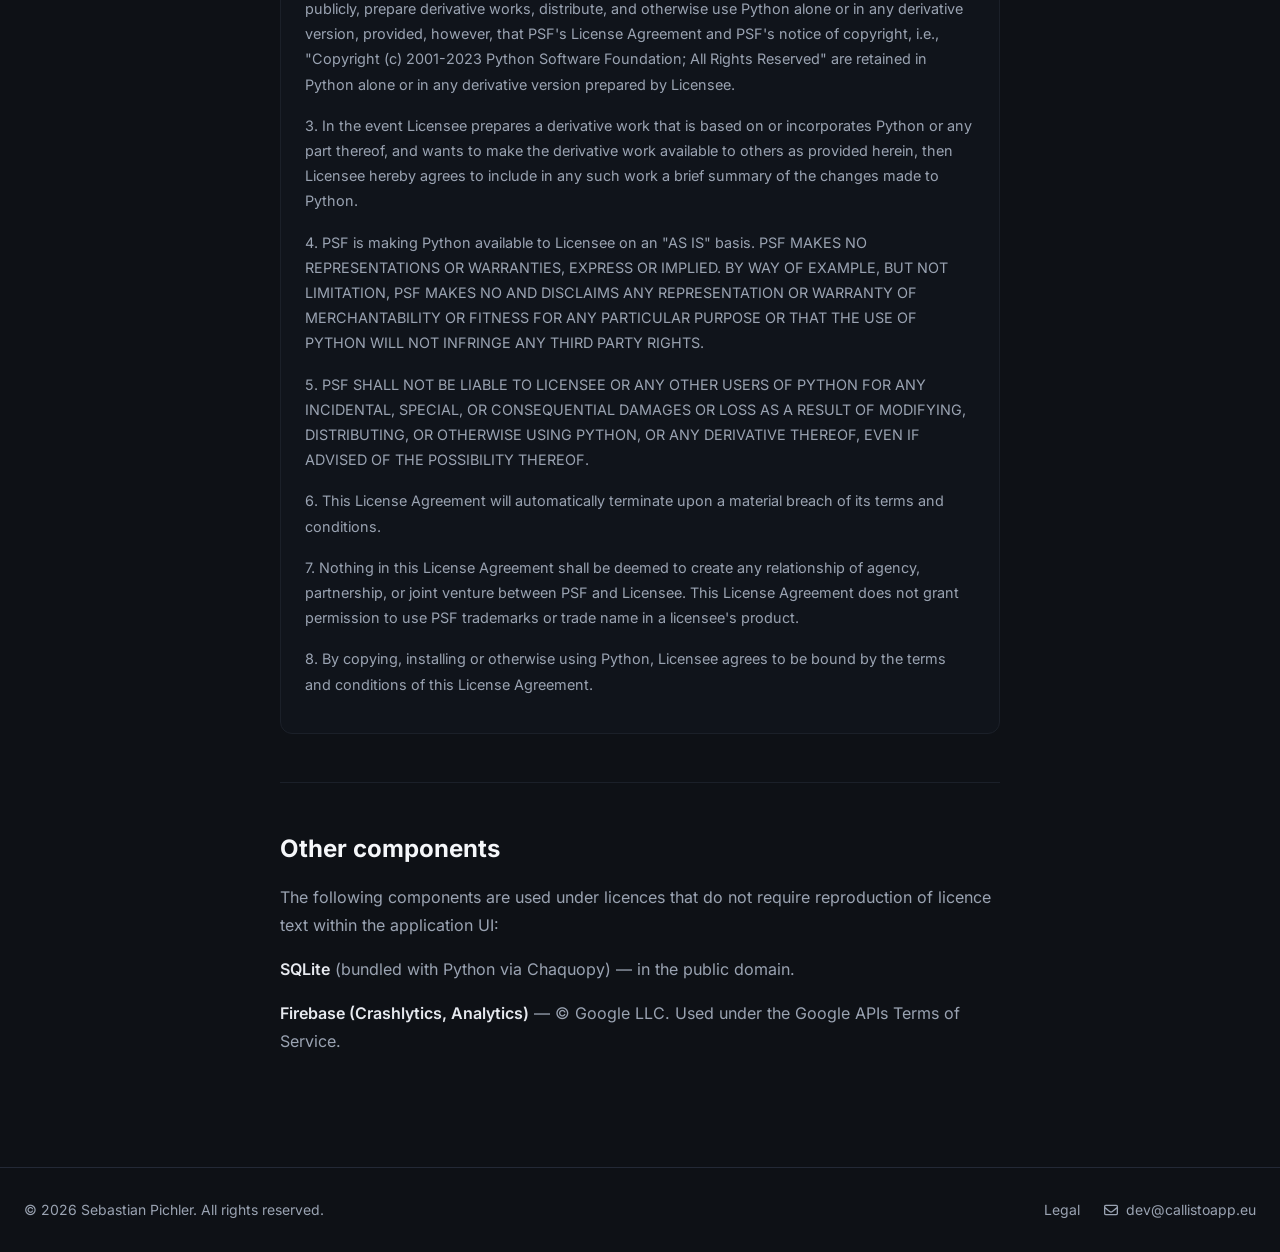
<file: licences.html>
<!DOCTYPE html>
<html lang="en" class="motion-safe:scroll-smooth">
<head>
    <meta charset="UTF-8">
    <meta name="viewport" content="width=device-width, initial-scale=1.0">
    <meta name="description" content="Open-source licences for components used in Callisto.">
    <meta name="theme-color" content="#0E1116">
    <link rel="canonical" href="https://callistoapp.eu/licences.html">
    <title>Open-source Licences — Callisto</title>
    <link rel="icon" type="image/png" href="assets/callisto-icon.png">
    <link rel="apple-touch-icon" href="assets/callisto-icon@2x.png">
    <link rel="preload" href="assets/fonts/inter-latin-wght-normal.woff2" as="font" type="font/woff2" crossorigin>
    <link rel="stylesheet" href="assets/site.css">
    <!-- Icons: Font Awesome Free 6.4.0 by @fontawesome, inlined as SVG. https://fontawesome.com/license/free (Icons: CC BY 4.0) -->
    <style>
        .prose h2 { font-size: 1.5rem; font-weight: 700; color: #F5F7FA; margin-top: 2.5rem; margin-bottom: 1rem; }
        .prose h3 { font-size: 1.1rem; font-weight: 600; color: #E6E9EF; margin-top: 1.5rem; margin-bottom: 0.5rem; }
        .prose p { color: #9AA3B2; line-height: 1.75; margin-bottom: 1rem; }
        .prose .component { color: #E6E9EF; font-weight: 600; }
        .prose .copyright { color: #9AA3B2; font-size: 0.9rem; }
        .prose .licence-block { background: #10141B; border: 1px solid #1B2029; border-radius: 0.75rem; padding: 1.25rem 1.5rem; font-size: 0.9rem; color: #9AA3B2; margin-top: 1rem; }
        .prose .components { background: #13171F; border: 1px solid #1B2029; border-radius: 0.75rem; padding: 1.25rem 1.5rem; margin-bottom: 1rem; }
        .prose .components > div { padding: 0.5rem 0; }
        .prose .components > div + div { border-top: 1px solid #1B2029; }
        .prose a { color: #5EEAD4; text-decoration: underline; text-underline-offset: 3px; }
        .prose .meta { color: #9AA3B2; font-size: 0.875rem; }
        .divider { height: 1px; background: #1B2029; margin: 3rem 0; }
    </style>
</head>
<body class="bg-bg text-fg font-sans antialiased flex flex-col min-h-screen">

    <nav class="container mx-auto px-6 py-6 flex items-center justify-between">
        <a href="index.html" class="flex items-center gap-3">
            <img src="assets/callisto-icon.png" alt="Callisto" width="40" height="40" class="w-10 h-10 rounded-xl shadow-[0_0_15px_rgba(94,234,212,0.25)]">
            <span class="text-2xl font-bold tracking-tight text-fgStrong">Callisto</span>
        </a>
        <div class="hidden sm:flex items-center gap-6 text-sm">
            <a href="index.html#features" class="text-fgMuted hover:text-fgStrong transition-colors">Features</a>
            <a href="legal.html" class="text-fgMuted hover:text-fgStrong transition-colors">Legal</a>
            <a href="mailto:dev@callistoapp.eu" class="text-fgMuted hover:text-fgStrong transition-colors">Contact</a>
        </div>
    </nav>

    <main class="flex-grow container mx-auto px-6 py-8 md:py-12 max-w-3xl">
        <a href="legal.html" class="inline-flex items-center gap-2 text-sm text-fgMuted hover:text-accent transition-colors mb-8">
            <svg class="text-xs h-[1em] w-auto shrink-0 fill-current" viewBox="0 0 448 512" aria-hidden="true"><path d="M9.4 233.4c-12.5 12.5-12.5 32.8 0 45.3l160 160c12.5 12.5 32.8 12.5 45.3 0s12.5-32.8 0-45.3L109.2 288 416 288c17.7 0 32-14.3 32-32s-14.3-32-32-32l-306.7 0L214.6 118.6c12.5-12.5 12.5-32.8 0-45.3s-32.8-12.5-45.3 0l-160 160z"/></svg>
            Back to Legal
        </a>

        <article class="prose">
            <h1 class="text-4xl md:text-5xl font-extrabold text-fgStrong mb-4">Open-source Licences</h1>
            <p class="meta mb-12">Callisto incorporates the following open-source components. Their copyright notices and licence texts are reproduced below.</p>

            <h2>MIT Licence</h2>
            <div class="components">
                <div><span class="component">CodeMirror 6</span><div class="copyright">Copyright (C) 2018–2021 by Marijn Haverbeke &lt;marijn@haverbeke.berlin&gt; and others</div></div>
                <div><span class="component">marked</span><div class="copyright">Copyright (c) 2018+, the Marked authors</div></div>
                <div><span class="component">KaTeX</span><div class="copyright">Copyright (c) 2013–2020 Khan Academy and other contributors</div></div>
                <div><span class="component">Jedi</span><div class="copyright">Copyright (c) 2013–2023 David Halter and others</div></div>
                <div><span class="component">parso</span><div class="copyright">Copyright (c) 2018 David Halter</div></div>
                <div><span class="component">pyflakes</span><div class="copyright">Copyright 2005–2011 Divmod, Inc.</div><div class="copyright">Copyright 2013–2014 Florent Xicluna</div></div>
                <div><span class="component">beautifulsoup4</span><div class="copyright">Copyright (c) 2004–2023 Leonard Richardson</div></div>
                <div><span class="component">openpyxl</span><div class="copyright">Copyright (c) 2010 openpyxl</div></div>
                <div><span class="component">Pillow</span><div class="copyright">Copyright © 2010–2023 by Alex Clark and contributors</div></div>
                <div><span class="component">sqlglot</span><div class="copyright">Copyright (c) 2026 Toby Mao</div></div>
                <div><span class="component">imbalanced-learn</span><div class="copyright">Copyright (c) 2014–2020 The imbalanced-learn developers.<br>All rights reserved.</div></div>
                <div><span class="component">Chaquopy</span><div class="copyright">Copyright (c) 2017–2025 Chaquo Ltd and contributors</div></div>
            </div>
            <div class="licence-block">
                <p>Permission is hereby granted, free of charge, to any person obtaining a copy of this software and associated documentation files (the "Software"), to deal in the Software without restriction, including without limitation the rights to use, copy, modify, merge, publish, distribute, sublicense, and/or sell copies of the Software, and to permit persons to whom the Software is furnished to do so, subject to the following conditions:</p>
                <p>The above copyright notice and this permission notice shall be included in all copies or substantial portions of the Software.</p>
                <p>THE SOFTWARE IS PROVIDED "AS IS", WITHOUT WARRANTY OF ANY KIND, EXPRESS OR IMPLIED, INCLUDING BUT NOT LIMITED TO THE WARRANTIES OF MERCHANTABILITY, FITNESS FOR A PARTICULAR PURPOSE AND NONINFRINGEMENT. IN NO EVENT SHALL THE AUTHORS OR COPYRIGHT HOLDERS BE LIABLE FOR ANY CLAIM, DAMAGES OR OTHER LIABILITY, WHETHER IN AN ACTION OF CONTRACT, TORT OR OTHERWISE, ARISING FROM, OUT OF OR IN CONNECTION WITH THE SOFTWARE OR THE USE OR OTHER DEALINGS IN THE SOFTWARE.</p>
            </div>

            <div class="divider"></div>

            <h2>BSD 3-Clause Licence</h2>
            <div class="components">
                <div><span class="component">NumPy</span><div class="copyright">Copyright (c) 2005–2024, NumPy Developers. All rights reserved.</div></div>
                <div><span class="component">pandas</span><div class="copyright">Copyright (c) 2008–2011, AQR Capital Management, LLC, Lambda Foundry, Inc. and PyData Development Team. All rights reserved.<br>Copyright (c) 2011–2024, Open source contributors. All rights reserved.</div></div>
                <div><span class="component">Matplotlib</span><div class="copyright">Copyright (c) 2002–2024 Matplotlib Development Team. All rights reserved.</div></div>
                <div><span class="component">scikit-learn</span><div class="copyright">Copyright (c) 2007–2024 The scikit-learn developers. All rights reserved.</div></div>
                <div><span class="component">SciPy</span><div class="copyright">Copyright (c) 2001–2024 SciPy Developers. All rights reserved.</div></div>
                <div><span class="component">statsmodels</span><div class="copyright">Copyright (c) 2009–2024, statsmodels Developers. All rights reserved.</div></div>
                <div><span class="component">SymPy</span><div class="copyright">Copyright (c) 2006–2024 SymPy Development Team. All rights reserved.</div></div>
                <div><span class="component">seaborn</span><div class="copyright">Copyright (c) 2012–2023, Michael Waskom. All rights reserved.</div></div>
                <div><span class="component">category_encoders</span><div class="copyright">Copyright (c) 2015, Helton Tech, LLC<br>All rights reserved.</div></div>
                <div><span class="component">Jinja2</span><div class="copyright">Copyright 2007 Pallets</div></div>
                <div><span class="component">MarkupSafe</span><div class="copyright">Copyright 2010 Pallets</div></div>
            </div>
            <div class="licence-block">
                <p>Redistribution and use in source and binary forms, with or without modification, are permitted provided that the following conditions are met:</p>
                <p>1. Redistributions of source code must retain the above copyright notice, this list of conditions and the following disclaimer.</p>
                <p>2. Redistributions in binary form must reproduce the above copyright notice, this list of conditions and the following disclaimer in the documentation and/or other materials provided with the distribution.</p>
                <p>3. Neither the name of the copyright holder nor the names of its contributors may be used to endorse or promote products derived from this software without specific prior written permission.</p>
                <p>THIS SOFTWARE IS PROVIDED BY THE COPYRIGHT HOLDERS AND CONTRIBUTORS "AS IS" AND ANY EXPRESS OR IMPLIED WARRANTIES, INCLUDING, BUT NOT LIMITED TO, THE IMPLIED WARRANTIES OF MERCHANTABILITY AND FITNESS FOR A PARTICULAR PURPOSE ARE DISCLAIMED. IN NO EVENT SHALL THE COPYRIGHT HOLDER OR CONTRIBUTORS BE LIABLE FOR ANY DIRECT, INDIRECT, INCIDENTAL, SPECIAL, EXEMPLARY, OR CONSEQUENTIAL DAMAGES (INCLUDING, BUT NOT LIMITED TO, PROCUREMENT OF SUBSTITUTE GOODS OR SERVICES; LOSS OF USE, DATA, OR PROFITS; OR BUSINESS INTERRUPTION) HOWEVER CAUSED AND ON ANY THEORY OF LIABILITY, WHETHER IN CONTRACT, STRICT LIABILITY, OR TORT (INCLUDING NEGLIGENCE OR OTHERWISE) ARISING IN ANY WAY OUT OF THE USE OF THIS SOFTWARE, EVEN IF ADVISED OF THE POSSIBILITY OF SUCH DAMAGE.</p>
            </div>

            <div class="divider"></div>

            <h2>Apache Licence, Version 2.0</h2>
            <div class="components">
                <div><span class="component">Jetpack Compose / AndroidX</span><div class="copyright">Copyright (C) 2019 The Android Open Source Project</div></div>
                <div><span class="component">Roboto</span><div class="copyright">Copyright (c) 2015 Google LLC</div></div>
                <div><span class="component">Roboto Flex</span><div class="copyright">Copyright (c) 2017 Google LLC</div></div>
                <div><span class="component">JetBrains Mono</span><div class="copyright">Copyright (c) 2019–2023 JetBrains s.r.o.</div></div>
                <div><span class="component">requests</span><div class="copyright">Copyright (c) 2019 Kenneth Reitz</div></div>
                <div><span class="component">OkHttp</span><div class="copyright">Copyright (c) 2019 Square, Inc.</div></div>
                <div><span class="component">Okio</span><div class="copyright">Copyright (c) 2019 Square, Inc.</div></div>
                <div><span class="component">AndroidSVG</span><div class="copyright">Copyright 2013–2018 Paul LeBeau, Cave Rock Software Ltd.</div></div>
                <div><span class="component">DOMPurify</span> <span class="copyright">(dual-licensed Apache 2.0 / MPL 2.0; used under Apache 2.0)</span><div class="copyright">Copyright (c) 2024 Dr.-Ing. Mario Heiderich, Cure53</div></div>
                <div><span class="component">OpenSSL 3.5</span> <span class="copyright">(bundled with Python via Chaquopy)</span><div class="copyright">Copyright (c) The OpenSSL Project Authors</div></div>
            </div>
            <div class="licence-block">
                <p>Licensed under the Apache License, Version 2.0 (the "License"); you may not use these files except in compliance with the License. You may obtain a copy of the License at:</p>
                <p><a href="http://www.apache.org/licenses/LICENSE-2.0">http://www.apache.org/licenses/LICENSE-2.0</a></p>
                <p>Unless required by applicable law or agreed to in writing, software distributed under the License is distributed on an "AS IS" BASIS, WITHOUT WARRANTIES OR CONDITIONS OF ANY KIND, either express or implied. See the License for the specific language governing permissions and limitations under the License.</p>
            </div>

            <div class="divider"></div>

            <h2>Python Software Foundation Licence Version 2</h2>
            <div class="components">
                <div><span class="component">Python 3.10</span> <span class="copyright">(bundled via Chaquopy)</span><div class="copyright">Copyright (c) 2001–2023 Python Software Foundation. All Rights Reserved.</div></div>
            </div>
            <div class="licence-block">
                <p><strong>PYTHON SOFTWARE FOUNDATION LICENSE VERSION 2</strong></p>
                <p>1. This LICENSE AGREEMENT is between the Python Software Foundation ("PSF"), and the Individual or Organization ("Licensee") accessing and otherwise using this software ("Python") in source or binary form and its associated documentation.</p>
                <p>2. Subject to the terms and conditions of this License Agreement, PSF hereby grants Licensee a nonexclusive, royalty-free, world-wide license to reproduce, analyze, test, perform and/or display publicly, prepare derivative works, distribute, and otherwise use Python alone or in any derivative version, provided, however, that PSF's License Agreement and PSF's notice of copyright, i.e., "Copyright (c) 2001-2023 Python Software Foundation; All Rights Reserved" are retained in Python alone or in any derivative version prepared by Licensee.</p>
                <p>3. In the event Licensee prepares a derivative work that is based on or incorporates Python or any part thereof, and wants to make the derivative work available to others as provided herein, then Licensee hereby agrees to include in any such work a brief summary of the changes made to Python.</p>
                <p>4. PSF is making Python available to Licensee on an "AS IS" basis. PSF MAKES NO REPRESENTATIONS OR WARRANTIES, EXPRESS OR IMPLIED. BY WAY OF EXAMPLE, BUT NOT LIMITATION, PSF MAKES NO AND DISCLAIMS ANY REPRESENTATION OR WARRANTY OF MERCHANTABILITY OR FITNESS FOR ANY PARTICULAR PURPOSE OR THAT THE USE OF PYTHON WILL NOT INFRINGE ANY THIRD PARTY RIGHTS.</p>
                <p>5. PSF SHALL NOT BE LIABLE TO LICENSEE OR ANY OTHER USERS OF PYTHON FOR ANY INCIDENTAL, SPECIAL, OR CONSEQUENTIAL DAMAGES OR LOSS AS A RESULT OF MODIFYING, DISTRIBUTING, OR OTHERWISE USING PYTHON, OR ANY DERIVATIVE THEREOF, EVEN IF ADVISED OF THE POSSIBILITY THEREOF.</p>
                <p>6. This License Agreement will automatically terminate upon a material breach of its terms and conditions.</p>
                <p>7. Nothing in this License Agreement shall be deemed to create any relationship of agency, partnership, or joint venture between PSF and Licensee. This License Agreement does not grant permission to use PSF trademarks or trade name in a licensee's product.</p>
                <p>8. By copying, installing or otherwise using Python, Licensee agrees to be bound by the terms and conditions of this License Agreement.</p>
            </div>

            <div class="divider"></div>

            <h2>Other components</h2>
            <p>The following components are used under licences that do not require reproduction of licence text within the application UI:</p>
            <p><span class="component">SQLite</span> (bundled with Python via Chaquopy) — in the public domain.</p>
            <p><span class="component">Firebase (Crashlytics, Analytics)</span> — © Google LLC. Used under the Google APIs Terms of Service.</p>
        </article>
    </main>

    <footer class="bg-bg py-8 border-t border-borderApp mt-12">
        <div class="container mx-auto px-6 flex flex-col md:flex-row items-center justify-between gap-4 text-sm">
            <p class="text-fgMuted">&copy; 2026 Sebastian Pichler. All rights reserved.</p>
            <div class="flex items-center gap-6">
                <a href="legal.html" class="text-fgMuted hover:text-accent transition-colors">Legal</a>
                <a href="mailto:dev@callistoapp.eu" class="text-fgMuted hover:text-accent transition-colors flex items-center gap-2">
                    <svg class="h-[1em] w-auto shrink-0 fill-current" viewBox="0 0 512 512" aria-hidden="true"><path d="M64 112c-8.8 0-16 7.2-16 16v22.1L220.5 291.7c20.7 17 50.4 17 71.1 0L464 150.1V128c0-8.8-7.2-16-16-16H64zM48 212.2V384c0 8.8 7.2 16 16 16H448c8.8 0 16-7.2 16-16V212.2L322 328.8c-38.4 31.5-93.7 31.5-132 0L48 212.2zM0 128C0 92.7 28.7 64 64 64H448c35.3 0 64 28.7 64 64V384c0 35.3-28.7 64-64 64H64c-35.3 0-64-28.7-64-64V128z"/></svg>
                    dev@callistoapp.eu
                </a>
            </div>
        </div>
    </footer>
</body>
</html>
</file>
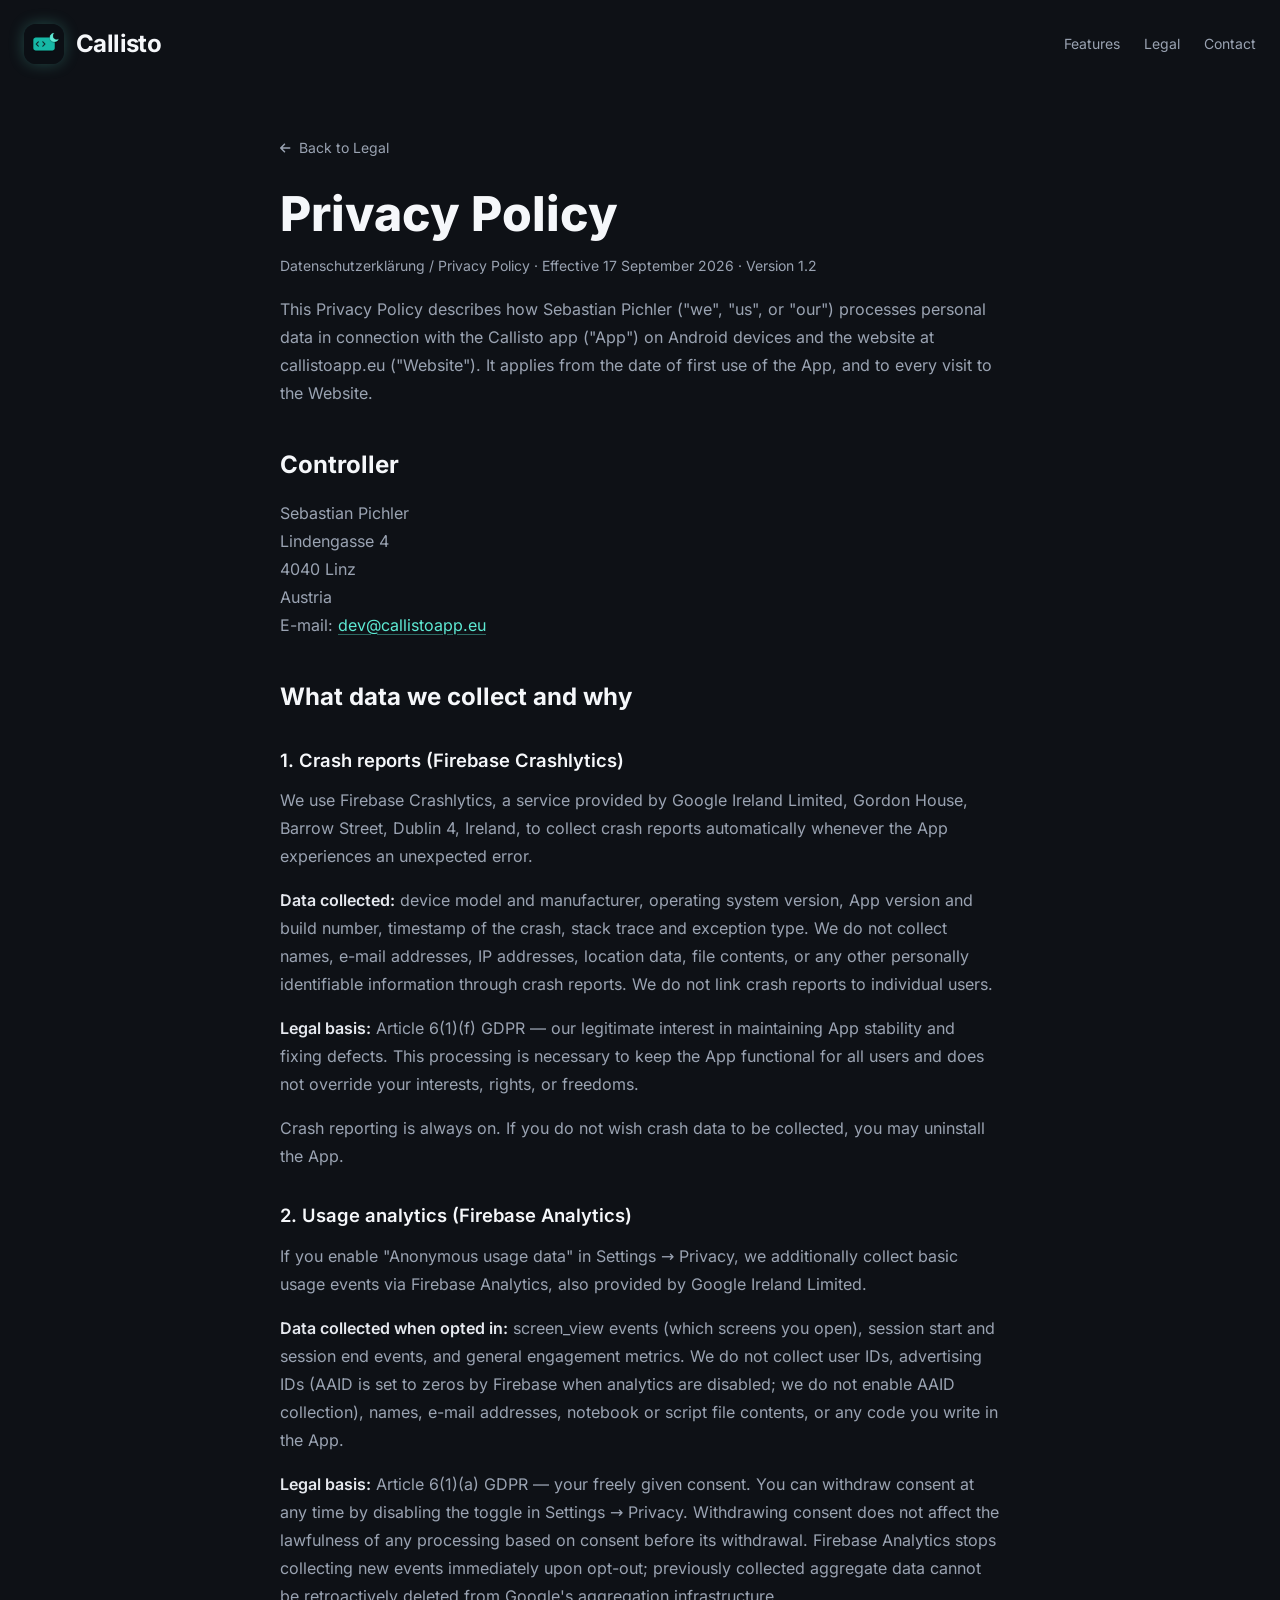
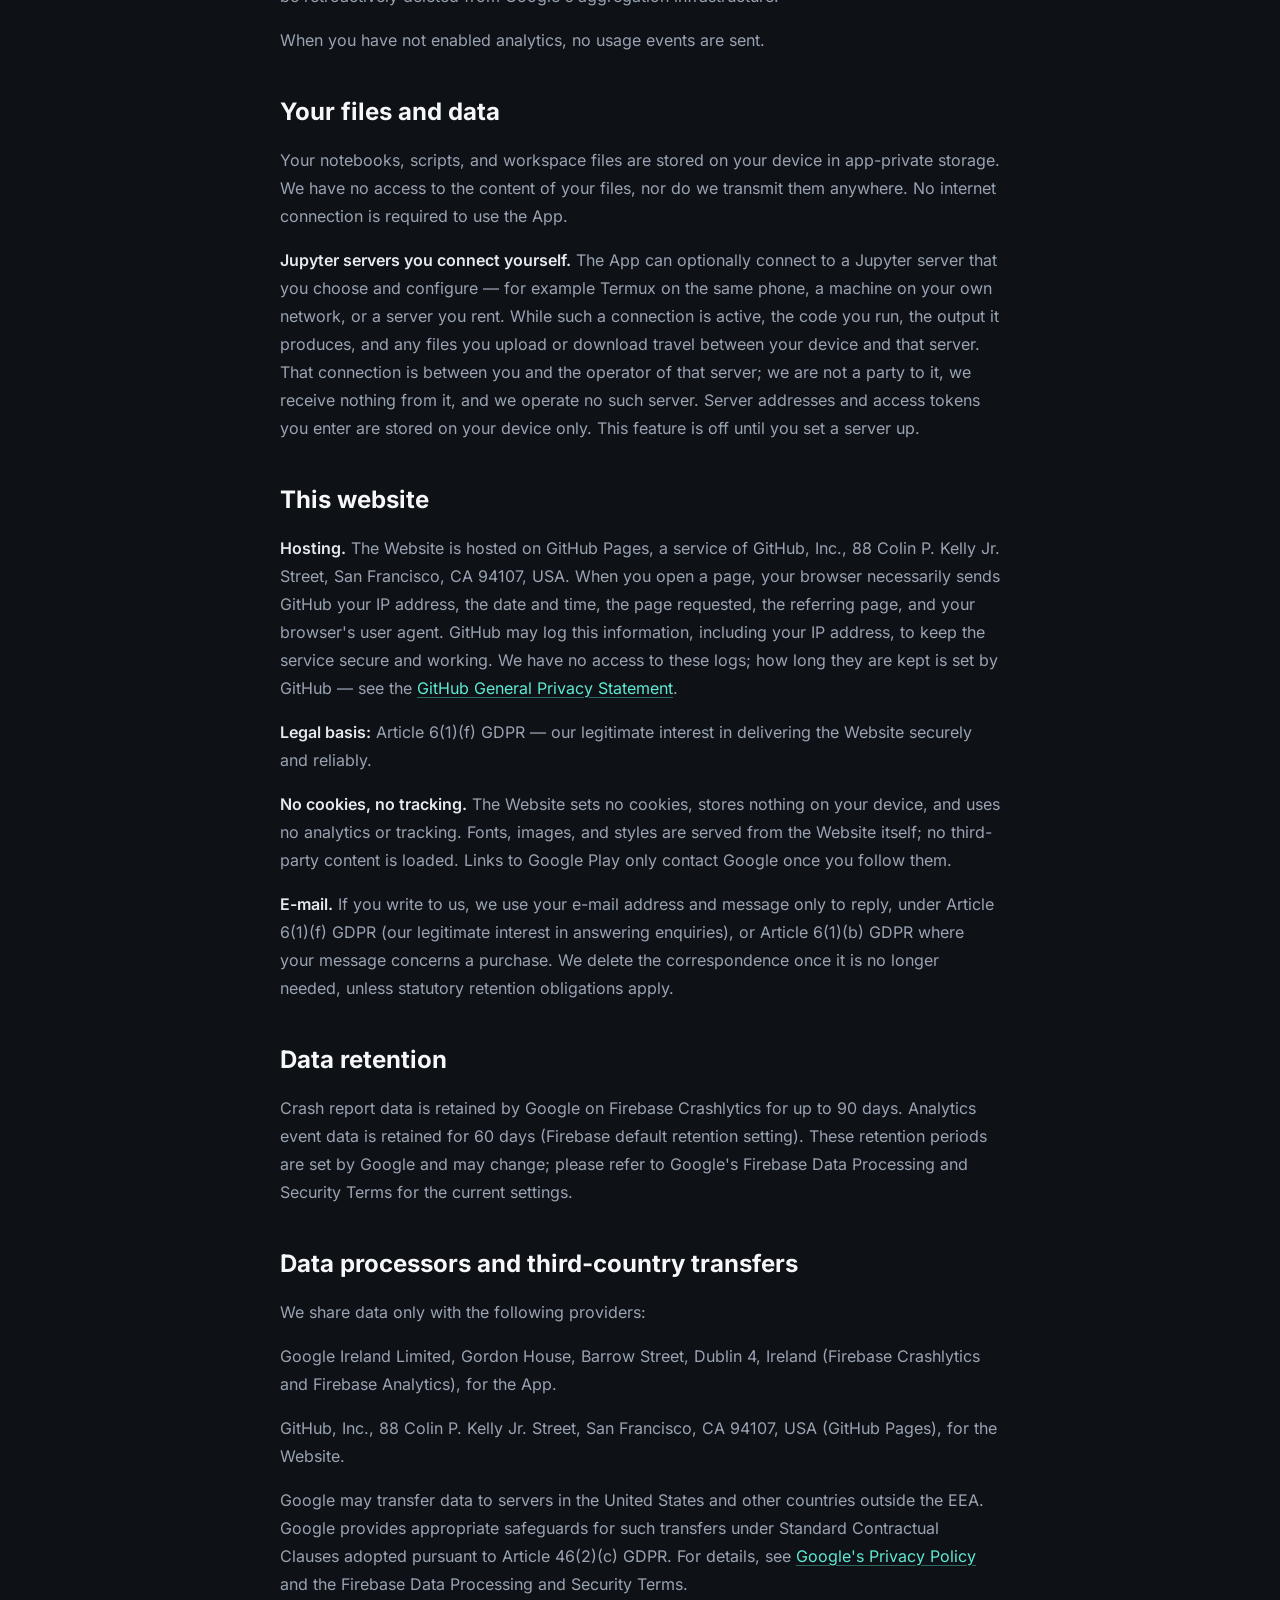
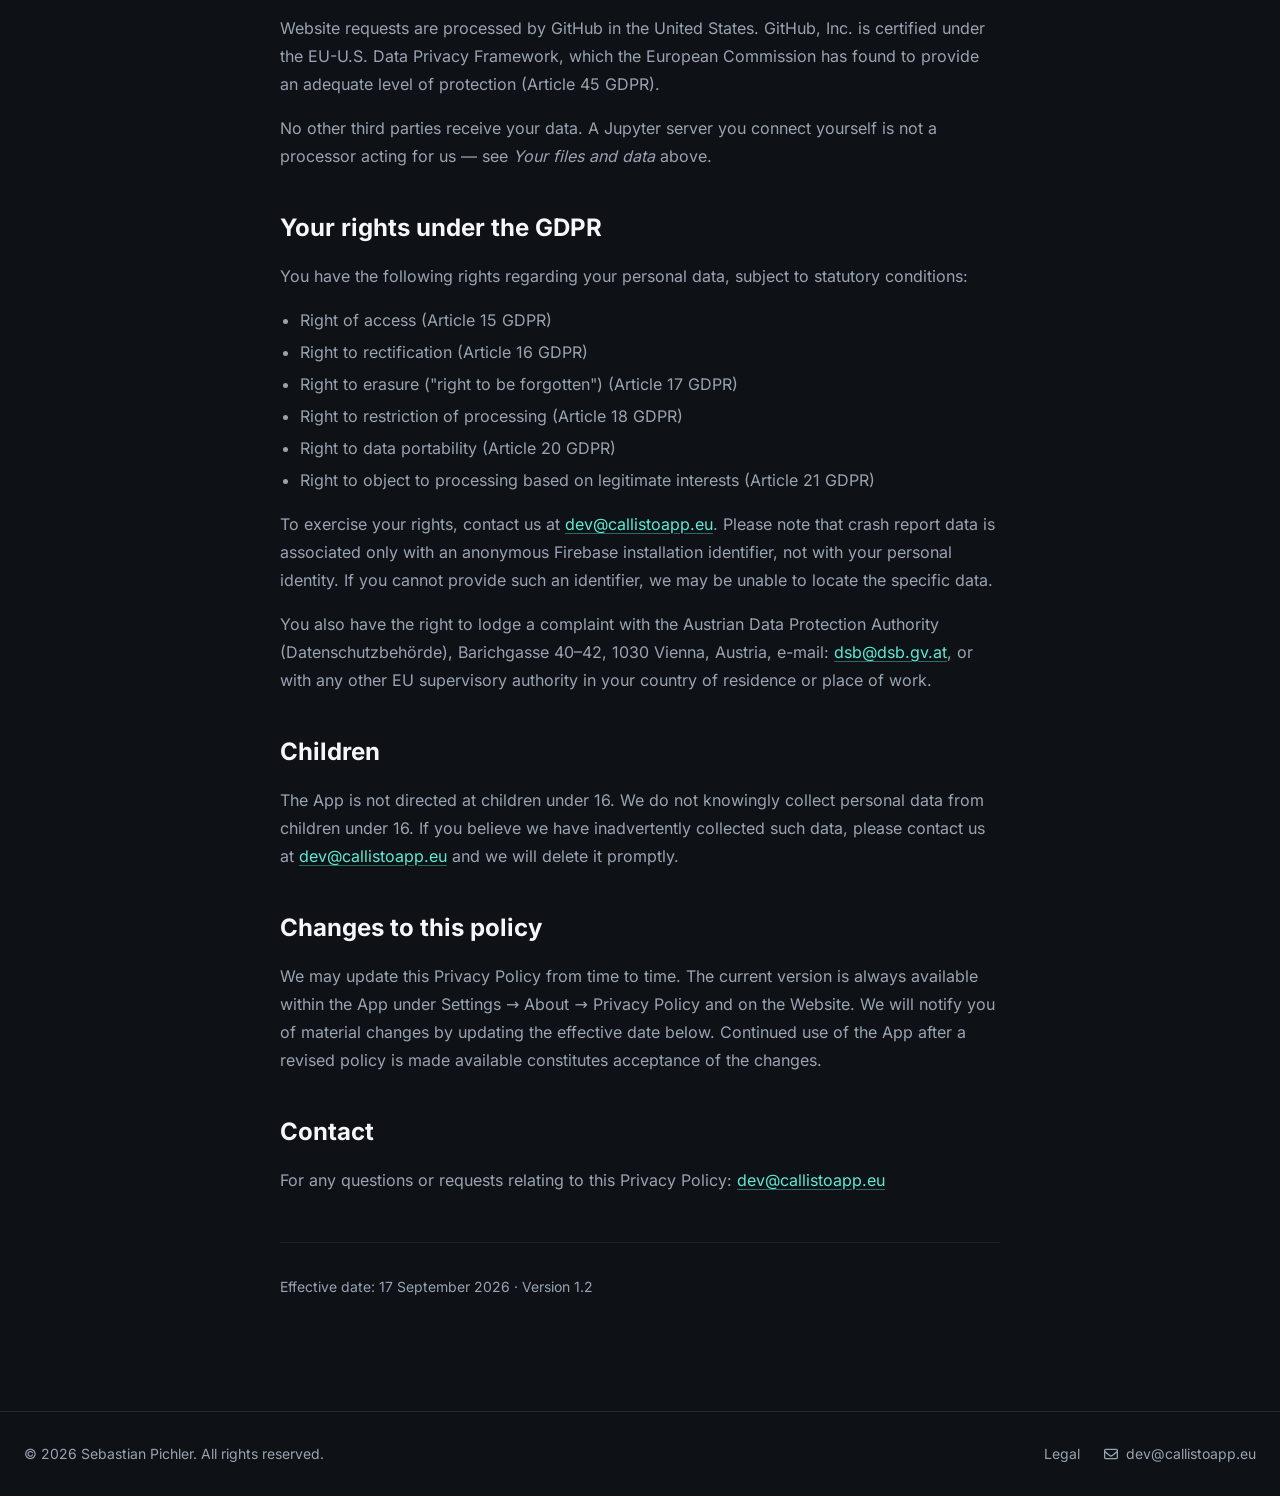
<file: privacy.html>
<!DOCTYPE html>
<html lang="en" class="motion-safe:scroll-smooth">
<head>
    <meta charset="UTF-8">
    <meta name="viewport" content="width=device-width, initial-scale=1.0">
    <meta name="description" content="Privacy Policy for the Callisto app and the callistoapp.eu website.">
    <meta name="theme-color" content="#0E1116">
    <link rel="canonical" href="https://callistoapp.eu/privacy.html">
    <title>Privacy Policy — Callisto</title>
    <link rel="icon" type="image/png" href="assets/callisto-icon.png">
    <link rel="apple-touch-icon" href="assets/callisto-icon@2x.png">
    <link rel="preload" href="assets/fonts/inter-latin-wght-normal.woff2" as="font" type="font/woff2" crossorigin>
    <link rel="stylesheet" href="assets/site.css">
    <!-- Icons: Font Awesome Free 6.4.0 by @fontawesome, inlined as SVG. https://fontawesome.com/license/free (Icons: CC BY 4.0) -->
    <style>
        .prose h2 { font-size: 1.5rem; font-weight: 700; color: #F5F7FA; margin-top: 2.5rem; margin-bottom: 1rem; }
        .prose h3 { font-size: 1.15rem; font-weight: 600; color: #F5F7FA; margin-top: 2rem; margin-bottom: 0.75rem; }
        .prose p { color: #9AA3B2; line-height: 1.75; margin-bottom: 1rem; }
        .prose ul { color: #9AA3B2; line-height: 1.75; margin-bottom: 1rem; padding-left: 1.25rem; list-style: disc; }
        .prose ul li { margin-bottom: 0.25rem; }
        .prose a { color: #5EEAD4; text-decoration: underline; text-underline-offset: 3px; text-decoration-color: rgba(94,234,212,0.4); }
        .prose a:hover { text-decoration-color: #5EEAD4; }
        .prose strong { color: #E6E9EF; font-weight: 600; }
        .prose code { font-family: 'Fira Code', ui-monospace, monospace; color: #E6E9EF; background: #13171F; padding: 0.1rem 0.35rem; border-radius: 0.25rem; font-size: 0.9em; }
        .prose .meta { color: #9AA3B2; font-size: 0.875rem; }
    </style>
</head>
<body class="bg-bg text-fg font-sans antialiased flex flex-col min-h-screen">

    <nav class="container mx-auto px-6 py-6 flex items-center justify-between">
        <a href="index.html" class="flex items-center gap-3">
            <img src="assets/callisto-icon.png" alt="Callisto" width="40" height="40" class="w-10 h-10 rounded-xl shadow-[0_0_15px_rgba(94,234,212,0.25)]">
            <span class="text-2xl font-bold tracking-tight text-fgStrong">Callisto</span>
        </a>
        <div class="hidden sm:flex items-center gap-6 text-sm">
            <a href="index.html#features" class="text-fgMuted hover:text-fgStrong transition-colors">Features</a>
            <a href="legal.html" class="text-fgMuted hover:text-fgStrong transition-colors">Legal</a>
            <a href="mailto:dev@callistoapp.eu" class="text-fgMuted hover:text-fgStrong transition-colors">Contact</a>
        </div>
    </nav>

    <main class="flex-grow container mx-auto px-6 py-8 md:py-12 max-w-3xl">
        <a href="legal.html" class="inline-flex items-center gap-2 text-sm text-fgMuted hover:text-accent transition-colors mb-8">
            <svg class="text-xs h-[1em] w-auto shrink-0 fill-current" viewBox="0 0 448 512" aria-hidden="true"><path d="M9.4 233.4c-12.5 12.5-12.5 32.8 0 45.3l160 160c12.5 12.5 32.8 12.5 45.3 0s12.5-32.8 0-45.3L109.2 288 416 288c17.7 0 32-14.3 32-32s-14.3-32-32-32l-306.7 0L214.6 118.6c12.5-12.5 12.5-32.8 0-45.3s-32.8-12.5-45.3 0l-160 160z"/></svg>
            Back to Legal
        </a>

        <article class="prose">
            <h1 class="text-4xl md:text-5xl font-extrabold text-fgStrong mb-4">Privacy Policy</h1>
            <p class="meta mb-12">Datenschutzerklärung / Privacy Policy &middot; Effective 17 September 2026 &middot; Version 1.2</p>

            <p>This Privacy Policy describes how Sebastian Pichler ("we", "us", or "our") processes personal data in connection with the Callisto app ("App") on Android devices and the website at callistoapp.eu ("Website"). It applies from the date of first use of the App, and to every visit to the Website.</p>

            <h2>Controller</h2>
            <p>
                Sebastian Pichler<br>
                Lindengasse 4<br>
                4040 Linz<br>
                Austria<br>
                E-mail: <a href="mailto:dev@callistoapp.eu">dev@callistoapp.eu</a>
            </p>

            <h2>What data we collect and why</h2>

            <h3>1. Crash reports (Firebase Crashlytics)</h3>
            <p>We use Firebase Crashlytics, a service provided by Google Ireland Limited, Gordon House, Barrow Street, Dublin 4, Ireland, to collect crash reports automatically whenever the App experiences an unexpected error.</p>
            <p><strong>Data collected:</strong> device model and manufacturer, operating system version, App version and build number, timestamp of the crash, stack trace and exception type. We do not collect names, e-mail addresses, IP addresses, location data, file contents, or any other personally identifiable information through crash reports. We do not link crash reports to individual users.</p>
            <p><strong>Legal basis:</strong> Article 6(1)(f) GDPR — our legitimate interest in maintaining App stability and fixing defects. This processing is necessary to keep the App functional for all users and does not override your interests, rights, or freedoms.</p>
            <p>Crash reporting is always on. If you do not wish crash data to be collected, you may uninstall the App.</p>

            <h3>2. Usage analytics (Firebase Analytics)</h3>
            <p>If you enable "Anonymous usage data" in Settings → Privacy, we additionally collect basic usage events via Firebase Analytics, also provided by Google Ireland Limited.</p>
            <p><strong>Data collected when opted in:</strong> screen_view events (which screens you open), session start and session end events, and general engagement metrics. We do not collect user IDs, advertising IDs (AAID is set to zeros by Firebase when analytics are disabled; we do not enable AAID collection), names, e-mail addresses, notebook or script file contents, or any code you write in the App.</p>
            <p><strong>Legal basis:</strong> Article 6(1)(a) GDPR — your freely given consent. You can withdraw consent at any time by disabling the toggle in Settings → Privacy. Withdrawing consent does not affect the lawfulness of any processing based on consent before its withdrawal. Firebase Analytics stops collecting new events immediately upon opt-out; previously collected aggregate data cannot be retroactively deleted from Google's aggregation infrastructure.</p>
            <p>When you have not enabled analytics, no usage events are sent.</p>

            <h2>Your files and data</h2>
            <p>Your notebooks, scripts, and workspace files are stored on your device in app-private storage. We have no access to the content of your files, nor do we transmit them anywhere. No internet connection is required to use the App.</p>
            <p><strong>Jupyter servers you connect yourself.</strong> The App can optionally connect to a Jupyter server that you choose and configure — for example Termux on the same phone, a machine on your own network, or a server you rent. While such a connection is active, the code you run, the output it produces, and any files you upload or download travel between your device and that server. That connection is between you and the operator of that server; we are not a party to it, we receive nothing from it, and we operate no such server. Server addresses and access tokens you enter are stored on your device only. This feature is off until you set a server up.</p>

            <h2>This website</h2>
            <p><strong>Hosting.</strong> The Website is hosted on GitHub Pages, a service of GitHub, Inc., 88 Colin P. Kelly Jr. Street, San Francisco, CA 94107, USA. When you open a page, your browser necessarily sends GitHub your IP address, the date and time, the page requested, the referring page, and your browser's user agent. GitHub may log this information, including your IP address, to keep the service secure and working. We have no access to these logs; how long they are kept is set by GitHub — see the <a href="https://docs.github.com/en/site-policy/privacy-policies/github-general-privacy-statement">GitHub General Privacy Statement</a>.</p>
            <p><strong>Legal basis:</strong> Article 6(1)(f) GDPR — our legitimate interest in delivering the Website securely and reliably.</p>
            <p><strong>No cookies, no tracking.</strong> The Website sets no cookies, stores nothing on your device, and uses no analytics or tracking. Fonts, images, and styles are served from the Website itself; no third-party content is loaded. Links to Google Play only contact Google once you follow them.</p>
            <p><strong>E-mail.</strong> If you write to us, we use your e-mail address and message only to reply, under Article 6(1)(f) GDPR (our legitimate interest in answering enquiries), or Article 6(1)(b) GDPR where your message concerns a purchase. We delete the correspondence once it is no longer needed, unless statutory retention obligations apply.</p>

            <h2>Data retention</h2>
            <p>Crash report data is retained by Google on Firebase Crashlytics for up to 90 days. Analytics event data is retained for 60 days (Firebase default retention setting). These retention periods are set by Google and may change; please refer to Google's Firebase Data Processing and Security Terms for the current settings.</p>

            <h2>Data processors and third-country transfers</h2>
            <p>We share data only with the following providers:</p>
            <p>Google Ireland Limited, Gordon House, Barrow Street, Dublin 4, Ireland (Firebase Crashlytics and Firebase Analytics), for the App.</p>
            <p>GitHub, Inc., 88 Colin P. Kelly Jr. Street, San Francisco, CA 94107, USA (GitHub Pages), for the Website.</p>
            <p>Google may transfer data to servers in the United States and other countries outside the EEA. Google provides appropriate safeguards for such transfers under Standard Contractual Clauses adopted pursuant to Article 46(2)(c) GDPR. For details, see <a href="https://policies.google.com/privacy">Google's Privacy Policy</a> and the Firebase Data Processing and Security Terms.</p>
            <p>Website requests are processed by GitHub in the United States. GitHub, Inc. is certified under the EU-U.S. Data Privacy Framework, which the European Commission has found to provide an adequate level of protection (Article 45 GDPR).</p>
            <p>No other third parties receive your data. A Jupyter server you connect yourself is not a processor acting for us — see <em>Your files and data</em> above.</p>

            <h2>Your rights under the GDPR</h2>
            <p>You have the following rights regarding your personal data, subject to statutory conditions:</p>
            <ul>
                <li>Right of access (Article 15 GDPR)</li>
                <li>Right to rectification (Article 16 GDPR)</li>
                <li>Right to erasure ("right to be forgotten") (Article 17 GDPR)</li>
                <li>Right to restriction of processing (Article 18 GDPR)</li>
                <li>Right to data portability (Article 20 GDPR)</li>
                <li>Right to object to processing based on legitimate interests (Article 21 GDPR)</li>
            </ul>
            <p>To exercise your rights, contact us at <a href="mailto:dev@callistoapp.eu">dev@callistoapp.eu</a>. Please note that crash report data is associated only with an anonymous Firebase installation identifier, not with your personal identity. If you cannot provide such an identifier, we may be unable to locate the specific data.</p>
            <p>You also have the right to lodge a complaint with the Austrian Data Protection Authority (Datenschutzbehörde), Barichgasse 40–42, 1030 Vienna, Austria, e-mail: <a href="mailto:dsb@dsb.gv.at">dsb@dsb.gv.at</a>, or with any other EU supervisory authority in your country of residence or place of work.</p>

            <h2>Children</h2>
            <p>The App is not directed at children under 16. We do not knowingly collect personal data from children under 16. If you believe we have inadvertently collected such data, please contact us at <a href="mailto:dev@callistoapp.eu">dev@callistoapp.eu</a> and we will delete it promptly.</p>

            <h2>Changes to this policy</h2>
            <p>We may update this Privacy Policy from time to time. The current version is always available within the App under Settings → About → Privacy Policy and on the Website. We will notify you of material changes by updating the effective date below. Continued use of the App after a revised policy is made available constitutes acceptance of the changes.</p>

            <h2>Contact</h2>
            <p>For any questions or requests relating to this Privacy Policy: <a href="mailto:dev@callistoapp.eu">dev@callistoapp.eu</a></p>

            <p class="meta mt-12 pt-8 border-t border-borderSoft">Effective date: 17 September 2026 &middot; Version 1.2</p>
        </article>
    </main>

    <footer class="bg-bg py-8 border-t border-borderApp mt-12">
        <div class="container mx-auto px-6 flex flex-col md:flex-row items-center justify-between gap-4 text-sm">
            <p class="text-fgMuted">&copy; 2026 Sebastian Pichler. All rights reserved.</p>
            <div class="flex items-center gap-6">
                <a href="legal.html" class="text-fgMuted hover:text-accent transition-colors">Legal</a>
                <a href="mailto:dev@callistoapp.eu" class="text-fgMuted hover:text-accent transition-colors flex items-center gap-2">
                    <svg class="h-[1em] w-auto shrink-0 fill-current" viewBox="0 0 512 512" aria-hidden="true"><path d="M64 112c-8.8 0-16 7.2-16 16v22.1L220.5 291.7c20.7 17 50.4 17 71.1 0L464 150.1V128c0-8.8-7.2-16-16-16H64zM48 212.2V384c0 8.8 7.2 16 16 16H448c8.8 0 16-7.2 16-16V212.2L322 328.8c-38.4 31.5-93.7 31.5-132 0L48 212.2zM0 128C0 92.7 28.7 64 64 64H448c35.3 0 64 28.7 64 64V384c0 35.3-28.7 64-64 64H64c-35.3 0-64-28.7-64-64V128z"/></svg>
                    dev@callistoapp.eu
                </a>
            </div>
        </div>
    </footer>
</body>
</html>
</file>
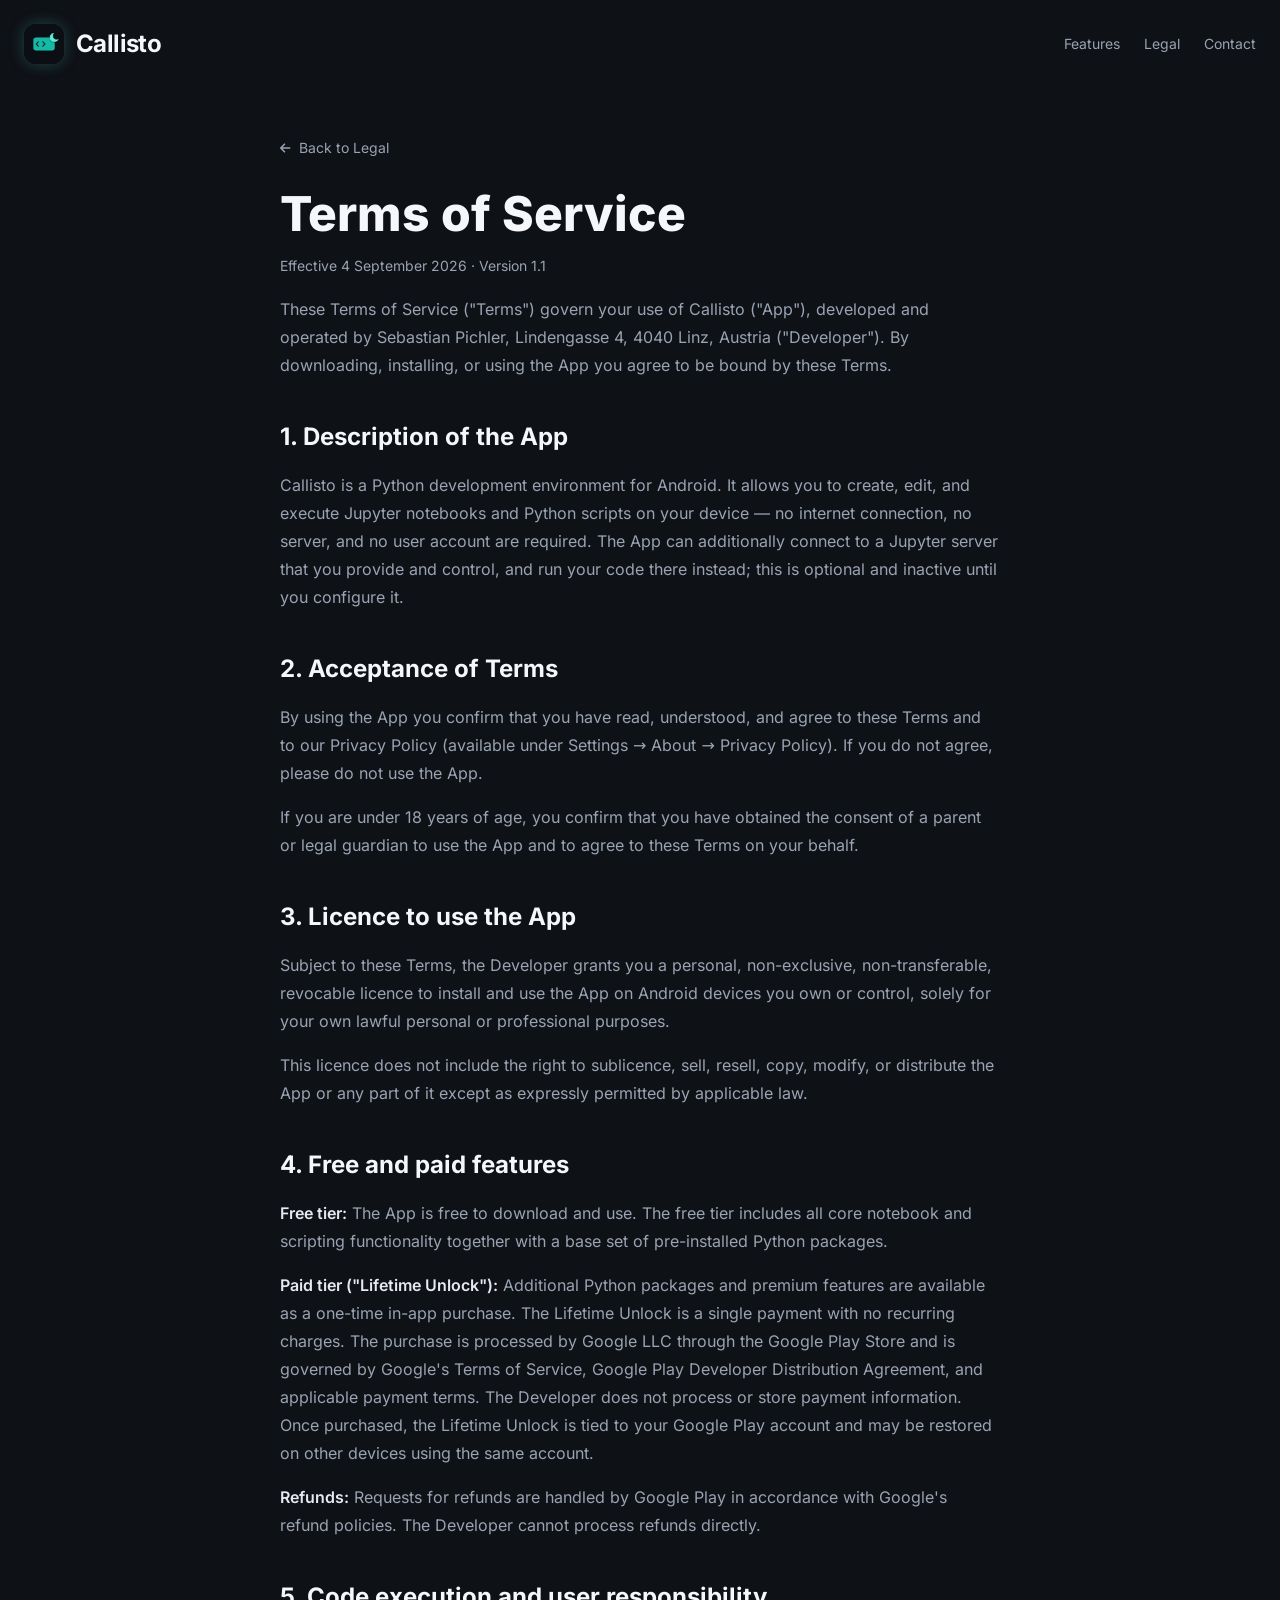
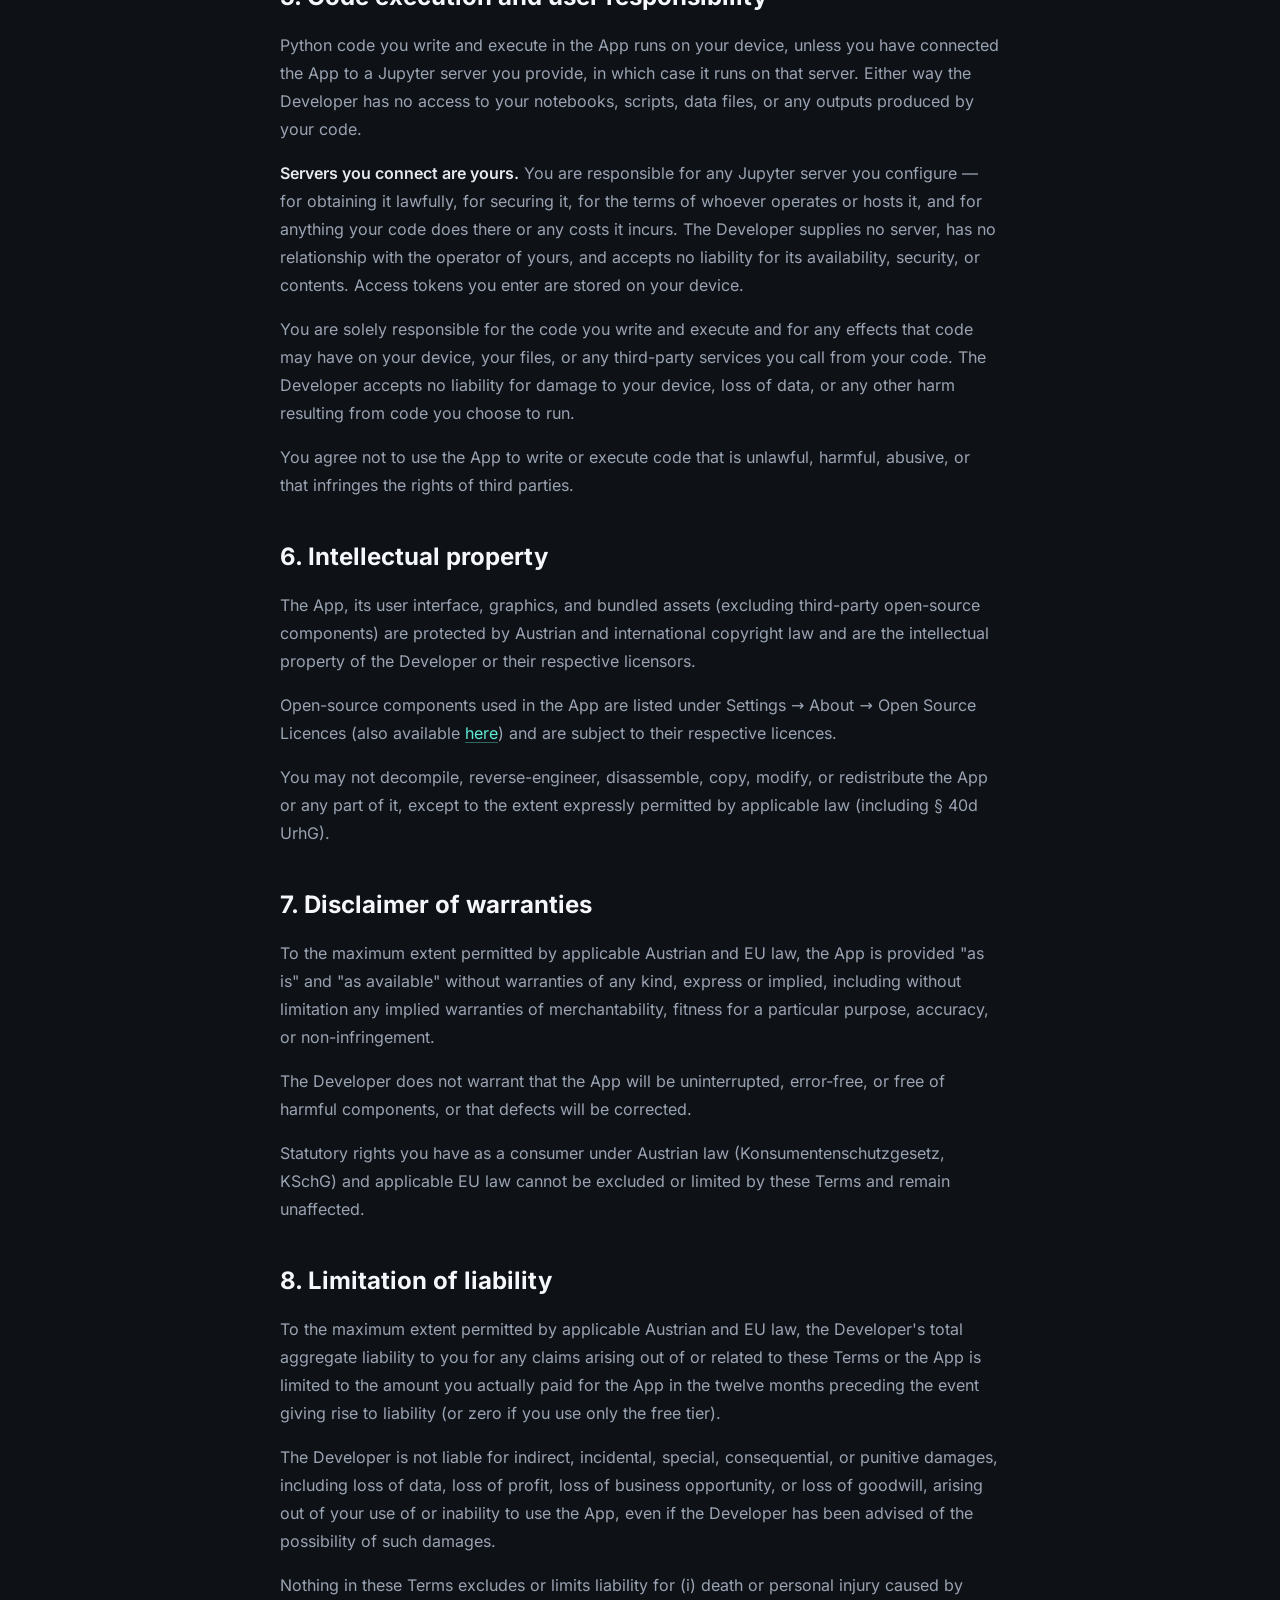
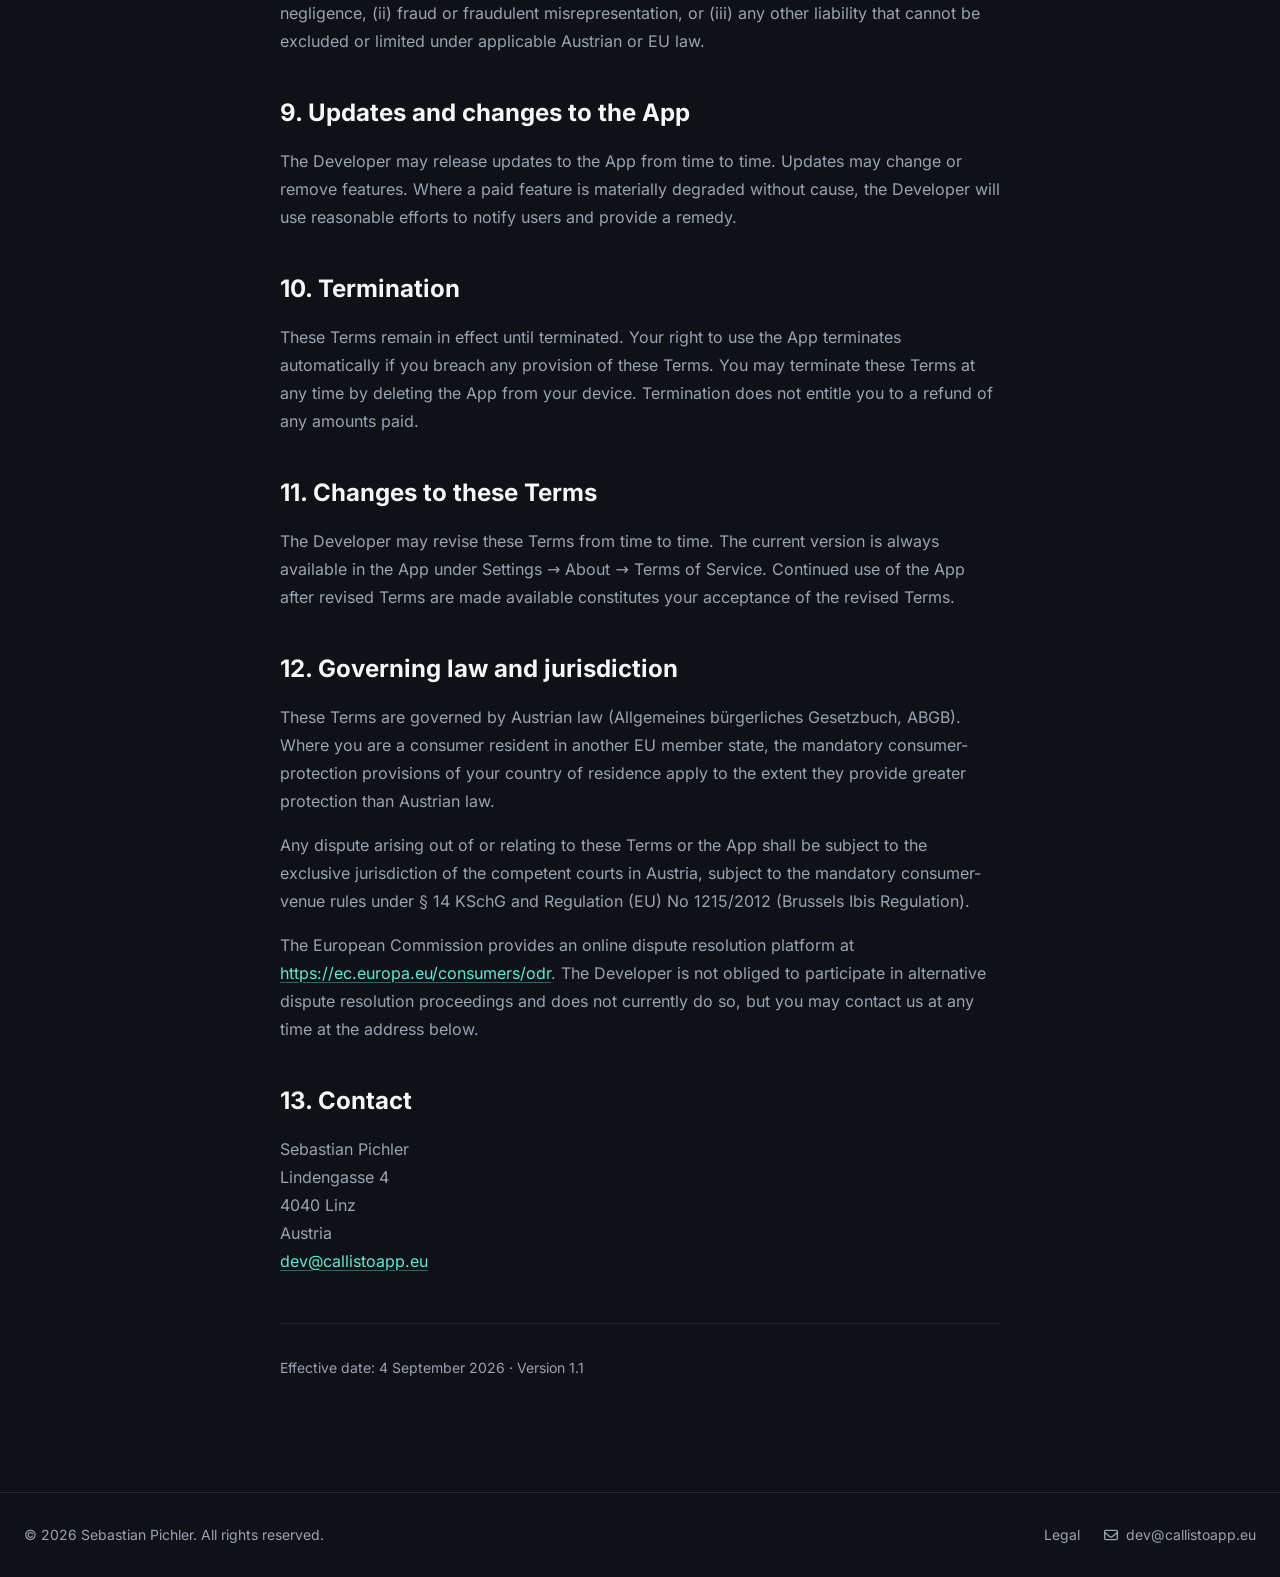
<file: terms.html>
<!DOCTYPE html>
<html lang="en" class="motion-safe:scroll-smooth">
<head>
    <meta charset="UTF-8">
    <meta name="viewport" content="width=device-width, initial-scale=1.0">
    <meta name="description" content="Terms of Service for Callisto — Python &amp; Jupyter Notebooks on Android.">
    <meta name="theme-color" content="#0E1116">
    <link rel="canonical" href="https://callistoapp.eu/terms.html">
    <title>Terms of Service — Callisto</title>
    <link rel="icon" type="image/png" href="assets/callisto-icon.png">
    <link rel="apple-touch-icon" href="assets/callisto-icon@2x.png">
    <link rel="preload" href="assets/fonts/inter-latin-wght-normal.woff2" as="font" type="font/woff2" crossorigin>
    <link rel="stylesheet" href="assets/site.css">
    <!-- Icons: Font Awesome Free 6.4.0 by @fontawesome, inlined as SVG. https://fontawesome.com/license/free (Icons: CC BY 4.0) -->
    <style>
        .prose h2 { font-size: 1.5rem; font-weight: 700; color: #F5F7FA; margin-top: 2.5rem; margin-bottom: 1rem; }
        .prose p { color: #9AA3B2; line-height: 1.75; margin-bottom: 1rem; }
        .prose a { color: #5EEAD4; text-decoration: underline; text-underline-offset: 3px; text-decoration-color: rgba(94,234,212,0.4); }
        .prose a:hover { text-decoration-color: #5EEAD4; }
        .prose strong { color: #E6E9EF; font-weight: 600; }
        .prose .meta { color: #9AA3B2; font-size: 0.875rem; }
    </style>
</head>
<body class="bg-bg text-fg font-sans antialiased flex flex-col min-h-screen">

    <nav class="container mx-auto px-6 py-6 flex items-center justify-between">
        <a href="index.html" class="flex items-center gap-3">
            <img src="assets/callisto-icon.png" alt="Callisto" width="40" height="40" class="w-10 h-10 rounded-xl shadow-[0_0_15px_rgba(94,234,212,0.25)]">
            <span class="text-2xl font-bold tracking-tight text-fgStrong">Callisto</span>
        </a>
        <div class="hidden sm:flex items-center gap-6 text-sm">
            <a href="index.html#features" class="text-fgMuted hover:text-fgStrong transition-colors">Features</a>
            <a href="legal.html" class="text-fgMuted hover:text-fgStrong transition-colors">Legal</a>
            <a href="mailto:dev@callistoapp.eu" class="text-fgMuted hover:text-fgStrong transition-colors">Contact</a>
        </div>
    </nav>

    <main class="flex-grow container mx-auto px-6 py-8 md:py-12 max-w-3xl">
        <a href="legal.html" class="inline-flex items-center gap-2 text-sm text-fgMuted hover:text-accent transition-colors mb-8">
            <svg class="text-xs h-[1em] w-auto shrink-0 fill-current" viewBox="0 0 448 512" aria-hidden="true"><path d="M9.4 233.4c-12.5 12.5-12.5 32.8 0 45.3l160 160c12.5 12.5 32.8 12.5 45.3 0s12.5-32.8 0-45.3L109.2 288 416 288c17.7 0 32-14.3 32-32s-14.3-32-32-32l-306.7 0L214.6 118.6c12.5-12.5 12.5-32.8 0-45.3s-32.8-12.5-45.3 0l-160 160z"/></svg>
            Back to Legal
        </a>

        <article class="prose">
            <h1 class="text-4xl md:text-5xl font-extrabold text-fgStrong mb-4">Terms of Service</h1>
            <p class="meta mb-12">Effective 4 September 2026 &middot; Version 1.1</p>

            <p>These Terms of Service ("Terms") govern your use of Callisto ("App"), developed and operated by Sebastian Pichler, Lindengasse 4, 4040 Linz, Austria ("Developer"). By downloading, installing, or using the App you agree to be bound by these Terms.</p>

            <h2>1. Description of the App</h2>
            <p>Callisto is a Python development environment for Android. It allows you to create, edit, and execute Jupyter notebooks and Python scripts on your device — no internet connection, no server, and no user account are required. The App can additionally connect to a Jupyter server that you provide and control, and run your code there instead; this is optional and inactive until you configure it.</p>

            <h2>2. Acceptance of Terms</h2>
            <p>By using the App you confirm that you have read, understood, and agree to these Terms and to our Privacy Policy (available under Settings → About → Privacy Policy). If you do not agree, please do not use the App.</p>
            <p>If you are under 18 years of age, you confirm that you have obtained the consent of a parent or legal guardian to use the App and to agree to these Terms on your behalf.</p>

            <h2>3. Licence to use the App</h2>
            <p>Subject to these Terms, the Developer grants you a personal, non-exclusive, non-transferable, revocable licence to install and use the App on Android devices you own or control, solely for your own lawful personal or professional purposes.</p>
            <p>This licence does not include the right to sublicence, sell, resell, copy, modify, or distribute the App or any part of it except as expressly permitted by applicable law.</p>

            <h2>4. Free and paid features</h2>
            <p><strong>Free tier:</strong> The App is free to download and use. The free tier includes all core notebook and scripting functionality together with a base set of pre-installed Python packages.</p>
            <p><strong>Paid tier ("Lifetime Unlock"):</strong> Additional Python packages and premium features are available as a one-time in-app purchase. The Lifetime Unlock is a single payment with no recurring charges. The purchase is processed by Google LLC through the Google Play Store and is governed by Google's Terms of Service, Google Play Developer Distribution Agreement, and applicable payment terms. The Developer does not process or store payment information. Once purchased, the Lifetime Unlock is tied to your Google Play account and may be restored on other devices using the same account.</p>
            <p><strong>Refunds:</strong> Requests for refunds are handled by Google Play in accordance with Google's refund policies. The Developer cannot process refunds directly.</p>

            <h2>5. Code execution and user responsibility</h2>
            <p>Python code you write and execute in the App runs on your device, unless you have connected the App to a Jupyter server you provide, in which case it runs on that server. Either way the Developer has no access to your notebooks, scripts, data files, or any outputs produced by your code.</p>
            <p><strong>Servers you connect are yours.</strong> You are responsible for any Jupyter server you configure — for obtaining it lawfully, for securing it, for the terms of whoever operates or hosts it, and for anything your code does there or any costs it incurs. The Developer supplies no server, has no relationship with the operator of yours, and accepts no liability for its availability, security, or contents. Access tokens you enter are stored on your device.</p>
            <p>You are solely responsible for the code you write and execute and for any effects that code may have on your device, your files, or any third-party services you call from your code. The Developer accepts no liability for damage to your device, loss of data, or any other harm resulting from code you choose to run.</p>
            <p>You agree not to use the App to write or execute code that is unlawful, harmful, abusive, or that infringes the rights of third parties.</p>

            <h2>6. Intellectual property</h2>
            <p>The App, its user interface, graphics, and bundled assets (excluding third-party open-source components) are protected by Austrian and international copyright law and are the intellectual property of the Developer or their respective licensors.</p>
            <p>Open-source components used in the App are listed under Settings → About → Open Source Licences (also available <a href="licences.html">here</a>) and are subject to their respective licences.</p>
            <p>You may not decompile, reverse-engineer, disassemble, copy, modify, or redistribute the App or any part of it, except to the extent expressly permitted by applicable law (including § 40d UrhG).</p>

            <h2>7. Disclaimer of warranties</h2>
            <p>To the maximum extent permitted by applicable Austrian and EU law, the App is provided "as is" and "as available" without warranties of any kind, express or implied, including without limitation any implied warranties of merchantability, fitness for a particular purpose, accuracy, or non-infringement.</p>
            <p>The Developer does not warrant that the App will be uninterrupted, error-free, or free of harmful components, or that defects will be corrected.</p>
            <p>Statutory rights you have as a consumer under Austrian law (Konsumentenschutzgesetz, KSchG) and applicable EU law cannot be excluded or limited by these Terms and remain unaffected.</p>

            <h2>8. Limitation of liability</h2>
            <p>To the maximum extent permitted by applicable Austrian and EU law, the Developer's total aggregate liability to you for any claims arising out of or related to these Terms or the App is limited to the amount you actually paid for the App in the twelve months preceding the event giving rise to liability (or zero if you use only the free tier).</p>
            <p>The Developer is not liable for indirect, incidental, special, consequential, or punitive damages, including loss of data, loss of profit, loss of business opportunity, or loss of goodwill, arising out of your use of or inability to use the App, even if the Developer has been advised of the possibility of such damages.</p>
            <p>Nothing in these Terms excludes or limits liability for (i) death or personal injury caused by negligence, (ii) fraud or fraudulent misrepresentation, or (iii) any other liability that cannot be excluded or limited under applicable Austrian or EU law.</p>

            <h2>9. Updates and changes to the App</h2>
            <p>The Developer may release updates to the App from time to time. Updates may change or remove features. Where a paid feature is materially degraded without cause, the Developer will use reasonable efforts to notify users and provide a remedy.</p>

            <h2>10. Termination</h2>
            <p>These Terms remain in effect until terminated. Your right to use the App terminates automatically if you breach any provision of these Terms. You may terminate these Terms at any time by deleting the App from your device. Termination does not entitle you to a refund of any amounts paid.</p>

            <h2>11. Changes to these Terms</h2>
            <p>The Developer may revise these Terms from time to time. The current version is always available in the App under Settings → About → Terms of Service. Continued use of the App after revised Terms are made available constitutes your acceptance of the revised Terms.</p>

            <h2>12. Governing law and jurisdiction</h2>
            <p>These Terms are governed by Austrian law (Allgemeines bürgerliches Gesetzbuch, ABGB). Where you are a consumer resident in another EU member state, the mandatory consumer-protection provisions of your country of residence apply to the extent they provide greater protection than Austrian law.</p>
            <p>Any dispute arising out of or relating to these Terms or the App shall be subject to the exclusive jurisdiction of the competent courts in Austria, subject to the mandatory consumer-venue rules under § 14 KSchG and Regulation (EU) No 1215/2012 (Brussels Ibis Regulation).</p>
            <p>The European Commission provides an online dispute resolution platform at <a href="https://ec.europa.eu/consumers/odr">https://ec.europa.eu/consumers/odr</a>. The Developer is not obliged to participate in alternative dispute resolution proceedings and does not currently do so, but you may contact us at any time at the address below.</p>

            <h2>13. Contact</h2>
            <p>
                Sebastian Pichler<br>
                Lindengasse 4<br>
                4040 Linz<br>
                Austria<br>
                <a href="mailto:dev@callistoapp.eu">dev@callistoapp.eu</a>
            </p>

            <p class="meta mt-12 pt-8 border-t border-borderSoft">Effective date: 4 September 2026 &middot; Version 1.1</p>
        </article>
    </main>

    <footer class="bg-bg py-8 border-t border-borderApp mt-12">
        <div class="container mx-auto px-6 flex flex-col md:flex-row items-center justify-between gap-4 text-sm">
            <p class="text-fgMuted">&copy; 2026 Sebastian Pichler. All rights reserved.</p>
            <div class="flex items-center gap-6">
                <a href="legal.html" class="text-fgMuted hover:text-accent transition-colors">Legal</a>
                <a href="mailto:dev@callistoapp.eu" class="text-fgMuted hover:text-accent transition-colors flex items-center gap-2">
                    <svg class="h-[1em] w-auto shrink-0 fill-current" viewBox="0 0 512 512" aria-hidden="true"><path d="M64 112c-8.8 0-16 7.2-16 16v22.1L220.5 291.7c20.7 17 50.4 17 71.1 0L464 150.1V128c0-8.8-7.2-16-16-16H64zM48 212.2V384c0 8.8 7.2 16 16 16H448c8.8 0 16-7.2 16-16V212.2L322 328.8c-38.4 31.5-93.7 31.5-132 0L48 212.2zM0 128C0 92.7 28.7 64 64 64H448c35.3 0 64 28.7 64 64V384c0 35.3-28.7 64-64 64H64c-35.3 0-64-28.7-64-64V128z"/></svg>
                    dev@callistoapp.eu
                </a>
            </div>
        </div>
    </footer>
</body>
</html>
</file>
<file: assets/site.css>
*,:after,:before{--tw-border-spacing-x:0;--tw-border-spacing-y:0;--tw-translate-x:0;--tw-translate-y:0;--tw-rotate:0;--tw-skew-x:0;--tw-skew-y:0;--tw-scale-x:1;--tw-scale-y:1;--tw-pan-x: ;--tw-pan-y: ;--tw-pinch-zoom: ;--tw-scroll-snap-strictness:proximity;--tw-gradient-from-position: ;--tw-gradient-via-position: ;--tw-gradient-to-position: ;--tw-ordinal: ;--tw-slashed-zero: ;--tw-numeric-figure: ;--tw-numeric-spacing: ;--tw-numeric-fraction: ;--tw-ring-inset: ;--tw-ring-offset-width:0px;--tw-ring-offset-color:#fff;--tw-ring-color:rgba(59,130,246,.5);--tw-ring-offset-shadow:0 0 #0000;--tw-ring-shadow:0 0 #0000;--tw-shadow:0 0 #0000;--tw-shadow-colored:0 0 #0000;--tw-blur: ;--tw-brightness: ;--tw-contrast: ;--tw-grayscale: ;--tw-hue-rotate: ;--tw-invert: ;--tw-saturate: ;--tw-sepia: ;--tw-drop-shadow: ;--tw-backdrop-blur: ;--tw-backdrop-brightness: ;--tw-backdrop-contrast: ;--tw-backdrop-grayscale: ;--tw-backdrop-hue-rotate: ;--tw-backdrop-invert: ;--tw-backdrop-opacity: ;--tw-backdrop-saturate: ;--tw-backdrop-sepia: ;--tw-contain-size: ;--tw-contain-layout: ;--tw-contain-paint: ;--tw-contain-style: }::backdrop{--tw-border-spacing-x:0;--tw-border-spacing-y:0;--tw-translate-x:0;--tw-translate-y:0;--tw-rotate:0;--tw-skew-x:0;--tw-skew-y:0;--tw-scale-x:1;--tw-scale-y:1;--tw-pan-x: ;--tw-pan-y: ;--tw-pinch-zoom: ;--tw-scroll-snap-strictness:proximity;--tw-gradient-from-position: ;--tw-gradient-via-position: ;--tw-gradient-to-position: ;--tw-ordinal: ;--tw-slashed-zero: ;--tw-numeric-figure: ;--tw-numeric-spacing: ;--tw-numeric-fraction: ;--tw-ring-inset: ;--tw-ring-offset-width:0px;--tw-ring-offset-color:#fff;--tw-ring-color:rgba(59,130,246,.5);--tw-ring-offset-shadow:0 0 #0000;--tw-ring-shadow:0 0 #0000;--tw-shadow:0 0 #0000;--tw-shadow-colored:0 0 #0000;--tw-blur: ;--tw-brightness: ;--tw-contrast: ;--tw-grayscale: ;--tw-hue-rotate: ;--tw-invert: ;--tw-saturate: ;--tw-sepia: ;--tw-drop-shadow: ;--tw-backdrop-blur: ;--tw-backdrop-brightness: ;--tw-backdrop-contrast: ;--tw-backdrop-grayscale: ;--tw-backdrop-hue-rotate: ;--tw-backdrop-invert: ;--tw-backdrop-opacity: ;--tw-backdrop-saturate: ;--tw-backdrop-sepia: ;--tw-contain-size: ;--tw-contain-layout: ;--tw-contain-paint: ;--tw-contain-style: }/*! tailwindcss v3.4.17 | MIT License | https://tailwindcss.com*/*,:after,:before{border:0 solid #e5e7eb;box-sizing:border-box}:after,:before{--tw-content:""}:host,html{line-height:1.5;-webkit-text-size-adjust:100%;font-family:Inter,system-ui,-apple-system,sans-serif;font-feature-settings:normal;font-variation-settings:normal;-moz-tab-size:4;-o-tab-size:4;tab-size:4;-webkit-tap-highlight-color:transparent}body{line-height:inherit;margin:0}hr{border-top-width:1px;color:inherit;height:0}abbr:where([title]){-webkit-text-decoration:underline dotted;text-decoration:underline dotted}h1,h2,h3,h4,h5,h6{font-size:inherit;font-weight:inherit}a{color:inherit;text-decoration:inherit}b,strong{font-weight:bolder}code,kbd,pre,samp{font-family:Fira Code,ui-monospace,SFMono-Regular,monospace;font-feature-settings:normal;font-size:1em;font-variation-settings:normal}small{font-size:80%}sub,sup{font-size:75%;line-height:0;position:relative;vertical-align:baseline}sub{bottom:-.25em}sup{top:-.5em}table{border-collapse:collapse;border-color:inherit;text-indent:0}button,input,optgroup,select,textarea{color:inherit;font-family:inherit;font-feature-settings:inherit;font-size:100%;font-variation-settings:inherit;font-weight:inherit;letter-spacing:inherit;line-height:inherit;margin:0;padding:0}button,select{text-transform:none}button,input:where([type=button]),input:where([type=reset]),input:where([type=submit]){-webkit-appearance:button;background-color:transparent;background-image:none}:-moz-focusring{outline:auto}:-moz-ui-invalid{box-shadow:none}progress{vertical-align:baseline}::-webkit-inner-spin-button,::-webkit-outer-spin-button{height:auto}[type=search]{-webkit-appearance:textfield;outline-offset:-2px}::-webkit-search-decoration{-webkit-appearance:none}::-webkit-file-upload-button{-webkit-appearance:button;font:inherit}summary{display:list-item}blockquote,dd,dl,figure,h1,h2,h3,h4,h5,h6,hr,p,pre{margin:0}fieldset{margin:0}fieldset,legend{padding:0}menu,ol,ul{list-style:none;margin:0;padding:0}dialog{padding:0}textarea{resize:vertical}input::-moz-placeholder,textarea::-moz-placeholder{color:#9ca3af;opacity:1}input::placeholder,textarea::placeholder{color:#9ca3af;opacity:1}[role=button],button{cursor:pointer}:disabled{cursor:default}audio,canvas,embed,iframe,img,object,svg,video{display:block;vertical-align:middle}img,video{height:auto;max-width:100%}[hidden]:where(:not([hidden=until-found])){display:none}.container{width:100%}@media (min-width:640px){.container{max-width:640px}}@media (min-width:768px){.container{max-width:768px}}@media (min-width:1024px){.container{max-width:1024px}}@media (min-width:1280px){.container{max-width:1280px}}@media (min-width:1536px){.container{max-width:1536px}}.pointer-events-none{pointer-events:none}.visible{visibility:visible}.fixed{position:fixed}.absolute{position:absolute}.relative{position:relative}.sticky{position:sticky}.inset-0{inset:0}.inset-x-0{left:0;right:0}.left-1\/2{left:50%}.top-0{top:0}.top-1\/2{top:50%}.top-\[10px\]{top:10px}.z-10{z-index:10}.z-20{z-index:20}.z-50{z-index:50}.mx-auto{margin-left:auto;margin-right:auto}.mb-1{margin-bottom:.25rem}.mb-10{margin-bottom:2.5rem}.mb-12{margin-bottom:3rem}.mb-16{margin-bottom:4rem}.mb-2{margin-bottom:.5rem}.mb-3{margin-bottom:.75rem}.mb-4{margin-bottom:1rem}.mb-6{margin-bottom:1.5rem}.mb-8{margin-bottom:2rem}.mt-10{margin-top:2.5rem}.mt-12{margin-top:3rem}.mt-4{margin-top:1rem}.mt-6{margin-top:1.5rem}.inline{display:inline}.flex{display:flex}.inline-flex{display:inline-flex}.grid{display:grid}.contents{display:contents}.hidden{display:none}.aspect-\[1150\/2492\]{aspect-ratio:1150/2492}.h-1\.5{height:.375rem}.h-10{height:2.5rem}.h-12{height:3rem}.h-16{height:4rem}.h-2\.5{height:.625rem}.h-8{height:2rem}.h-\[120\%\]{height:120%}.h-\[1em\]{height:1em}.h-full{height:100%}.min-h-screen{min-height:100vh}.w-1\.5{width:.375rem}.w-10{width:2.5rem}.w-12{width:3rem}.w-16{width:4rem}.w-2\.5{width:.625rem}.w-8{width:2rem}.w-\[120\%\]{width:120%}.w-\[280px\]{width:280px}.w-auto{width:auto}.w-full{width:100%}.max-w-2xl{max-width:42rem}.max-w-3xl{max-width:48rem}.max-w-4xl{max-width:56rem}.max-w-xl{max-width:36rem}.max-w-xs{max-width:20rem}.shrink-0{flex-shrink:0}.flex-grow{flex-grow:1}.-translate-x-1\/2{--tw-translate-x:-50%}.-translate-x-1\/2,.-translate-y-1\/2{transform:translate(var(--tw-translate-x),var(--tw-translate-y)) rotate(var(--tw-rotate)) skewX(var(--tw-skew-x)) skewY(var(--tw-skew-y)) scaleX(var(--tw-scale-x)) scaleY(var(--tw-scale-y))}.-translate-y-1\/2{--tw-translate-y:-50%}.-translate-y-full{--tw-translate-y:-100%}.-translate-y-full,.transform{transform:translate(var(--tw-translate-x),var(--tw-translate-y)) rotate(var(--tw-rotate)) skewX(var(--tw-skew-x)) skewY(var(--tw-skew-y)) scaleX(var(--tw-scale-x)) scaleY(var(--tw-scale-y))}.cursor-pointer{cursor:pointer}.scroll-mt-20{scroll-margin-top:5rem}.list-none{list-style-type:none}.grid-cols-1{grid-template-columns:repeat(1,minmax(0,1fr))}.flex-col{flex-direction:column}.flex-wrap{flex-wrap:wrap}.items-center{align-items:center}.justify-center{justify-content:center}.justify-between{justify-content:space-between}.gap-1{gap:.25rem}.gap-12{gap:3rem}.gap-2{gap:.5rem}.gap-3{gap:.75rem}.gap-4{gap:1rem}.gap-6{gap:1.5rem}.gap-8{gap:2rem}.space-y-2>:not([hidden])~:not([hidden]){--tw-space-y-reverse:0;margin-bottom:calc(.5rem*var(--tw-space-y-reverse));margin-top:calc(.5rem*(1 - var(--tw-space-y-reverse)))}.space-y-4>:not([hidden])~:not([hidden]){--tw-space-y-reverse:0;margin-bottom:calc(1rem*var(--tw-space-y-reverse));margin-top:calc(1rem*(1 - var(--tw-space-y-reverse)))}.space-y-6>:not([hidden])~:not([hidden]){--tw-space-y-reverse:0;margin-bottom:calc(1.5rem*var(--tw-space-y-reverse));margin-top:calc(1.5rem*(1 - var(--tw-space-y-reverse)))}.divide-y>:not([hidden])~:not([hidden]){--tw-divide-y-reverse:0;border-bottom-width:calc(1px*var(--tw-divide-y-reverse));border-top-width:calc(1px*(1 - var(--tw-divide-y-reverse)))}.divide-borderApp>:not([hidden])~:not([hidden]){--tw-divide-opacity:1;border-color:rgb(35 41 54/var(--tw-divide-opacity,1))}.overflow-hidden{overflow:hidden}.overflow-x-clip{overflow-x:clip}.rounded-2xl{border-radius:1rem}.rounded-\[1\.5rem\]{border-radius:1.5rem}.rounded-full{border-radius:9999px}.rounded-lg{border-radius:.5rem}.rounded-xl{border-radius:.75rem}.border{border-width:1px}.border-4{border-width:4px}.border-y{border-top-width:1px}.border-b,.border-y{border-bottom-width:1px}.border-t{border-top-width:1px}.border-accentSolid\/30{border-color:rgba(20,184,166,.3)}.border-borderApp{--tw-border-opacity:1;border-color:rgb(35 41 54/var(--tw-border-opacity,1))}.border-borderSoft{--tw-border-opacity:1;border-color:rgb(27 32 41/var(--tw-border-opacity,1))}.border-borderStrong{--tw-border-opacity:1;border-color:rgb(50 58 71/var(--tw-border-opacity,1))}.bg-accent{--tw-bg-opacity:1;background-color:rgb(94 234 212/var(--tw-bg-opacity,1))}.bg-accentSolid{--tw-bg-opacity:1;background-color:rgb(20 184 166/var(--tw-bg-opacity,1))}.bg-accentSolid\/10{background-color:rgba(20,184,166,.1)}.bg-bg{--tw-bg-opacity:1;background-color:rgb(14 17 22/var(--tw-bg-opacity,1))}.bg-bg\/90{background-color:rgba(14,17,22,.9)}.bg-bg2{background-color:rgb(19 23 31/var(--tw-bg-opacity,1))}.bg-bg2,.bg-bg3{--tw-bg-opacity:1}.bg-bg3{background-color:rgb(26 31 41/var(--tw-bg-opacity,1))}.bg-black{--tw-bg-opacity:1;background-color:rgb(0 0 0/var(--tw-bg-opacity,1))}.bg-fgStrong{--tw-bg-opacity:1;background-color:rgb(245 247 250/var(--tw-bg-opacity,1))}.bg-panel{--tw-bg-opacity:1;background-color:rgb(16 20 27/var(--tw-bg-opacity,1))}.bg-gradient-to-r{background-image:linear-gradient(to right,var(--tw-gradient-stops))}.from-accent{--tw-gradient-from:#5eead4 var(--tw-gradient-from-position);--tw-gradient-to:rgba(94,234,212,0) var(--tw-gradient-to-position);--tw-gradient-stops:var(--tw-gradient-from),var(--tw-gradient-to)}.to-accentSolid{--tw-gradient-to:#14b8a6 var(--tw-gradient-to-position)}.bg-clip-text{-webkit-background-clip:text;background-clip:text}.fill-current{fill:currentColor}.object-cover{-o-object-fit:cover;object-fit:cover}.object-top{-o-object-position:top;object-position:top}.p-6{padding:1.5rem}.p-8{padding:2rem}.px-2{padding-left:.5rem;padding-right:.5rem}.px-2\.5{padding-left:.625rem;padding-right:.625rem}.px-3{padding-left:.75rem;padding-right:.75rem}.px-4{padding-left:1rem;padding-right:1rem}.px-6{padding-left:1.5rem;padding-right:1.5rem}.px-8{padding-left:2rem;padding-right:2rem}.py-0\.5{padding-bottom:.125rem;padding-top:.125rem}.py-1{padding-bottom:.25rem;padding-top:.25rem}.py-1\.5{padding-bottom:.375rem;padding-top:.375rem}.py-10{padding-bottom:2.5rem;padding-top:2.5rem}.py-14{padding-bottom:3.5rem;padding-top:3.5rem}.py-2{padding-bottom:.5rem;padding-top:.5rem}.py-2\.5{padding-bottom:.625rem;padding-top:.625rem}.py-20{padding-bottom:5rem;padding-top:5rem}.py-3{padding-bottom:.75rem;padding-top:.75rem}.py-4{padding-bottom:1rem;padding-top:1rem}.py-5{padding-bottom:1.25rem;padding-top:1.25rem}.py-6{padding-bottom:1.5rem;padding-top:1.5rem}.py-8{padding-bottom:2rem;padding-top:2rem}.pb-12{padding-bottom:3rem}.pb-6{padding-bottom:1.5rem}.pt-2{padding-top:.5rem}.pt-4{padding-top:1rem}.pt-6{padding-top:1.5rem}.pt-8{padding-top:2rem}.text-left{text-align:left}.text-center{text-align:center}.font-mono{font-family:Fira Code,ui-monospace,SFMono-Regular,monospace}.font-sans{font-family:Inter,system-ui,-apple-system,sans-serif}.text-2xl{font-size:1.5rem;line-height:2rem}.text-3xl{font-size:1.875rem;line-height:2.25rem}.text-4xl{font-size:2.25rem;line-height:2.5rem}.text-5xl{font-size:3rem;line-height:1}.text-\[10px\]{font-size:10px}.text-\[11px\]{font-size:11px}.text-base{font-size:1rem;line-height:1.5rem}.text-lg{font-size:1.125rem;line-height:1.75rem}.text-sm{font-size:.875rem;line-height:1.25rem}.text-xl{font-size:1.25rem;line-height:1.75rem}.text-xs{font-size:.75rem;line-height:1rem}.font-bold{font-weight:700}.font-extrabold{font-weight:800}.font-semibold{font-weight:600}.uppercase{text-transform:uppercase}.leading-\[1\.1\]{line-height:1.1}.leading-none{line-height:1}.leading-normal{line-height:1.5}.leading-relaxed{line-height:1.625}.tracking-tight{letter-spacing:-.025em}.tracking-wider{letter-spacing:.05em}.text-accent{--tw-text-opacity:1;color:rgb(94 234 212/var(--tw-text-opacity,1))}.text-accentFg{--tw-text-opacity:1;color:rgb(11 27 25/var(--tw-text-opacity,1))}.text-bg{color:rgb(14 17 22/var(--tw-text-opacity,1))}.text-bg,.text-fg{--tw-text-opacity:1}.text-fg{color:rgb(230 233 239/var(--tw-text-opacity,1))}.text-fgMuted{--tw-text-opacity:1;color:rgb(154 163 178/var(--tw-text-opacity,1))}.text-fgStrong{--tw-text-opacity:1;color:rgb(245 247 250/var(--tw-text-opacity,1))}.text-transparent{color:transparent}.underline{text-decoration-line:underline}.decoration-borderStrong{text-decoration-color:#323a47}.underline-offset-4{text-underline-offset:4px}.antialiased{-webkit-font-smoothing:antialiased;-moz-osx-font-smoothing:grayscale}.opacity-80{opacity:.8}.shadow-2xl{--tw-shadow:0 25px 50px -12px rgba(0,0,0,.25);--tw-shadow-colored:0 25px 50px -12px var(--tw-shadow-color)}.shadow-2xl,.shadow-\[0_0_15px_rgba\(94\2c 234\2c 212\2c 0\.25\)\]{box-shadow:var(--tw-ring-offset-shadow,0 0 #0000),var(--tw-ring-shadow,0 0 #0000),var(--tw-shadow)}.shadow-\[0_0_15px_rgba\(94\2c 234\2c 212\2c 0\.25\)\]{--tw-shadow:0 0 15px rgba(94,234,212,.25);--tw-shadow-colored:0 0 15px var(--tw-shadow-color)}.shadow-\[0_0_30px_rgba\(94\2c 234\2c 212\2c 0\.3\)\]{--tw-shadow:0 0 30px rgba(94,234,212,.3);--tw-shadow-colored:0 0 30px var(--tw-shadow-color);box-shadow:var(--tw-ring-offset-shadow,0 0 #0000),var(--tw-ring-shadow,0 0 #0000),var(--tw-shadow)}.shadow-\[inset_0_0_0_1px_rgba\(255\2c 255\2c 255\2c 0\.06\)\]{--tw-shadow:inset 0 0 0 1px hsla(0,0%,100%,.06);--tw-shadow-colored:inset 0 0 0 1px var(--tw-shadow-color);box-shadow:var(--tw-ring-offset-shadow,0 0 #0000),var(--tw-ring-shadow,0 0 #0000),var(--tw-shadow)}.blur-\[100px\]{--tw-blur:blur(100px);filter:var(--tw-blur) var(--tw-brightness) var(--tw-contrast) var(--tw-grayscale) var(--tw-hue-rotate) var(--tw-invert) var(--tw-saturate) var(--tw-sepia) var(--tw-drop-shadow)}.backdrop-blur{--tw-backdrop-blur:blur(8px);-webkit-backdrop-filter:var(--tw-backdrop-blur) var(--tw-backdrop-brightness) var(--tw-backdrop-contrast) var(--tw-backdrop-grayscale) var(--tw-backdrop-hue-rotate) var(--tw-backdrop-invert) var(--tw-backdrop-opacity) var(--tw-backdrop-saturate) var(--tw-backdrop-sepia);backdrop-filter:var(--tw-backdrop-blur) var(--tw-backdrop-brightness) var(--tw-backdrop-contrast) var(--tw-backdrop-grayscale) var(--tw-backdrop-hue-rotate) var(--tw-backdrop-invert) var(--tw-backdrop-opacity) var(--tw-backdrop-saturate) var(--tw-backdrop-sepia)}.transition-all{transition-duration:.15s;transition-property:all;transition-timing-function:cubic-bezier(.4,0,.2,1)}.transition-colors{transition-duration:.15s;transition-property:color,background-color,border-color,text-decoration-color,fill,stroke;transition-timing-function:cubic-bezier(.4,0,.2,1)}.transition-transform{transition-duration:.15s;transition-property:transform;transition-timing-function:cubic-bezier(.4,0,.2,1)}.duration-300{transition-duration:.3s}@font-face{font-display:swap;font-family:Inter;font-style:normal;font-weight:100 900;src:url(fonts/inter-latin-ext-wght-normal.woff2) format("woff2");unicode-range:u+0100-02ba,u+02bd-02c5,u+02c7-02cc,u+02ce-02d7,u+02dd-02ff,u+0304,u+0308,u+0329,u+1d00-1dbf,u+1e00-1e9f,u+1ef2-1eff,u+2020,u+20a0-20ab,u+20ad-20c0,u+2113,u+2c60-2c7f,u+a720-a7ff}@font-face{font-display:swap;font-family:Inter;font-style:normal;font-weight:100 900;src:url(fonts/inter-latin-wght-normal.woff2) format("woff2");unicode-range:u+00??,u+0131,u+0152-0153,u+02bb-02bc,u+02c6,u+02da,u+02dc,u+0304,u+0308,u+0329,u+2000-206f,u+20ac,u+2122,u+2191,u+2193,u+2212,u+2215,u+feff,u+fffd}@font-face{font-display:swap;font-family:Fira Code;font-style:normal;font-weight:300 700;src:url(fonts/fira-code-latin-ext-wght-normal.woff2) format("woff2");unicode-range:u+0100-02ba,u+02bd-02c5,u+02c7-02cc,u+02ce-02d7,u+02dd-02ff,u+0304,u+0308,u+0329,u+1d00-1dbf,u+1e00-1e9f,u+1ef2-1eff,u+2020,u+20a0-20ab,u+20ad-20c0,u+2113,u+2c60-2c7f,u+a720-a7ff}@font-face{font-display:swap;font-family:Fira Code;font-style:normal;font-weight:300 700;src:url(fonts/fira-code-latin-wght-normal.woff2) format("woff2");unicode-range:u+00??,u+0131,u+0152-0153,u+02bb-02bc,u+02c6,u+02da,u+02dc,u+0304,u+0308,u+0329,u+2000-206f,u+20ac,u+2122,u+2191,u+2193,u+2212,u+2215,u+feff,u+fffd}@media (prefers-reduced-motion:no-preference){.js .reveal-item{transition:opacity .7s ease-out,transform .7s ease-out,border-color .15s}.js .reveal-item:not(.is-visible){opacity:0;transform:translateY(2rem)}}@media (min-width:1024px) and (prefers-reduced-motion:no-preference){.js .reveal-item:nth-child(3n+2){transition-delay:.1s,.1s,0s}.js .reveal-item:nth-child(3n){transition-delay:.2s,.2s,0s}}.selection\:bg-accentSolid\/30 ::-moz-selection{background-color:rgba(20,184,166,.3)}.selection\:bg-accentSolid\/30 ::selection{background-color:rgba(20,184,166,.3)}.selection\:text-fgStrong ::-moz-selection{--tw-text-opacity:1;color:rgb(245 247 250/var(--tw-text-opacity,1))}.selection\:text-fgStrong ::selection{--tw-text-opacity:1;color:rgb(245 247 250/var(--tw-text-opacity,1))}.selection\:bg-accentSolid\/30::-moz-selection{background-color:rgba(20,184,166,.3)}.selection\:bg-accentSolid\/30::selection{background-color:rgba(20,184,166,.3)}.selection\:text-fgStrong::-moz-selection{--tw-text-opacity:1;color:rgb(245 247 250/var(--tw-text-opacity,1))}.selection\:text-fgStrong::selection{--tw-text-opacity:1;color:rgb(245 247 250/var(--tw-text-opacity,1))}.hover\:scale-105:hover{--tw-scale-x:1.05;--tw-scale-y:1.05;transform:translate(var(--tw-translate-x),var(--tw-translate-y)) rotate(var(--tw-rotate)) skewX(var(--tw-skew-x)) skewY(var(--tw-skew-y)) scaleX(var(--tw-scale-x)) scaleY(var(--tw-scale-y))}.hover\:border-accent:hover{--tw-border-opacity:1;border-color:rgb(94 234 212/var(--tw-border-opacity,1))}.hover\:border-borderStrong:hover{--tw-border-opacity:1;border-color:rgb(50 58 71/var(--tw-border-opacity,1))}.hover\:bg-accent:hover{--tw-bg-opacity:1;background-color:rgb(94 234 212/var(--tw-bg-opacity,1))}.hover\:bg-bg4:hover{--tw-bg-opacity:1;background-color:rgb(34 40 54/var(--tw-bg-opacity,1))}.hover\:bg-fg:hover{--tw-bg-opacity:1;background-color:rgb(230 233 239/var(--tw-bg-opacity,1))}.hover\:text-accent:hover{--tw-text-opacity:1;color:rgb(94 234 212/var(--tw-text-opacity,1))}.hover\:text-accentStrong:hover{--tw-text-opacity:1;color:rgb(45 212 191/var(--tw-text-opacity,1))}.hover\:text-fg:hover{--tw-text-opacity:1;color:rgb(230 233 239/var(--tw-text-opacity,1))}.hover\:text-fgStrong:hover{--tw-text-opacity:1;color:rgb(245 247 250/var(--tw-text-opacity,1))}.hover\:decoration-accent:hover{text-decoration-color:#5eead4}.hover\:shadow-\[0_0_20px_rgba\(230\2c 233\2c 239\2c 0\.2\)\]:hover{--tw-shadow:0 0 20px rgba(230,233,239,.2);--tw-shadow-colored:0 0 20px var(--tw-shadow-color);box-shadow:var(--tw-ring-offset-shadow,0 0 #0000),var(--tw-ring-shadow,0 0 #0000),var(--tw-shadow)}.group[open] .group-open\:rotate-180{--tw-rotate:180deg;transform:translate(var(--tw-translate-x),var(--tw-translate-y)) rotate(var(--tw-rotate)) skewX(var(--tw-skew-x)) skewY(var(--tw-skew-y)) scaleX(var(--tw-scale-x)) scaleY(var(--tw-scale-y))}.group:hover .group-hover\:gap-2{gap:.5rem}@media (prefers-reduced-motion:no-preference){.motion-safe\:scroll-smooth{scroll-behavior:smooth}}@media (prefers-reduced-motion:reduce){.motion-reduce\:transition-none{transition-property:none}}@media (min-width:640px){.sm\:top-\[12px\]{top:12px}.sm\:flex{display:flex}.sm\:hidden{display:none}.sm\:h-3{height:.75rem}.sm\:w-3{width:.75rem}.sm\:w-\[320px\]{width:320px}.sm\:flex-row{flex-direction:row}.sm\:text-5xl{font-size:3rem;line-height:1}.sm\:text-sm{font-size:.875rem;line-height:1.25rem}}@media (min-width:768px){.md\:col-span-2{grid-column:span 2/span 2}.md\:mb-12{margin-bottom:3rem}.md\:grid-cols-2{grid-template-columns:repeat(2,minmax(0,1fr))}.md\:grid-cols-3{grid-template-columns:repeat(3,minmax(0,1fr))}.md\:grid-cols-4{grid-template-columns:repeat(4,minmax(0,1fr))}.md\:flex-row{flex-direction:row}.md\:space-y-8>:not([hidden])~:not([hidden]){--tw-space-y-reverse:0;margin-bottom:calc(2rem*var(--tw-space-y-reverse));margin-top:calc(2rem*(1 - var(--tw-space-y-reverse)))}.md\:p-10{padding:2.5rem}.md\:p-8{padding:2rem}.md\:py-12{padding-bottom:3rem;padding-top:3rem}.md\:py-20{padding-bottom:5rem;padding-top:5rem}.md\:py-6{padding-bottom:1.5rem;padding-top:1.5rem}.md\:pb-20{padding-bottom:5rem}.md\:pt-12{padding-top:3rem}.md\:text-4xl{font-size:2.25rem;line-height:2.5rem}.md\:text-5xl{font-size:3rem;line-height:1}.md\:text-6xl{font-size:3.75rem;line-height:1}.md\:text-xl{font-size:1.25rem;line-height:1.75rem}}@media (min-width:1024px){.lg\:grid-cols-2{grid-template-columns:repeat(2,minmax(0,1fr))}.lg\:grid-cols-3{grid-template-columns:repeat(3,minmax(0,1fr))}.lg\:items-start{align-items:flex-start}.lg\:justify-end{justify-content:flex-end}.lg\:gap-12{gap:3rem}.lg\:gap-16{gap:4rem}.lg\:pt-8{padding-top:2rem}}.\[\&\:\:-webkit-details-marker\]\:hidden::-webkit-details-marker{display:none}
</file>
